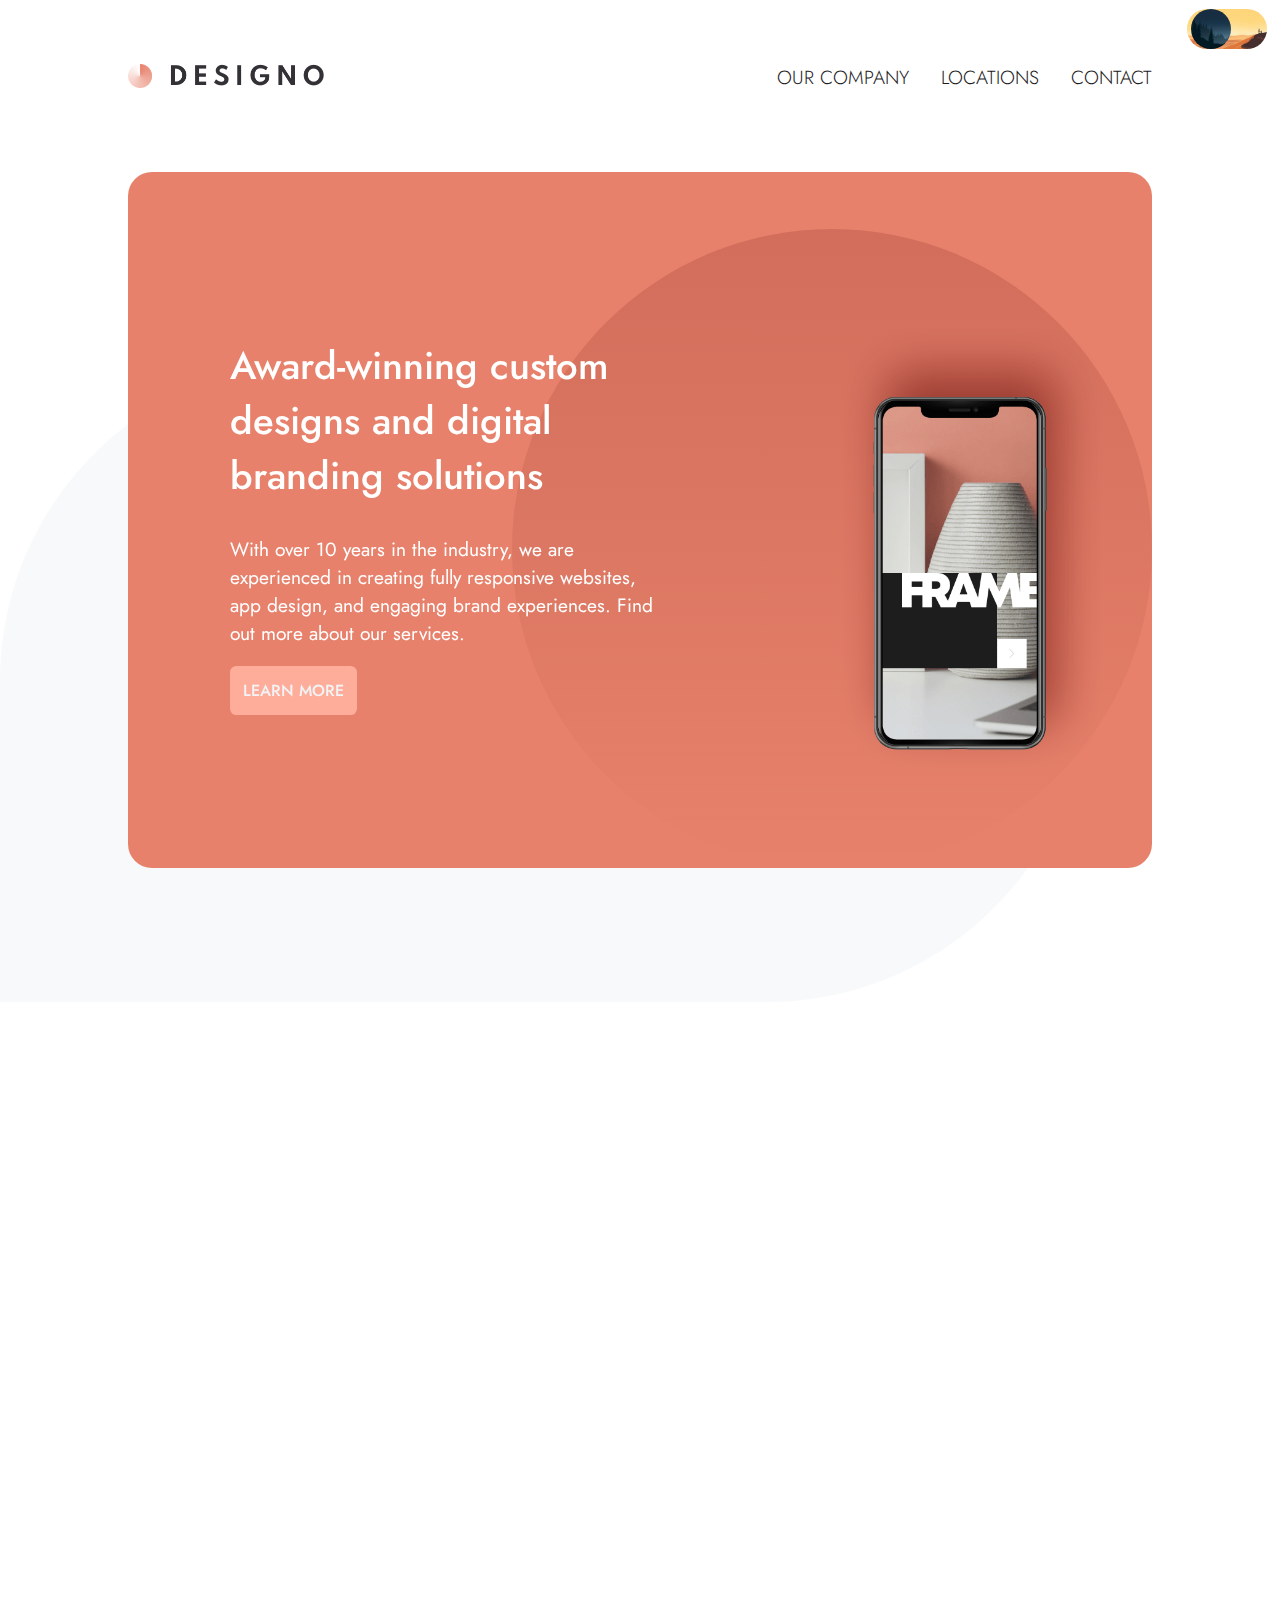
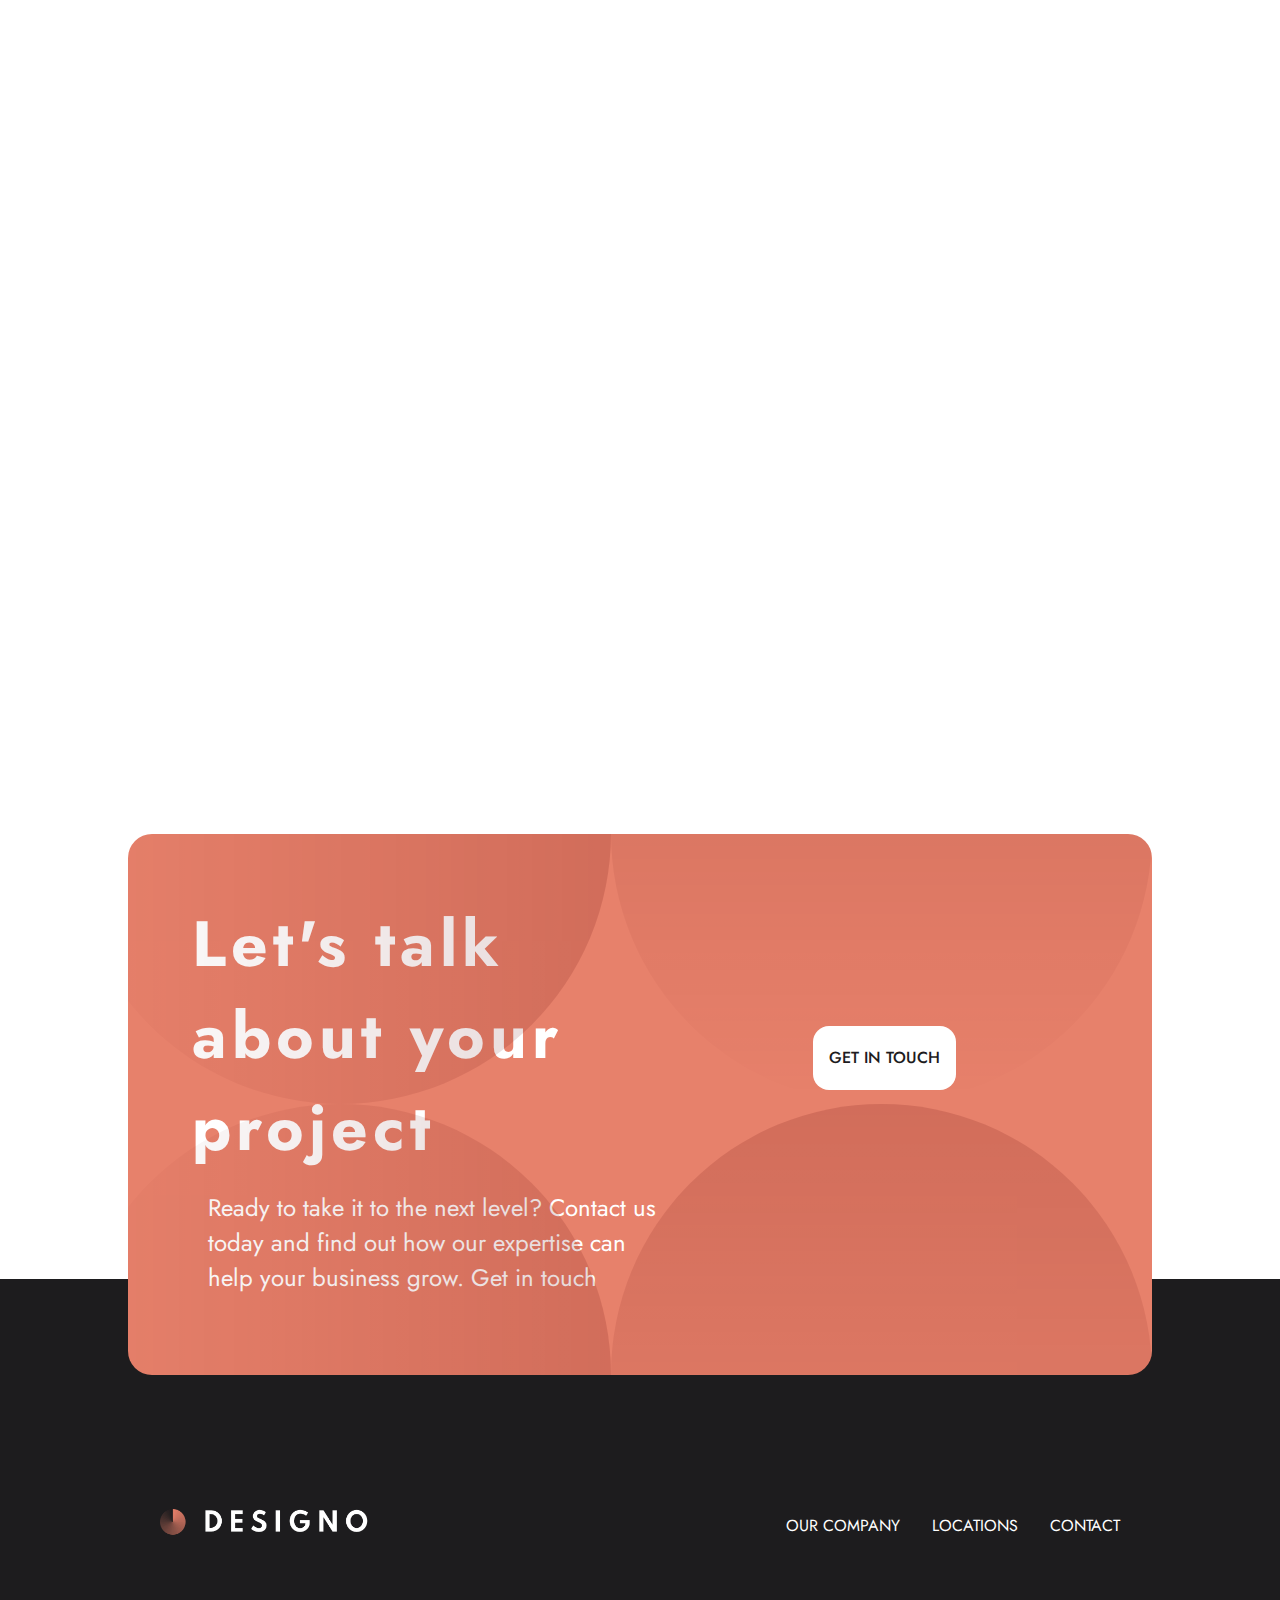
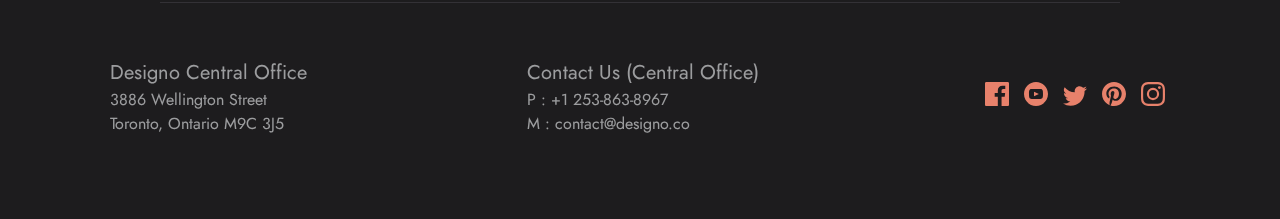
<file: index.html>
<!DOCTYPE html>
<html lang="en">
  <head>
    <meta charset="UTF-8" />
    <meta name="viewport" content="width=device-width, initial-scale=1.0" />
    <link
      rel="stylesheet"
      href="https://cdnjs.cloudflare.com/ajax/libs/font-awesome/6.2.0/css/all.min.css"
      integrity="sha512-xh6O/CkQoPOWDdYTDqeRdPCVd1SpvCA9XXcUnZS2FmJNp1coAFzvtCN9BmamE+4aHK8yyUHUSCcJHgXloTyT2A=="
      crossorigin="anonymous"
      referrerpolicy="no-referrer"
    />

    <link rel="stylesheet" href="./css/style.css" />
    <script defer src="./js/transition.js"></script>
    <title>Designo Agency</title>
  </head>
  <body>
    <!--! Navbar  -->
    <nav>
      <img
        class="navLogo"
        src="./assets/shared/desktop/logo-dark.png"
        alt="nav-logo"
      />
      <ul id="">
        <li><a href="./html/about.html" id="light">OUR COMPANY</a></li>
        <li><a id="light" href="./html/locations.html">LOCATIONS</a></li>
        <li><a id="light" href="./html/contact.html">CONTACT</a></li>
      </ul>

      <div class="mobileContainer">
        <i class="fa-solid fa-bars navMobileMenu"></i>
        <ul class="mobileUL">
          <li><a href="./html/about.html" id="light">OUR COMPANY</a></li>
          <li><a id="light" href="./html/locations.html">LOCATIONS</a></li>
          <li><a id="light" href="./html/contact.html">CONTACT</a></li>
        </ul>
      </div>
    </nav>
    <div class="lightModeContainer">
      <input id="btn" type="checkbox" />
      <label for="btn" for="btn2" class="cont"></label>
    </div>
    <!--! Hero -->
    <div class="hero hidden">
      <div class="heroText">
        <h2>Award-winning custom designs and digital branding solutions</h2>
        <p id="anan">
          With over 10 years in the industry, we are experienced in creating
          fully responsive websites, app design, and engaging brand experiences.
          Find out more about our services.
        </p>
        <a href="./html/about.html">LEARN MORE</a>
      </div>
      <div class="heroImage">
        <img
          src="./assets/home/desktop/image-hero-phone.png"
          alt="heroHome"
          class="heroPhone"
        />
      </div>
    </div>

    <!--? Bg Pattern  -->
    <img
      class="FirstLeafPattern"
      src="./assets/shared/desktop/bg-pattern-leaf.svg"
      alt="leaf"
    />
    <!--? Bg Pattern  -->
    <!--! Design  -->
    <div class="design hidden">
      <div class="webDesign">
        <h2>WEB DESIGN</h2>
        <h3><a href="./html/web-design.html">VIEW PROJECTS</a></h3>
      </div>
      <div class="secondDesignContainer">
        <div class="appDesign">
          <h2>APP DESIGN</h2>
          <h3><a href="./html/app-design.html">VIEW PROJECTS</a></h3>
        </div>
        <div class="graphicDesign">
          <h2>GRAPHIC DESIGN</h2>
          <h3><a href="./html/graphic-design.html">VIEW PROJECTS</a></h3>
        </div>
      </div>
    </div>

    <!--! Team  -->
    <div class="team hidden">
      <div class="teamContainer teamFirst">
        <div class="teamImage">
          <img
            src="./assets//home/desktop/illustration-resourceful.svg"
            alt="resourceful"
          />
        </div>
        <div>
          <h2 id="light">PASSIONATE</h2>
          <p id="light">
            Each project starts with an in-depth brand research to ensure we
            only create products that serve a purpose. We merge art, design, and
            technology into exciting new solutions.
          </p>
        </div>
      </div>
      <div class="teamContainer teamSecond">
        <div class="teamImage">
          <img
            src="./assets//home/desktop/illustration-passionate.svg"
            alt="passionate"
          />
        </div>
        <div>
          <h2 id="light">RESOURCEFUL</h2>
          <p id="light">
            Everything that we do has a strategic purpose. We use an agile
            approach in all of our projects and value customer collaboration. It
            guarantees superior results that fulfill our clients’ needs.
          </p>
        </div>
      </div>

      <div class="teamContainer teamThird">
        <div class="teamImage">
          <img
            src="./assets//home/desktop/illustration-friendly.svg"
            alt="friendly"
          />
        </div>
        <div>
          <h2 id="light">FRIENDLY</h2>
          <p id="light">
            We are a group of enthusiastic folks who know how to put people
            first. Our success depends on our customers, and we strive to give
            them the best experience a company can provide.
          </p>
        </div>
      </div>
      <!--? Bg Pattern  -->
      <img
        class="SecondLeafPattern"
        src="./assets/shared/desktop/bg-pattern-leaf.svg"
        alt="leaf"
      />
      <!--? Bg Pattern  -->
    </div>

    <!--! Contact  -->
    <div class="contact">
      <div class="contactText">
        <h2>Let's talk about your project</h2>
        <p>
          Ready to take it to the next level? Contact us today and find out how
          our expertise can help your business grow. Get in touch
        </p>
      </div>
      <img
        class="pattern"
        src="./assets/shared/desktop/bg-pattern-call-to-action.svg"
        alt="pattern"
      />
      <div class="contactLeft">
        <button class="contactBtn">
          <a href="./html/contact.html">GET IN TOUCH</a>
        </button>
      </div>
    </div>
    <!--! Footer  -->
    <footer>
      <div class="footerTop">
        <img src="./assets/shared/desktop/logo-light.png" alt="logo" />
        <ul>
          <li><a href="./html/about.html" id="light">OUR COMPANY</a></li>
          <li><a id="light" href="./html/locations.html">LOCATIONS</a></li>
          <li><a id="light" href="./html/contact.html">CONTACT</a></li>
        </ul>
      </div>
      <div class="footerBottom">
        <ul>
          <li>Designo Central Office</li>
          <li>3886 Wellington Street</li>
          <li>Toronto, Ontario M9C 3J5</li>
        </ul>
        <ul>
          <li>Contact Us (Central Office)</li>
          <li>P : +1 253-863-8967</li>
          <li>M : contact@designo.co</li>
        </ul>
        <div class="footerIcons">
          <img src="./assets/shared/desktop/icon-facebook.svg" alt="fb" />
          <img src="./assets/shared/desktop/icon-youtube.svg" alt="yt" />
          <img src="./assets/shared/desktop/icon-twitter.svg" alt="tw" />
          <img src="./assets/shared/desktop/icon-pinterest.svg" alt="pin" />
          <img src="./assets/shared/desktop/icon-instagram.svg" alt="ins" />
        </div>
      </div>
    </footer>

    <script src="./js/home.js"></script>
  </body>
</html>
</file>
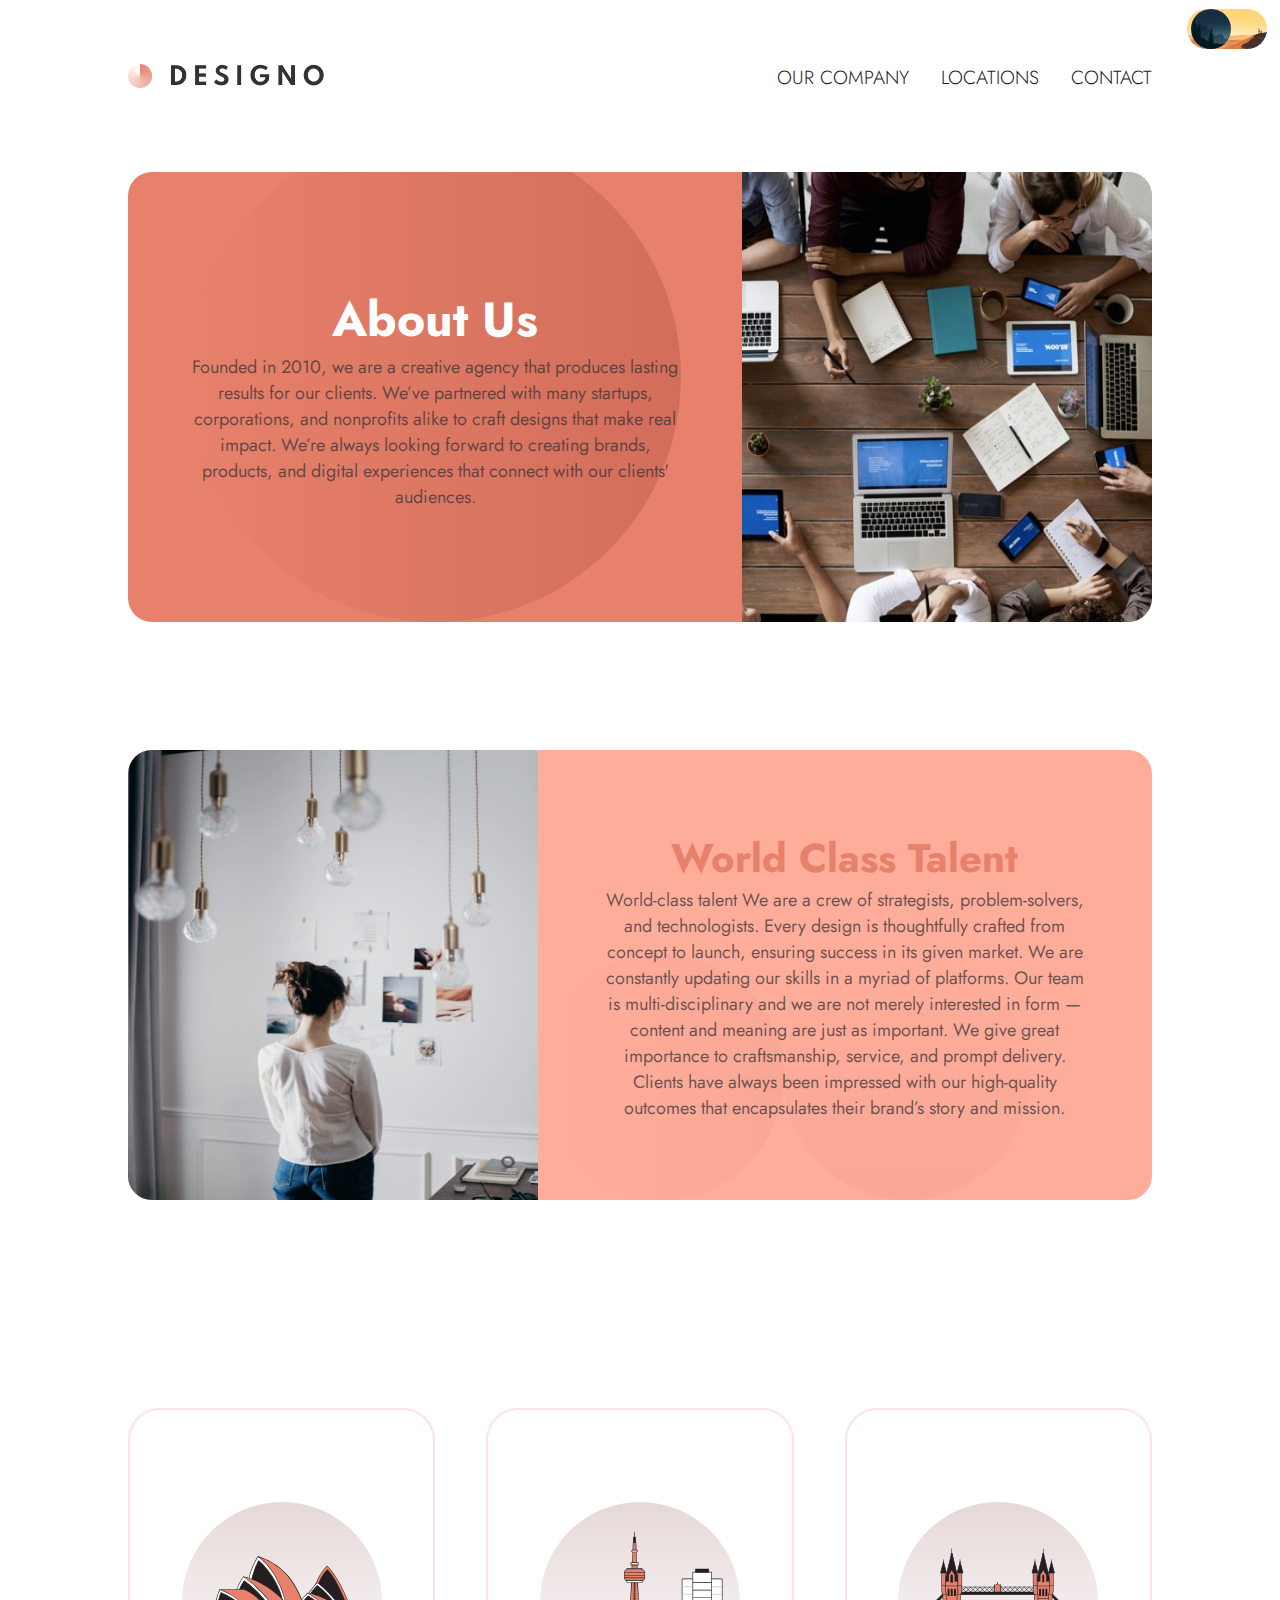
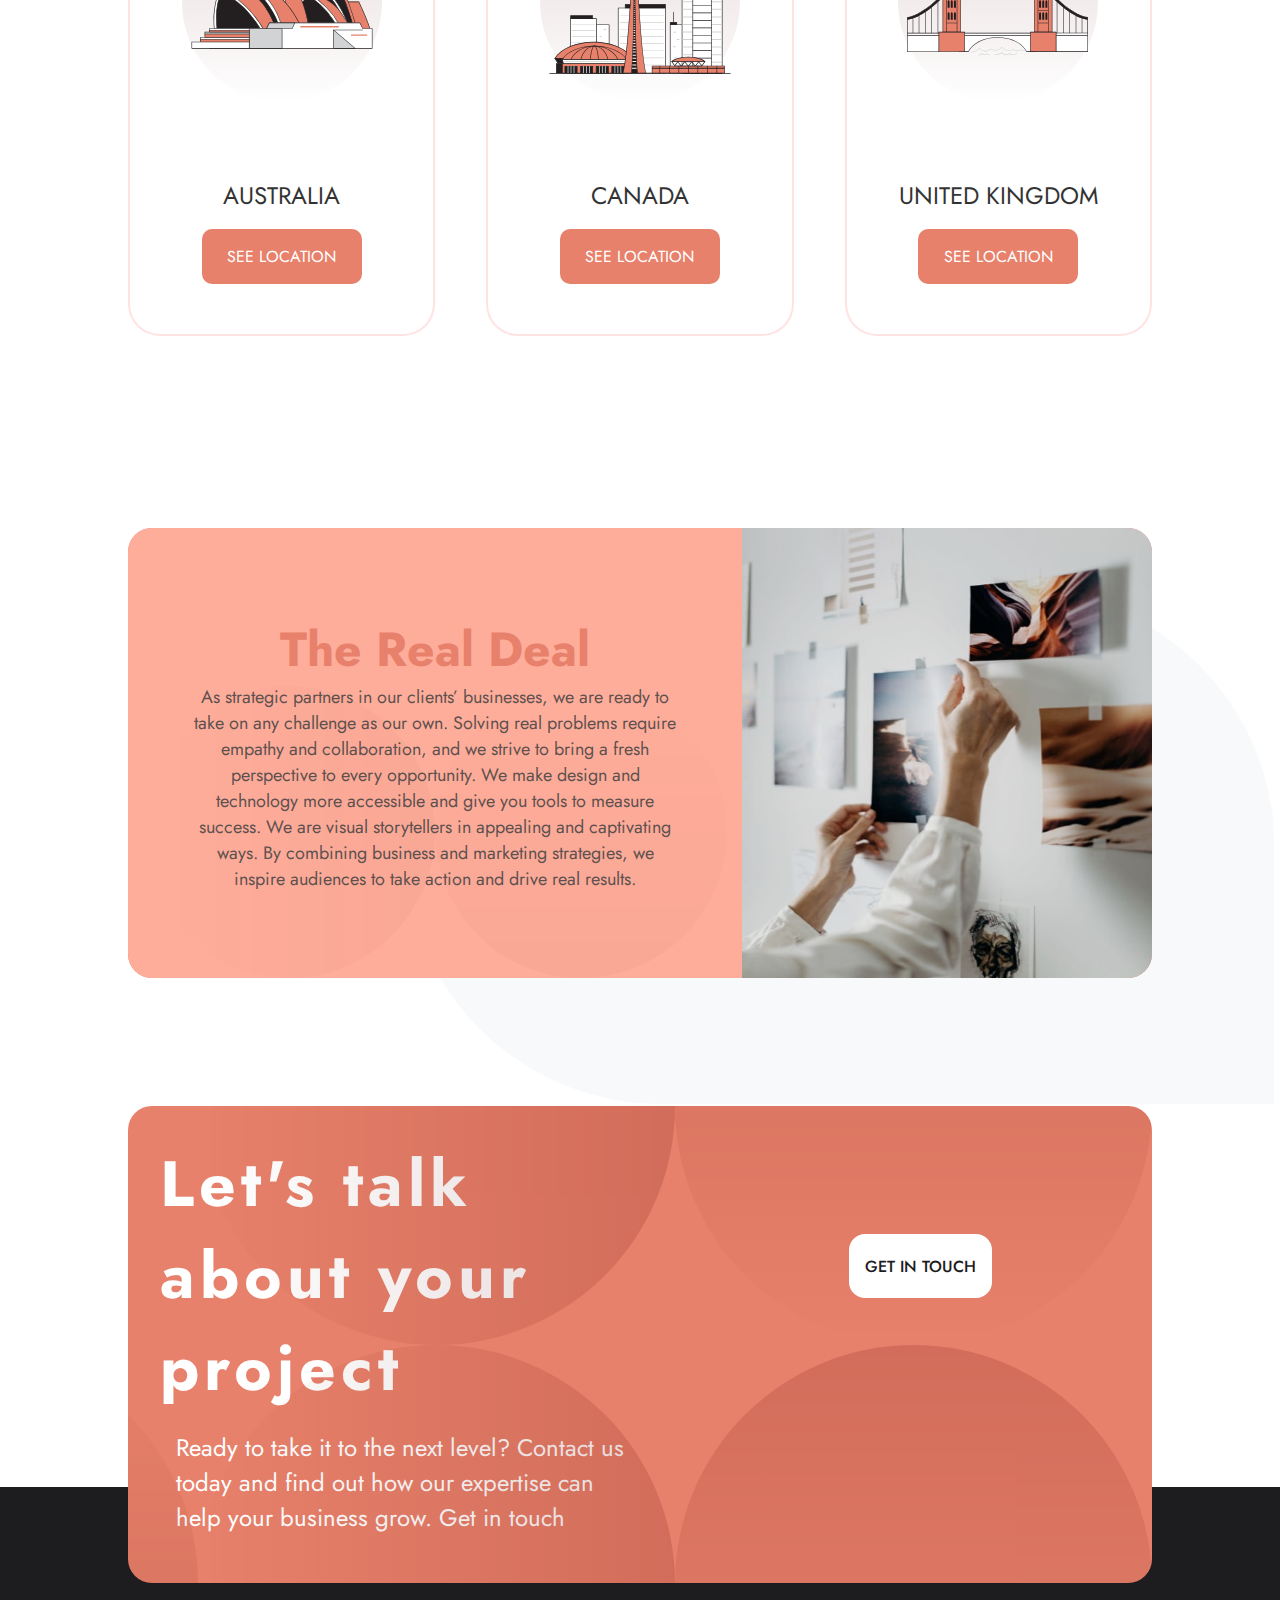
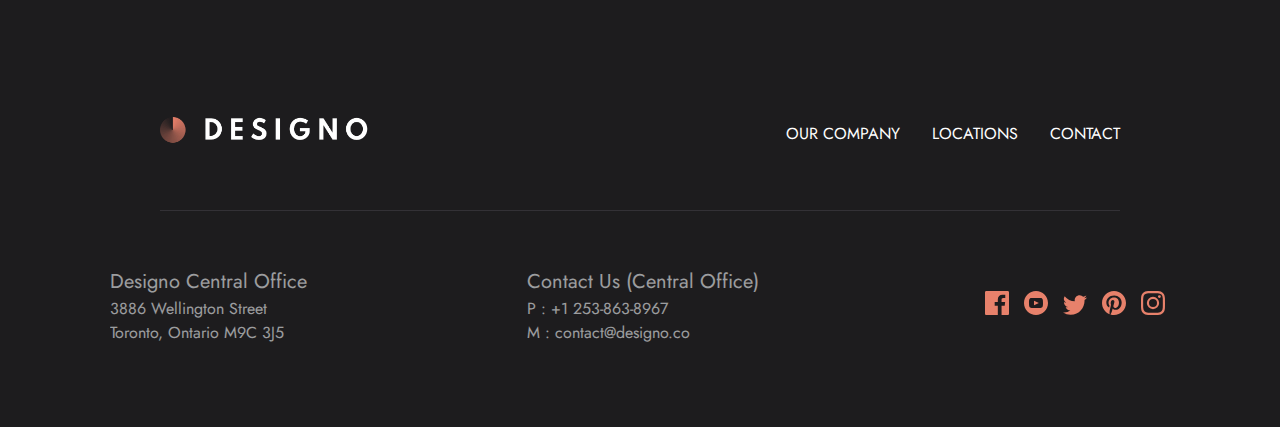
<file: about.html>
<!DOCTYPE html>
<html lang="en">
  <head>
    <meta charset="UTF-8" />
    <meta name="viewport" content="width=device-width, initial-scale=1.0" />
    <link
      rel="stylesheet"
      href="https://cdnjs.cloudflare.com/ajax/libs/font-awesome/6.2.0/css/all.min.css"
      integrity="sha512-xh6O/CkQoPOWDdYTDqeRdPCVd1SpvCA9XXcUnZS2FmJNp1coAFzvtCN9BmamE+4aHK8yyUHUSCcJHgXloTyT2A=="
      crossorigin="anonymous"
      referrerpolicy="no-referrer"
    />

    <link rel="stylesheet" href="./css/about.css" />
    <title>Designo Agency</title>
  </head>
  <body>
    <!--! Navbar  -->
    <nav>
      <img
        class="navLogo"
        src="./assets/shared/desktop/logo-dark.png"
        alt="nav-logo"
      />
      <ul id="c">
        <li><a href="./index.html" id="light">OUR COMPANY</a></li>
        <li><a id="light" href="./locations.html">LOCATIONS</a></li>
        <li><a id="light" href="./contact.html">CONTACT</a></li>
      </ul>

      <div class="mobileContainer">
        <i class="fa-solid fa-bars navMobileMenu"></i>
        <ul class="mobileUL">
          <li><a href="./index.html" id="light">OUR COMPANY</a></li>
          <li><a id="light" href="./locations.html">LOCATIONS</a></li>
          <li><a id="light" href="./contact.html">CONTACT</a></li>
        </ul>
      </div>
    </nav>
    <div class="lightModeContainer">
      <input id="btn" type="checkbox" />
      <label for="btn" for="btn2" class="cont"></label>
    </div>
    <!-- ! Hero -->
    <div class="hero">
      <div class="heroText" id="heroText">
        <h2>About Us</h2>
        <p>
          Founded in 2010, we are a creative agency that produces lasting
          results for our clients. We’ve partnered with many startups,
          corporations, and nonprofits alike to craft designs that make real
          impact. We’re always looking forward to creating brands, products, and
          digital experiences that connect with our clients' audiences.
        </p>
      </div>

      <div class="heroImage" id="heroImage">
        <img
          src="./assets/about/desktop/image-about-hero.jpg"
          alt="about hero"
        />
      </div>
    </div>
    <!-- ! Second Hero -->
    <div class="hero secondHero">
      <div class="heroText" id="heroText">
        <h2>World Class Talent</h2>
        <p>
          World-class talent We are a crew of strategists, problem-solvers, and
          technologists. Every design is thoughtfully crafted from concept to
          launch, ensuring success in its given market. We are constantly
          updating our skills in a myriad of platforms. Our team is
          multi-disciplinary and we are not merely interested in form — content
          and meaning are just as important. We give great importance to
          craftsmanship, service, and prompt delivery. Clients have always been
          impressed with our high-quality outcomes that encapsulates their
          brand’s story and mission.
        </p>
      </div>

      <div class="heroImage" id="heroImage">
        <img
          src="./assets/about/desktop/image-world-class-talent.jpg"
          alt="about hero"
        />
      </div>
    </div>

    <!--! Locations  -->
    <div class="team">
      <div class="teamContainer teamFirst">
        <div class="teamImage">
          <img
            src="./assets/shared/desktop/illustration-australia.svg"
            alt="resourceful"
          />
        </div>
        <div>
          <h2>AUSTRALIA</h2>
        </div>
        <div>
          <button class="locationBtn">
            <a href="./locations.html">SEE LOCATION</a>
          </button>
        </div>
      </div>
      <div class="teamContainer teamSecond">
        <div class="teamImage">
          <img
            src="./assets/shared/desktop/illustration-canada.svg"
            alt="passionate"
          />
        </div>
        <div>
          <h2>CANADA</h2>
        </div>
        <div>
          <button class="locationBtn">
            <a href="./locations.html">SEE LOCATION</a>
          </button>
        </div>
      </div>

      <div class="teamContainer teamThird">
        <div class="teamImage">
          <img
            src="./assets/shared/desktop/illustration-united-kingdom.svg"
            alt="friendly"
          />
        </div>
        <div>
          <h2>UNITED KINGDOM</h2>
        </div>
        <div>
          <button class="locationBtn">
            <a href="./locations.html">SEE LOCATION</a>
          </button>
        </div>
      </div>
      <!--? Bg Pattern  -->
      <img
        class="SecondLeafPattern"
        src="./assets/shared/desktop/bg-pattern-leaf.svg"
        alt="leaf"
      />
      <!--? Bg Pattern  -->
    </div>
    <!-- ! Real Deal -->
    <div class="hero" id="realDeal">
      <div class="heroText realDealText" id="heroText">
        <h2>The Real Deal</h2>
        <p>
          As strategic partners in our clients’ businesses, we are ready to take
          on any challenge as our own. Solving real problems require empathy and
          collaboration, and we strive to bring a fresh perspective to every
          opportunity. We make design and technology more accessible and give
          you tools to measure success. We are visual storytellers in appealing
          and captivating ways. By combining business and marketing strategies,
          we inspire audiences to take action and drive real results.
        </p>
      </div>

      <div class="realDeal heroImage">
        <img
          src="./assets/about/desktop/image-real-deal.jpg"
          alt="about hero"
        />
      </div>
    </div>

    <!--! Contact  -->
    <div class="contact">
      <div class="contactText">
        <h2>Let's talk about your project</h2>
        <p>
          Ready to take it to the next level? Contact us today and find out how
          our expertise can help your business grow. Get in touch
        </p>
      </div>
      <img
        class="pattern"
        src="./assets/shared/desktop/bg-pattern-call-to-action.svg"
        alt="pattern"
      />
      <div class="contactLeft">
        <button class="contactBtn">
          <a href="./contact.html">GET IN TOUCH</a>
        </button>
      </div>
    </div>
    <!--! Footer  -->
    <footer>
      <div class="footerTop">
        <img src="./assets/shared/desktop/logo-light.png" alt="logo" />
        <ul>
          <li><a href="./index.html" id="light">OUR COMPANY</a></li>
          <li><a id="light" href="./locations.html">LOCATIONS</a></li>
          <li><a id="light" href="./contact.html">CONTACT</a></li>
        </ul>
      </div>
      <div class="footerBottom">
        <ul>
          <li>Designo Central Office</li>
          <li>3886 Wellington Street</li>
          <li>Toronto, Ontario M9C 3J5</li>
        </ul>
        <ul>
          <li>Contact Us (Central Office)</li>
          <li>P : +1 253-863-8967</li>
          <li>M : contact@designo.co</li>
        </ul>
        <div class="footerIcons">
          <img src="./assets/shared/desktop/icon-facebook.svg" alt="fb" />
          <img src="./assets/shared/desktop/icon-youtube.svg" alt="yt" />
          <img src="./assets/shared/desktop/icon-twitter.svg" alt="tw" />
          <img src="./assets/shared/desktop/icon-pinterest.svg" alt="pin" />
          <img src="./assets/shared/desktop/icon-instagram.svg" alt="ins" />
        </div>
      </div>
    </footer>

    <script src="./js/home.js"></script>
  </body>
</html>
</file>
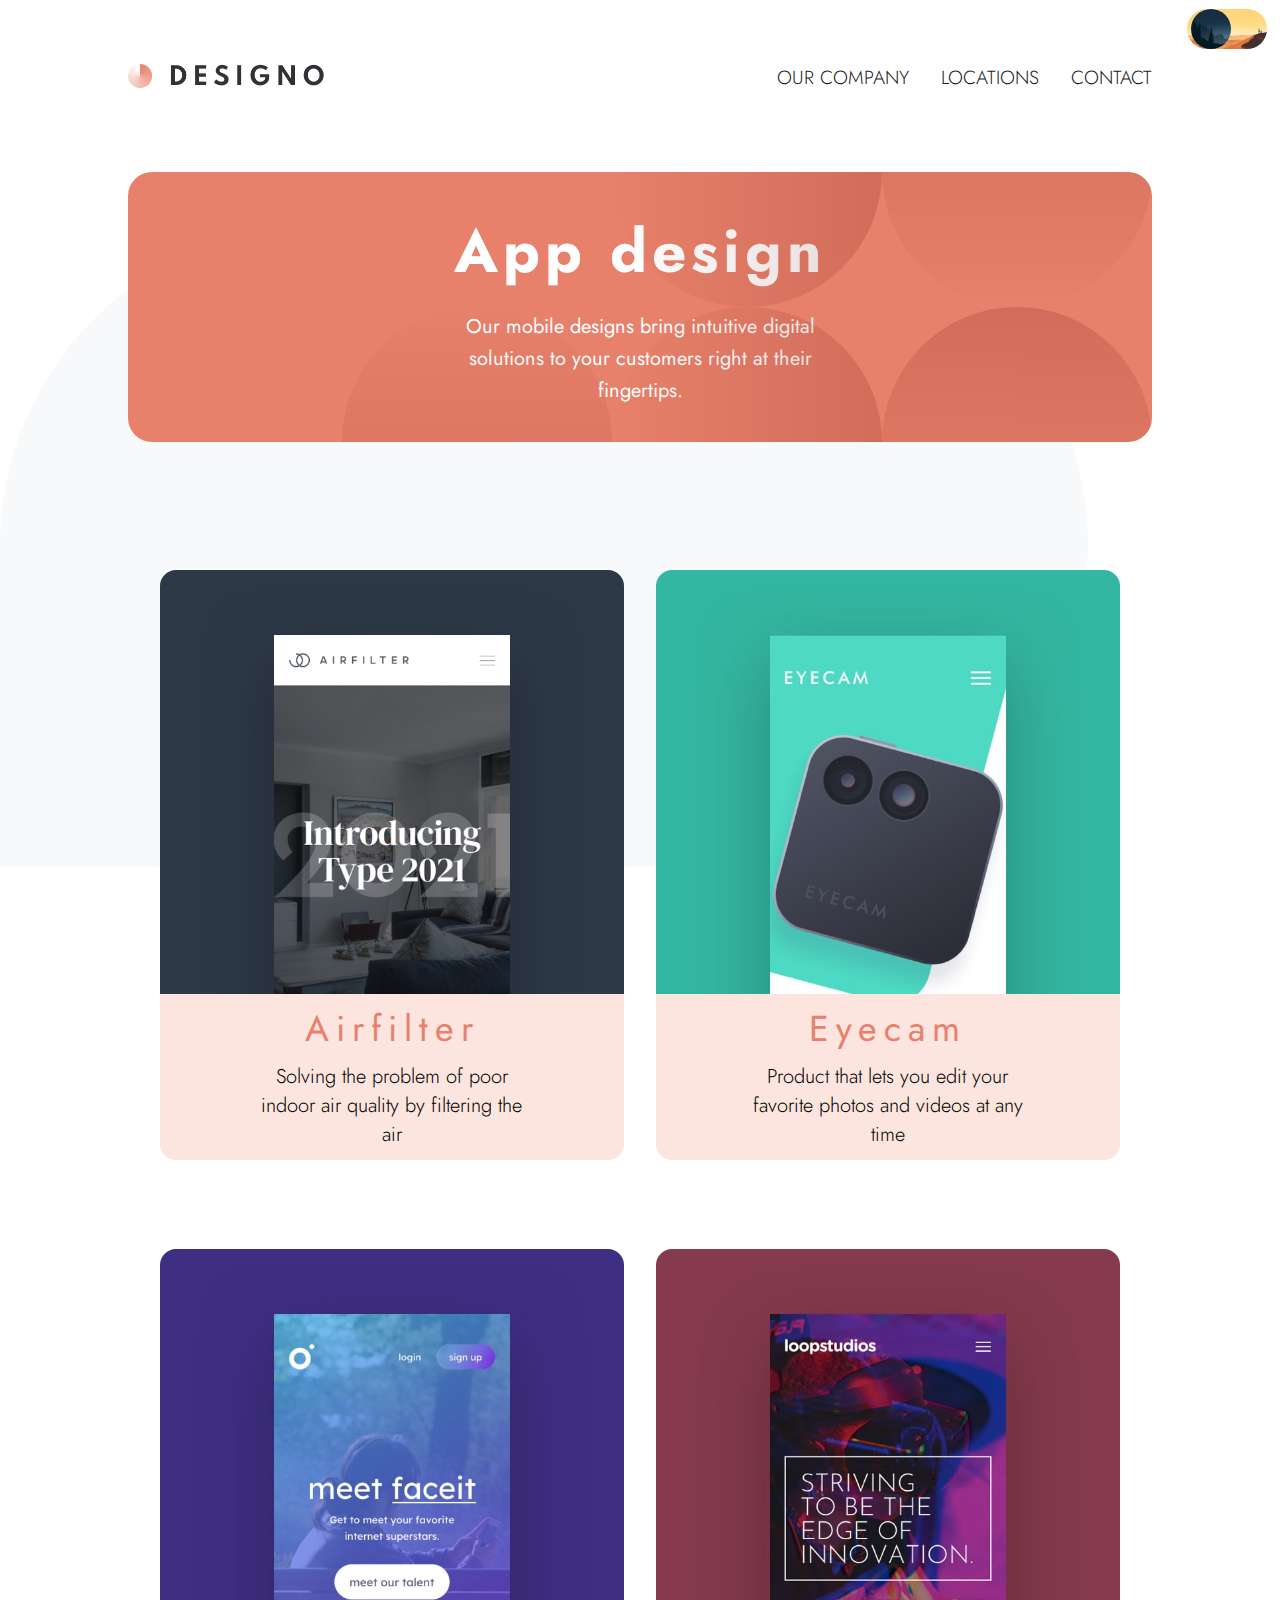
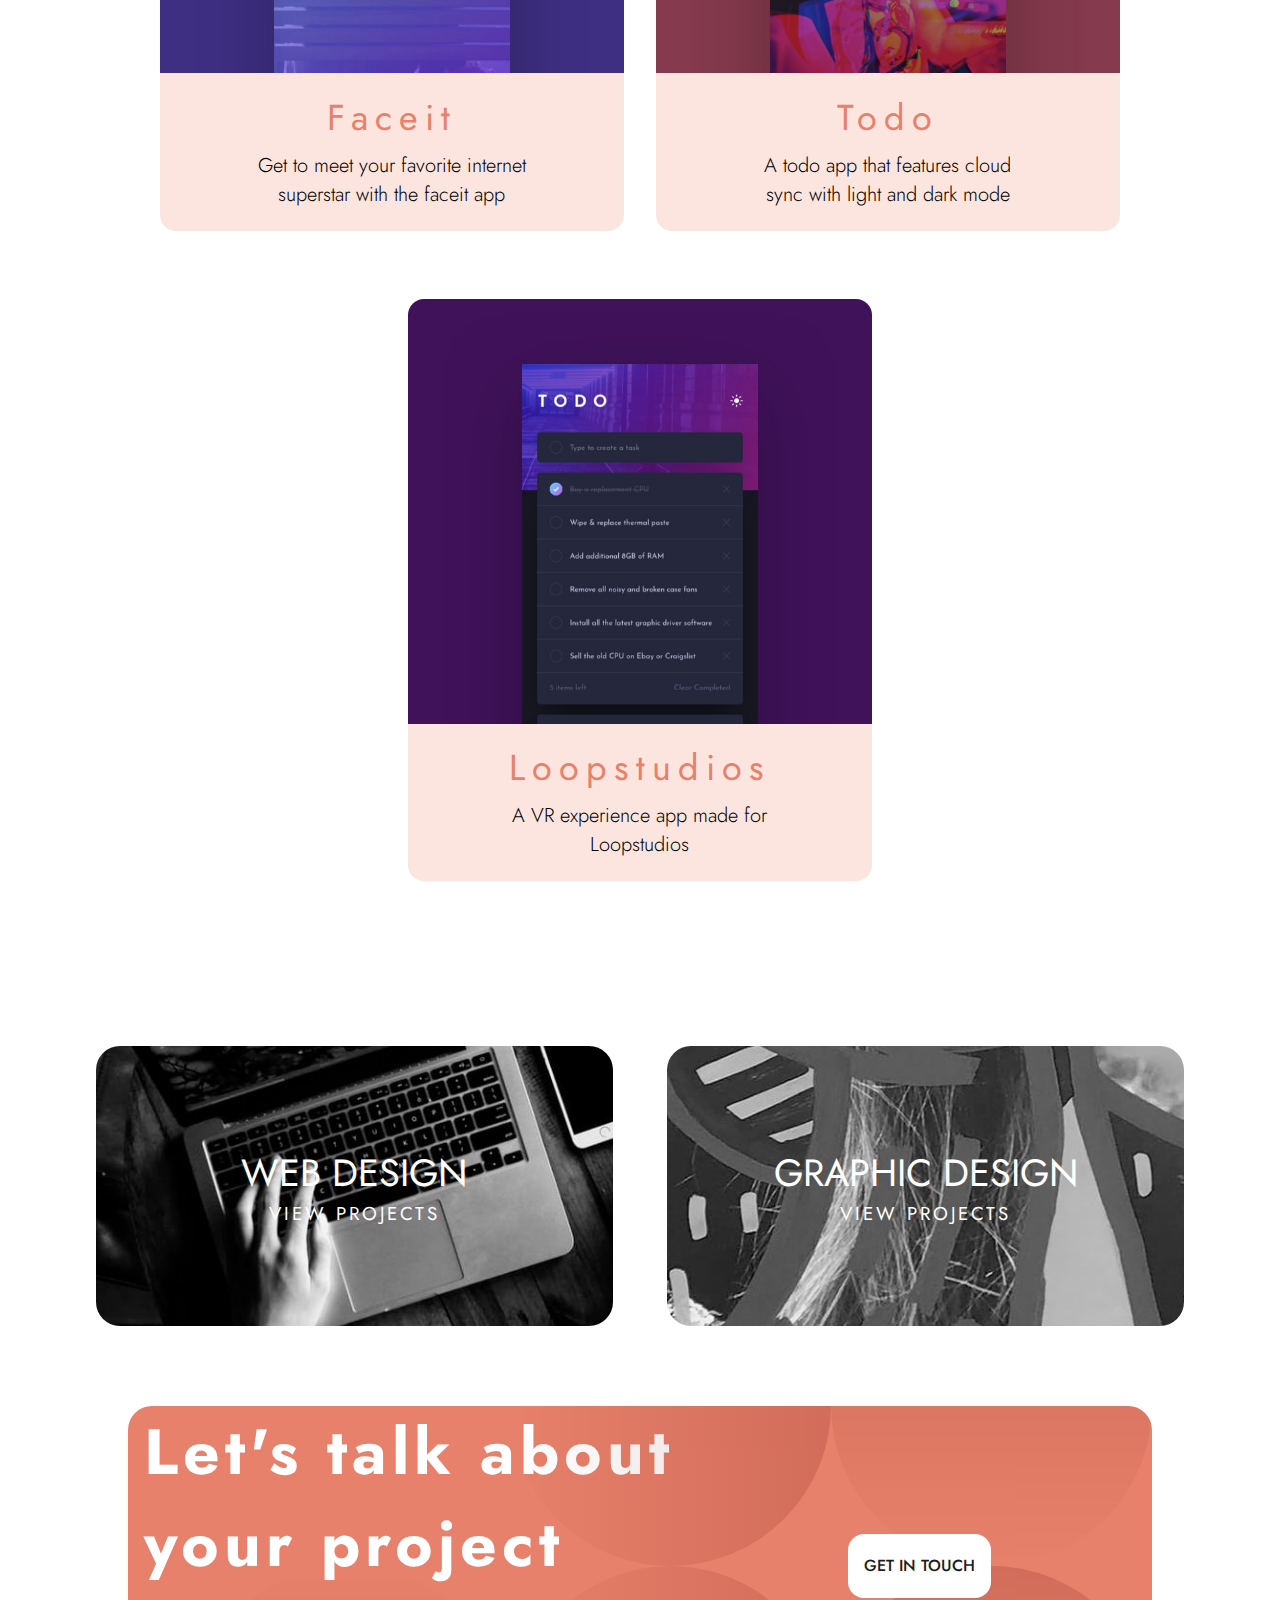
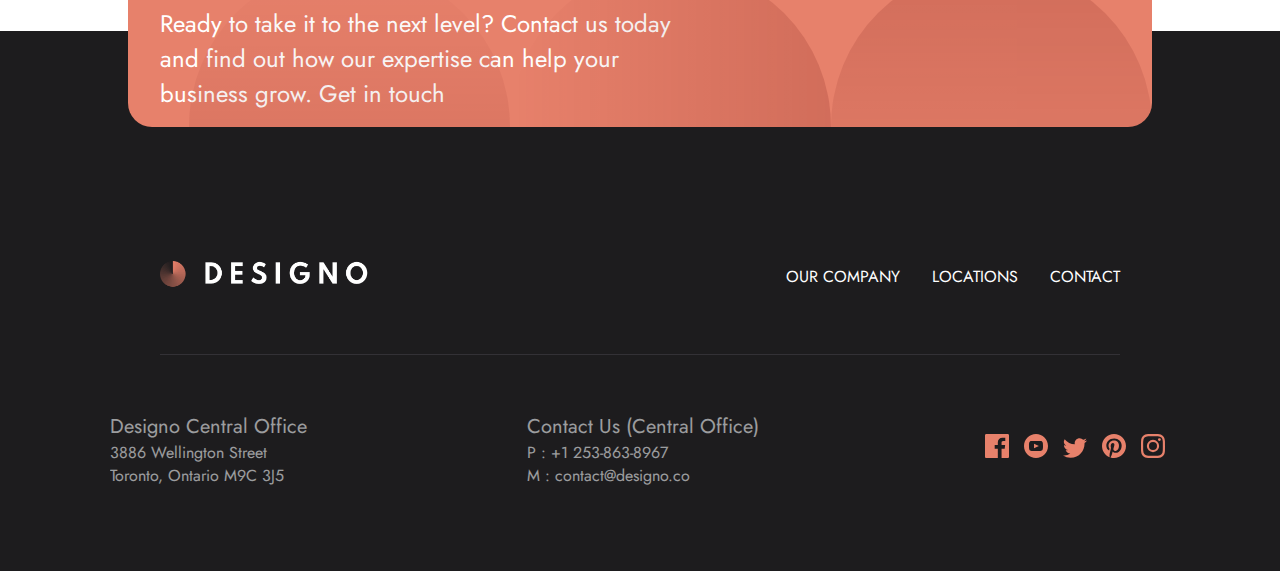
<file: app-design.html>
<!DOCTYPE html>
<html lang="en">
  <head>
    <meta charset="UTF-8" />
    <meta name="viewport" content="width=device-width, initial-scale=1.0" />

    <title>Frontend Mentor</title>
  </head>
  <body>
    <!DOCTYPE html>
    <html lang="en">
      <head>
        <meta charset="UTF-8" />
        <meta name="viewport" content="width=device-width, initial-scale=1.0" />
        <link
          rel="stylesheet"
          href="https://cdnjs.cloudflare.com/ajax/libs/font-awesome/6.2.0/css/all.min.css"
          integrity="sha512-xh6O/CkQoPOWDdYTDqeRdPCVd1SpvCA9XXcUnZS2FmJNp1coAFzvtCN9BmamE+4aHK8yyUHUSCcJHgXloTyT2A=="
          crossorigin="anonymous"
          referrerpolicy="no-referrer"
        />

        <link rel="stylesheet" href="./css/appDesign.css" />
        <title>Designo Agency</title>
      </head>
      <body>
        <!--! Navbar  -->
        <nav>
          <img
            class="navLogo"
            src="./assets/shared/desktop/logo-dark.png"
            alt="nav-logo"
          />
          <ul id="c">
            <li><a href="./index.html" id="light">OUR COMPANY</a></li>
            <li><a id="light" href="./locations.html">LOCATIONS</a></li>
            <li><a id="light" href="./contact.html">CONTACT</a></li>
          </ul>

          <div class="mobileContainer">
            <i class="fa-solid fa-bars navMobileMenu"></i>
            <ul class="mobileUL">
              <li><a href="./index.html" id="light">OUR COMPANY</a></li>
              <li><a id="light" href="./locations.html">LOCATIONS</a></li>
              <li><a id="light" href="./contact.html">CONTACT</a></li>
            </ul>
          </div>
        </nav>
        <div class="lightModeContainer">
          <input id="btn" type="checkbox" />
          <label for="btn" for="btn2" class="cont"></label>
        </div>

        <!--! Hero  -->
        <div class="hero">
          <div class="heroText">
            <div>
              <h2>App design</h2>
              <p>
                Our mobile designs bring intuitive digital solutions to your
                customers right at their fingertips.
              </p>
            </div>
          </div>
          <img
            class="pattern"
            src="./assets/shared/desktop/bg-pattern-call-to-action.svg"
            alt="pattern"
          />
        </div>

        <!--? Bg Pattern  -->
        <img
          class="FirstLeafPattern"
          src="./assets/shared/desktop/bg-pattern-leaf.svg"
          alt="leaf"
        />
        <!--? Bg Pattern  -->

        <!--! Projects  -->
        <div class="projects">
          <div class="projectBox">
            <img src="./assets/app-design/desktop/image-airfilter.jpg" />
            <div class="projectText">
              <h2>Airfilter</h2>
              <p>
                Solving the problem of poor indoor air quality by filtering the
                air
              </p>
            </div>
          </div>
          <div class="projectBox">
            <img src="./assets/app-design/desktop/image-eyecam.jpg" />
            <div class="projectText">
              <h2>Eyecam</h2>
              <p>
                Product that lets you edit your favorite photos and videos at
                any time
              </p>
            </div>
          </div>
          <div class="projectBox">
            <img src="./assets/app-design/desktop/image-faceit.jpg" />
            <div class="projectText">
              <h2>Faceit</h2>
              <p>
                Get to meet your favorite internet superstar with the faceit app
              </p>
            </div>
          </div>
          <div class="projectBox">
            <img src="./assets/app-design/desktop/image-loopstudios.jpg" />
            <div class="projectText">
              <h2>Todo</h2>
              <p>
                A todo app that features cloud sync with light and dark mode
              </p>
            </div>
          </div>
          <div class="projectBox">
            <img src="./assets/app-design/desktop/image-todo.jpg" />
            <div class="projectText">
              <h2>Loopstudios</h2>
              <p>A VR experience app made for Loopstudios</p>
            </div>
          </div>
        </div>
        <!--! Design  -->
        <div class="design">
          <div class="appDesign">
            <h2>WEB DESIGN</h2>
            <h3>VIEW PROJECTS</h3>
          </div>
          <div class="graphicDesign">
            <h2>GRAPHIC DESIGN</h2>
            <h3>VIEW PROJECTS</h3>
          </div>
        </div>

        <!--! Contact  -->
        <div class="contact">
          <div class="contactText">
            <h2>Let's talk about your project</h2>
            <p>
              Ready to take it to the next level? Contact us today and find out
              how our expertise can help your business grow. Get in touch
            </p>
          </div>
          <img
            class="pattern"
            src="./assets/shared/desktop/bg-pattern-call-to-action.svg"
            alt="pattern"
          />
          <div class="contactLeft">
            <button class="contactBtn">
              <a href="./contact.html">GET IN TOUCH</a>
            </button>
          </div>
        </div>
        <!--! Footer  -->
        <footer>
          <div class="footerTop">
            <img src="./assets/shared/desktop/logo-light.png" alt="logo" />
            <ul>
              <li><a href="./index.html" id="light">OUR COMPANY</a></li>
              <li><a id="light" href="./locations.html">LOCATIONS</a></li>
              <li><a id="light" href="./contact.html">CONTACT</a></li>
            </ul>
          </div>
          <div class="footerBottom">
            <ul>
              <li>Designo Central Office</li>
              <li>3886 Wellington Street</li>
              <li>Toronto, Ontario M9C 3J5</li>
            </ul>
            <ul>
              <li>Contact Us (Central Office)</li>
              <li>P : +1 253-863-8967</li>
              <li>M : contact@designo.co</li>
            </ul>
            <div class="footerIcons">
              <img src="./assets/shared/desktop/icon-facebook.svg" alt="fb" />
              <img src="./assets/shared/desktop/icon-youtube.svg" alt="yt" />
              <img src="./assets/shared/desktop/icon-twitter.svg" alt="tw" />
              <img src="./assets/shared/desktop/icon-pinterest.svg" alt="pin" />
              <img src="./assets/shared/desktop/icon-instagram.svg" alt="ins" />
            </div>
          </div>
        </footer>

        <script src="./js/home.js"></script>
      </body>
    </html>
  </body>
</html>
</file>
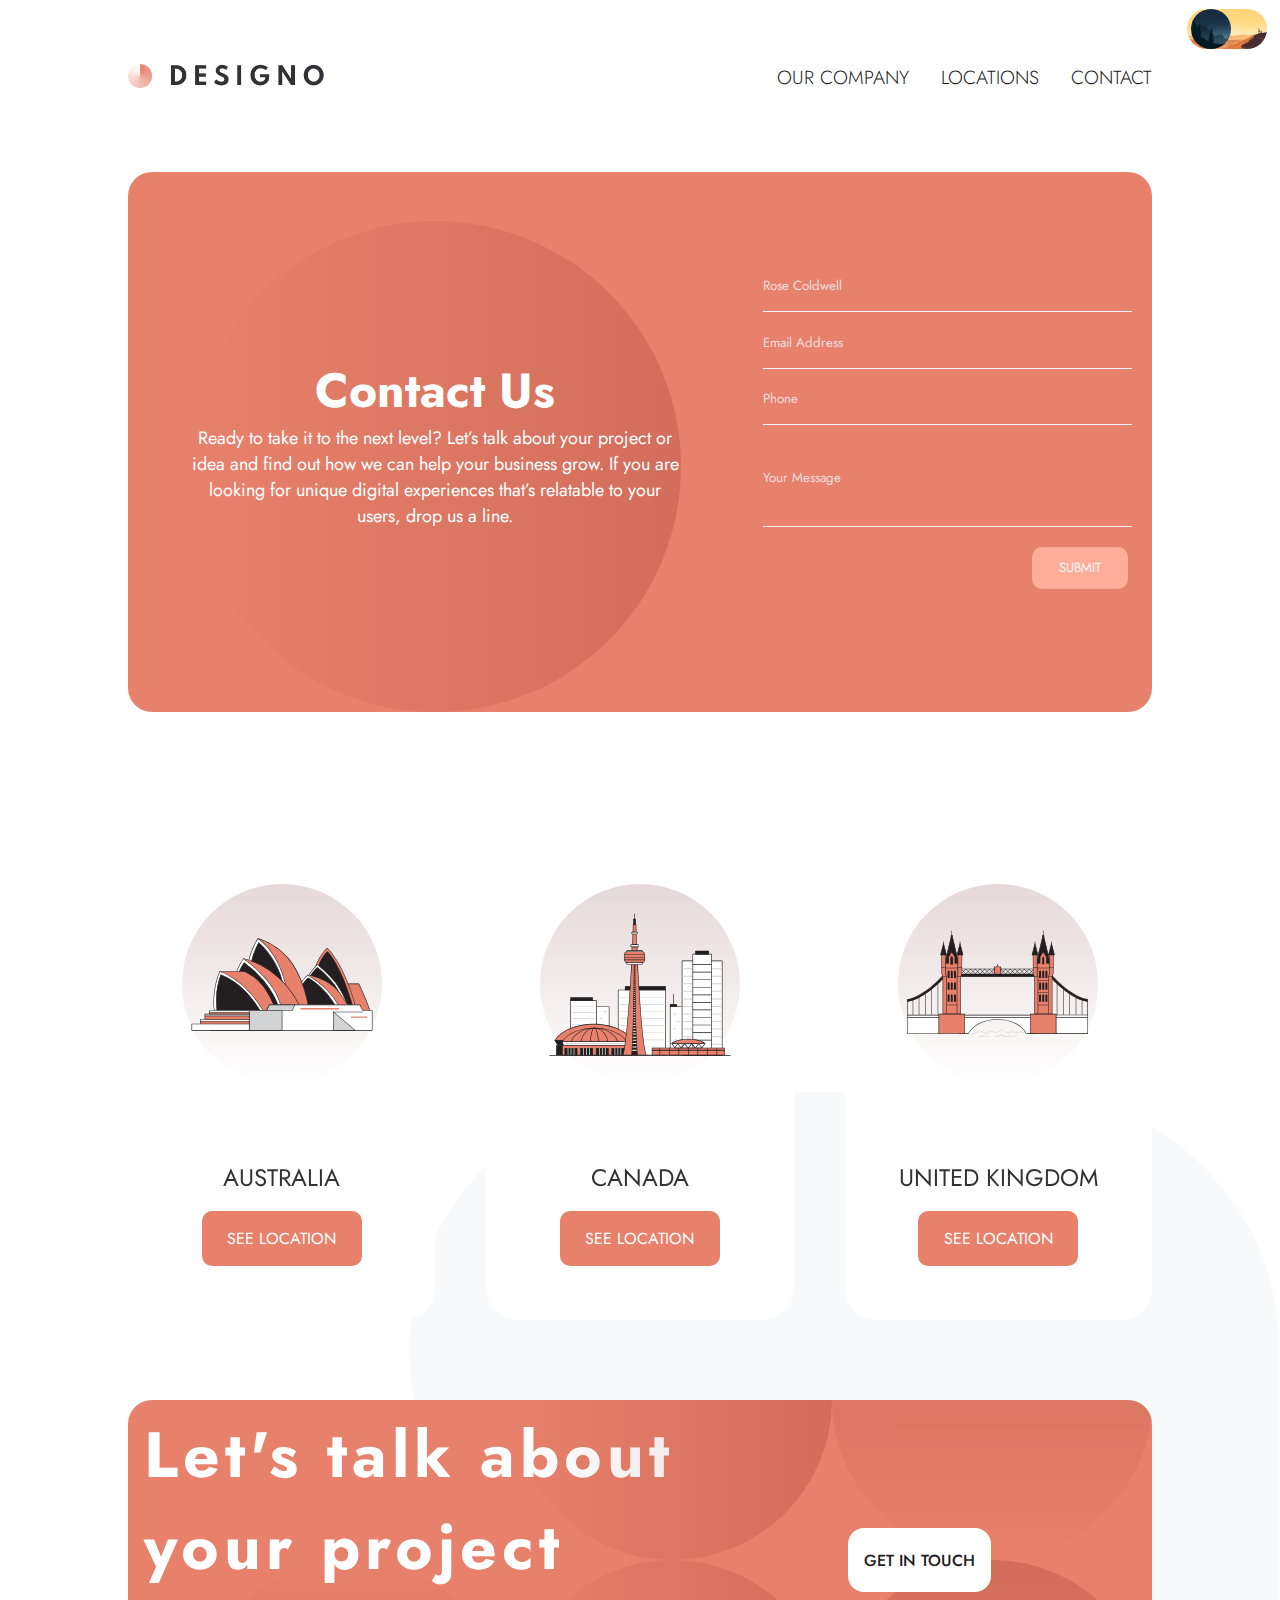
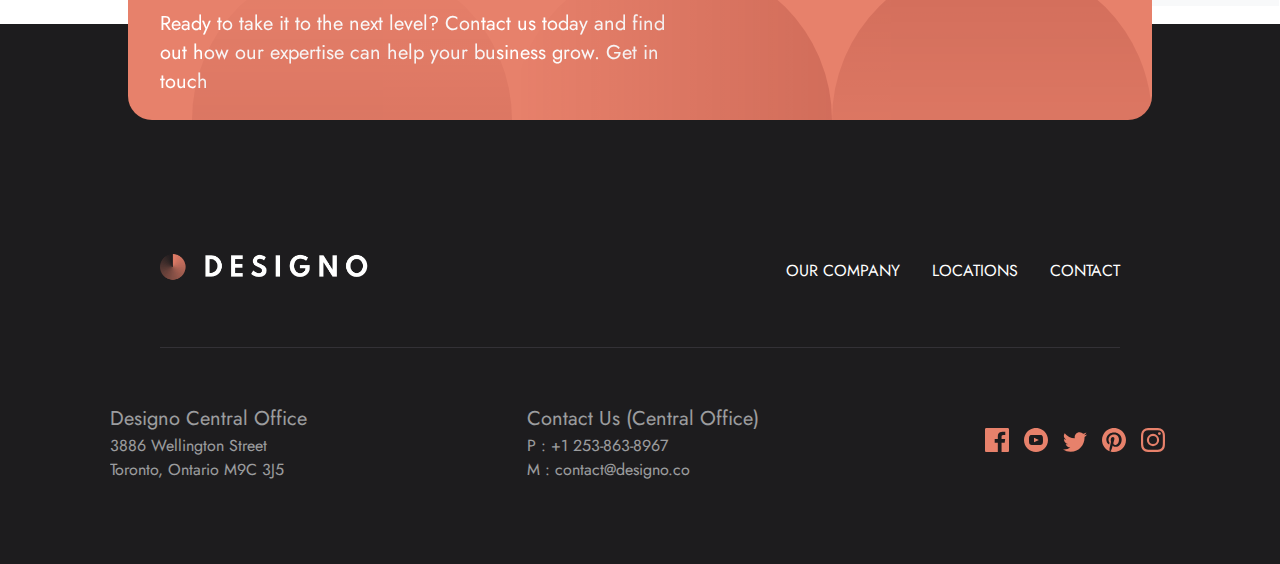
<file: contact.html>
<!DOCTYPE html>
<html lang="en">
  <head>
    <meta charset="UTF-8" />
    <meta name="viewport" content="width=device-width, initial-scale=1.0" />
    <link
      rel="stylesheet"
      href="https://cdnjs.cloudflare.com/ajax/libs/font-awesome/6.2.0/css/all.min.css"
      integrity="sha512-xh6O/CkQoPOWDdYTDqeRdPCVd1SpvCA9XXcUnZS2FmJNp1coAFzvtCN9BmamE+4aHK8yyUHUSCcJHgXloTyT2A=="
      crossorigin="anonymous"
      referrerpolicy="no-referrer"
    />

    <link rel="stylesheet" href="./css/contact.css" />
    <title>Designo Agency Website Challenge</title>
  </head>
  <body>
    <!--! Navbar  -->
    <nav>
      <img
        class="navLogo"
        src="./assets/shared/desktop/logo-dark.png"
        alt="nav-log"
      />
      <ul id="c">
        <li><a href="./index.html" id="light">OUR COMPANY</a></li>
        <li><a id="light" href="./locations.html">LOCATIONS</a></li>
        <li><a id="light" href="./contact.html">CONTACT</a></li>
      </ul>

      <div class="mobileContainer">
        <i class="fa-solid fa-bars navMobileMenu"></i>
        <ul class="mobileUL">
          <li><a href="./index.html" id="light">OUR COMPANY</a></li>
          <li><a id="light" href="./locations.html">LOCATIONS</a></li>
          <li><a id="light" href="./contact.html">CONTACT</a></li>
        </ul>
      </div>
    </nav>
    <div class="lightModeContainer">
      <input id="btn" type="checkbox" />
      <label for="btn" for="btn2" class="cont"></label>
    </div>
    <!-- ! Hero -->
    <div class="hero">
      <div class="heroText">
        <h2>Contact Us</h2>
        <p>
          Ready to take it to the next level? Let’s talk about your project or
          idea and find out how we can help your business grow. If you are
          looking for unique digital experiences that’s relatable to your users,
          drop us a line.
        </p>
      </div>

      <div class="heroContact">
        <form>
          <input type="text" id="name" required placeholder="Rose Coldwell" />
          <input type="email" id="mail" required placeholder="Email Address" />
          <input type="text" id="phone" required placeholder="Phone" />
          <input type="text" id="message" required placeholder="Your Message" />
          <button type="submit">SUBMIT</button>
        </form>
      </div>
    </div>

    <!--! Locations  -->
    <div class="team">
      <div class="teamContainer teamFirst">
        <div class="teamImage">
          <img
            src="./assets/shared/desktop/illustration-australia.svg"
            alt="resourceful"
          />
        </div>
        <div>
          <h2>AUSTRALIA</h2>
        </div>
        <div>
          <button class="locationBtn">
            <a href="./locations.html">SEE LOCATION</a>
          </button>
        </div>
      </div>
      <div class="teamContainer teamSecond">
        <div class="teamImage">
          <img
            src="./assets/shared/desktop/illustration-canada.svg"
            alt="passionate"
          />
        </div>
        <div>
          <h2>CANADA</h2>
        </div>
        <div>
          <button class="locationBtn">
            <a href="./locations.html">SEE LOCATION</a>
          </button>
        </div>
      </div>

      <div class="teamContainer teamThird">
        <div class="teamImage">
          <img
            src="./assets/shared/desktop/illustration-united-kingdom.svg"
            alt="friendly"
          />
        </div>
        <div>
          <h2>UNITED KINGDOM</h2>
        </div>
        <div>
          <button class="locationBtn">
            <a href="./locations.html">SEE LOCATION</a>
          </button>
        </div>
      </div>
      <!--? Bg Pattern  -->
      <img
        class="SecondLeafPattern"
        src="./assets/shared/desktop/bg-pattern-leaf.svg"
        alt="leaf"
      />
      <!--? Bg Pattern  -->
    </div>

    <!--! Contact  -->
    <div class="contact">
      <div class="contactText">
        <h2>Let's talk about your project</h2>
        <p>
          Ready to take it to the next level? Contact us today and find out how
          our expertise can help your business grow. Get in touch
        </p>
      </div>
      <img
        class="pattern"
        src="./assets/shared/desktop/bg-pattern-call-to-action.svg"
        alt="pattern"
      />
      <div class="contactLeft">
        <button class="contactBtn">
          <a href="./contact.html">GET IN TOUCH</a>
        </button>
      </div>
    </div>
    <!--! Footer  -->
    <footer>
      <div class="footerTop">
        <img src="./assets/shared/desktop/logo-light.png" alt="logo" />
        <ul>
          <li><a href="./index.html" id="light">OUR COMPANY</a></li>
          <li><a id="light" href="./locations.html">LOCATIONS</a></li>
          <li><a id="light" href="./contact.html">CONTACT</a></li>
        </ul>
      </div>
      <div class="footerBottom">
        <ul>
          <li>Designo Central Office</li>
          <li>3886 Wellington Street</li>
          <li>Toronto, Ontario M9C 3J5</li>
        </ul>
        <ul>
          <li>Contact Us (Central Office)</li>
          <li>P : +1 253-863-8967</li>
          <li>M : contact@designo.co</li>
        </ul>
        <div class="footerIcons">
          <img src="./assets/shared/desktop/icon-facebook.svg" alt="fb" />
          <img src="./assets/shared/desktop/icon-youtube.svg" alt="yt" />
          <img src="./assets/shared/desktop/icon-twitter.svg" alt="tw" />
          <img src="./assets/shared/desktop/icon-pinterest.svg" alt="pin" />
          <img src="./assets/shared/desktop/icon-instagram.svg" alt="ins" />
        </div>
      </div>
    </footer>

    <script src="./js/home.js"></script>
  </body>
</html>
</file>
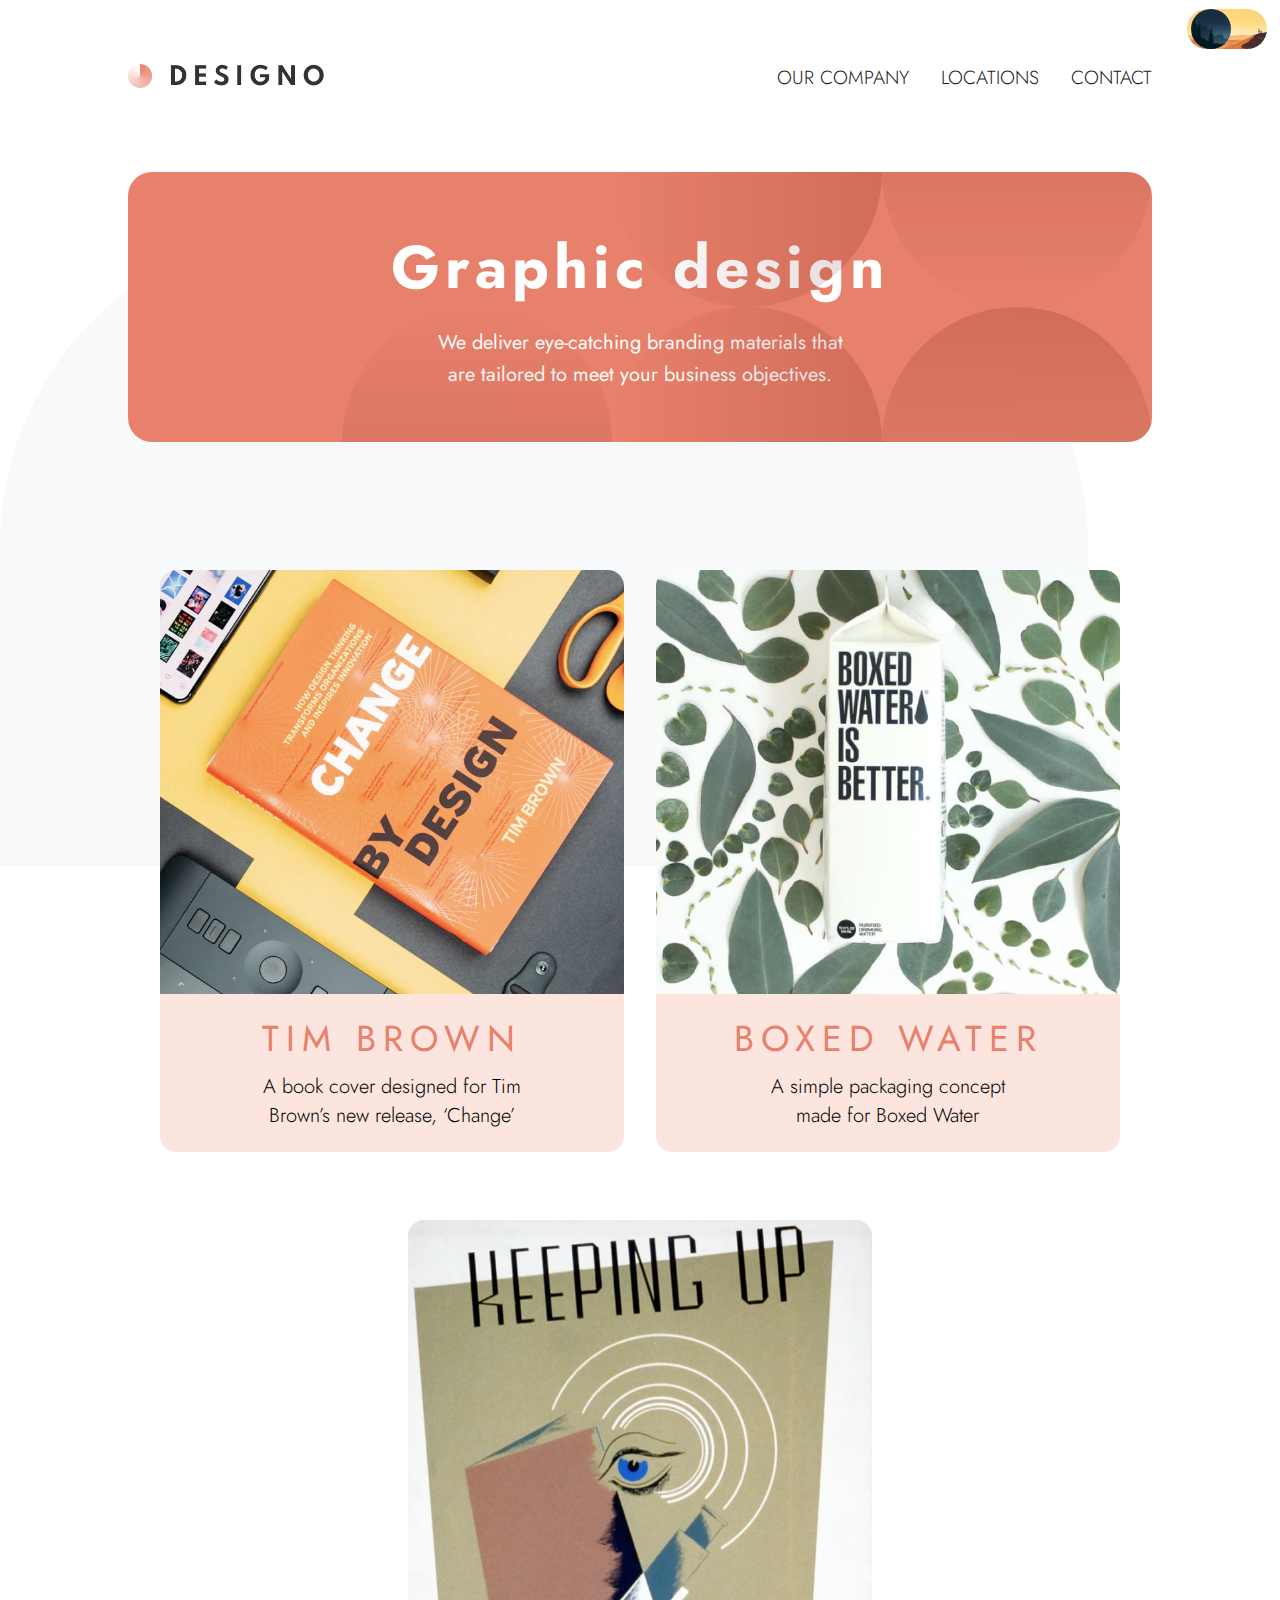
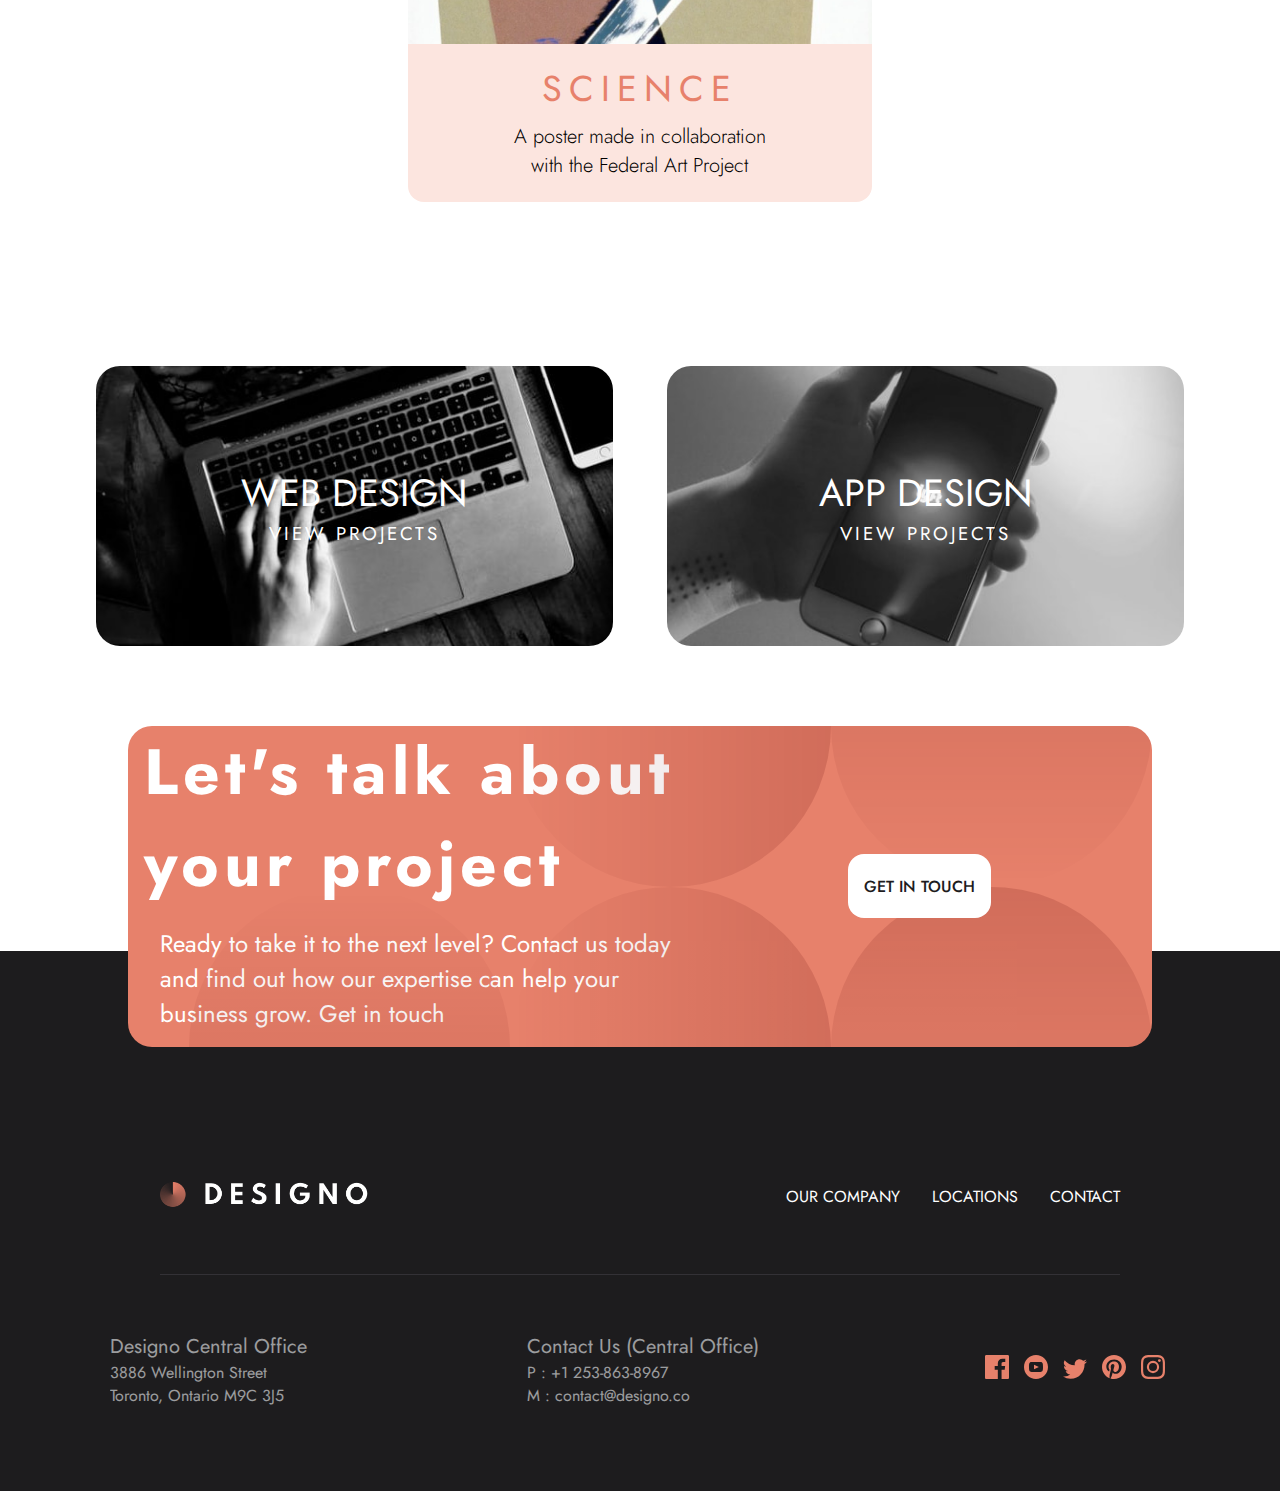
<file: graphic-design.html>
<!DOCTYPE html>
<html lang="en">
  <head>
    <meta charset="UTF-8" />
    <meta name="viewport" content="width=device-width, initial-scale=1.0" />

    <title>Designo Agency</title>
  </head>
  <body>
    <!DOCTYPE html>
    <html lang="en">
      <head>
        <meta charset="UTF-8" />
        <meta name="viewport" content="width=device-width, initial-scale=1.0" />
        <link
          rel="stylesheet"
          href="https://cdnjs.cloudflare.com/ajax/libs/font-awesome/6.2.0/css/all.min.css"
          integrity="sha512-xh6O/CkQoPOWDdYTDqeRdPCVd1SpvCA9XXcUnZS2FmJNp1coAFzvtCN9BmamE+4aHK8yyUHUSCcJHgXloTyT2A=="
          crossorigin="anonymous"
          referrerpolicy="no-referrer"
        />

        <link rel="stylesheet" href="./css/graphicDesign.css" />
        <title>Designo Agency</title>
      </head>
      <body>
        <!--! Navbar  -->
        <nav>
          <img
            class="navLogo"
            src="./assets/shared/desktop/logo-dark.png"
            alt="nav-logo"
          />
          <ul id="c">
            <li><a href="./index.html" id="light">OUR COMPANY</a></li>
            <li><a id="light" href="./locations.html">LOCATIONS</a></li>
            <li><a id="light" href="./contact.html">CONTACT</a></li>
          </ul>

          <div class="mobileContainer">
            <i class="fa-solid fa-bars navMobileMenu"></i>
            <ul class="mobileUL">
              <li><a href="./index.html" id="light">OUR COMPANY</a></li>
              <li><a id="light" href="./locations.html">LOCATIONS</a></li>
              <li><a id="light" href="./contact.html">CONTACT</a></li>
            </ul>
          </div>
        </nav>
        <div class="lightModeContainer">
          <input id="btn" type="checkbox" />
          <label for="btn" for="btn2" class="cont"></label>
        </div>

        <!--! Hero  -->
        <div class="hero">
          <div class="heroText">
            <div>
              <h2>Graphic design</h2>
              <p>
                We deliver eye-catching branding materials that are tailored to
                meet your business objectives.
              </p>
            </div>
          </div>
          <img
            class="pattern"
            src="./assets/shared/desktop/bg-pattern-call-to-action.svg"
            alt="pattern"
          />
        </div>

        <!--? Bg Pattern  -->
        <img
          class="FirstLeafPattern"
          src="./assets/shared/desktop/bg-pattern-leaf.svg"
          alt="leaf"
        />
        <!--? Bg Pattern  -->

        <!--! Projects  -->
        <div class="projects">
          <div class="projectBox">
            <img src="./assets/graphic-design/desktop/image-change.jpg" />
            <div class="projectText">
              <h2>TIM BROWN</h2>
              <p>A book cover designed for Tim Brown’s new release, ‘Change’</p>
            </div>
          </div>
          <div class="projectBox">
            <img src="./assets/graphic-design/desktop/image-boxed-water.jpg" />
            <div class="projectText">
              <h2>BOXED WATER</h2>
              <p>A simple packaging concept made for Boxed Water</p>
            </div>
          </div>

          <div class="projectBox">
            <img src="./assets/graphic-design/desktop/image-science.jpg" />
            <div class="projectText">
              <h2>SCIENCE</h2>
              <p>A poster made in collaboration with the Federal Art Project</p>
            </div>
          </div>
        </div>
        <!--! Design  -->
        <div class="design">
          <div class="appDesign">
            <h2>WEB DESIGN</h2>
            <h3><a href="./web-design.html">VIEW PROJECTS</a></h3>
          </div>
          <div class="graphicDesign">
            <h2>APP DESIGN</h2>
            <h3><a href="./app-design.html">VIEW PROJECTS</a></h3>
          </div>
        </div>

        <!--! Contact  -->
        <div class="contact">
          <div class="contactText">
            <h2>Let's talk about your project</h2>
            <p>
              Ready to take it to the next level? Contact us today and find out
              how our expertise can help your business grow. Get in touch
            </p>
          </div>
          <img
            class="pattern"
            src="./assets/shared/desktop/bg-pattern-call-to-action.svg"
            alt="pattern"
          />
          <div class="contactLeft">
            <button class="contactBtn">
              <a href="./contact.html">GET IN TOUCH</a>
            </button>
          </div>
        </div>
        <!--! Footer  -->
        <footer>
          <div class="footerTop">
            <img src="./assets/shared/desktop/logo-light.png" alt="logo" />
            <ul>
              <li><a href="./index.html" id="light">OUR COMPANY</a></li>
              <li><a id="light" href="./locations.html">LOCATIONS</a></li>
              <li><a id="light" href="./contact.html">CONTACT</a></li>
            </ul>
          </div>
          <div class="footerBottom">
            <ul>
              <li>Designo Central Office</li>
              <li>3886 Wellington Street</li>
              <li>Toronto, Ontario M9C 3J5</li>
            </ul>
            <ul>
              <li>Contact Us (Central Office)</li>
              <li>P : +1 253-863-8967</li>
              <li>M : contact@designo.co</li>
            </ul>
            <div class="footerIcons">
              <img src="./assets/shared/desktop/icon-facebook.svg" alt="fb" />
              <img src="./assets/shared/desktop/icon-youtube.svg" alt="yt" />
              <img src="./assets/shared/desktop/icon-twitter.svg" alt="tw" />
              <img src="./assets/shared/desktop/icon-pinterest.svg" alt="pin" />
              <img src="./assets/shared/desktop/icon-instagram.svg" alt="ins" />
            </div>
          </div>
        </footer>

        <script src="./js/home.js"></script>
      </body>
    </html>
  </body>
</html>
</file>
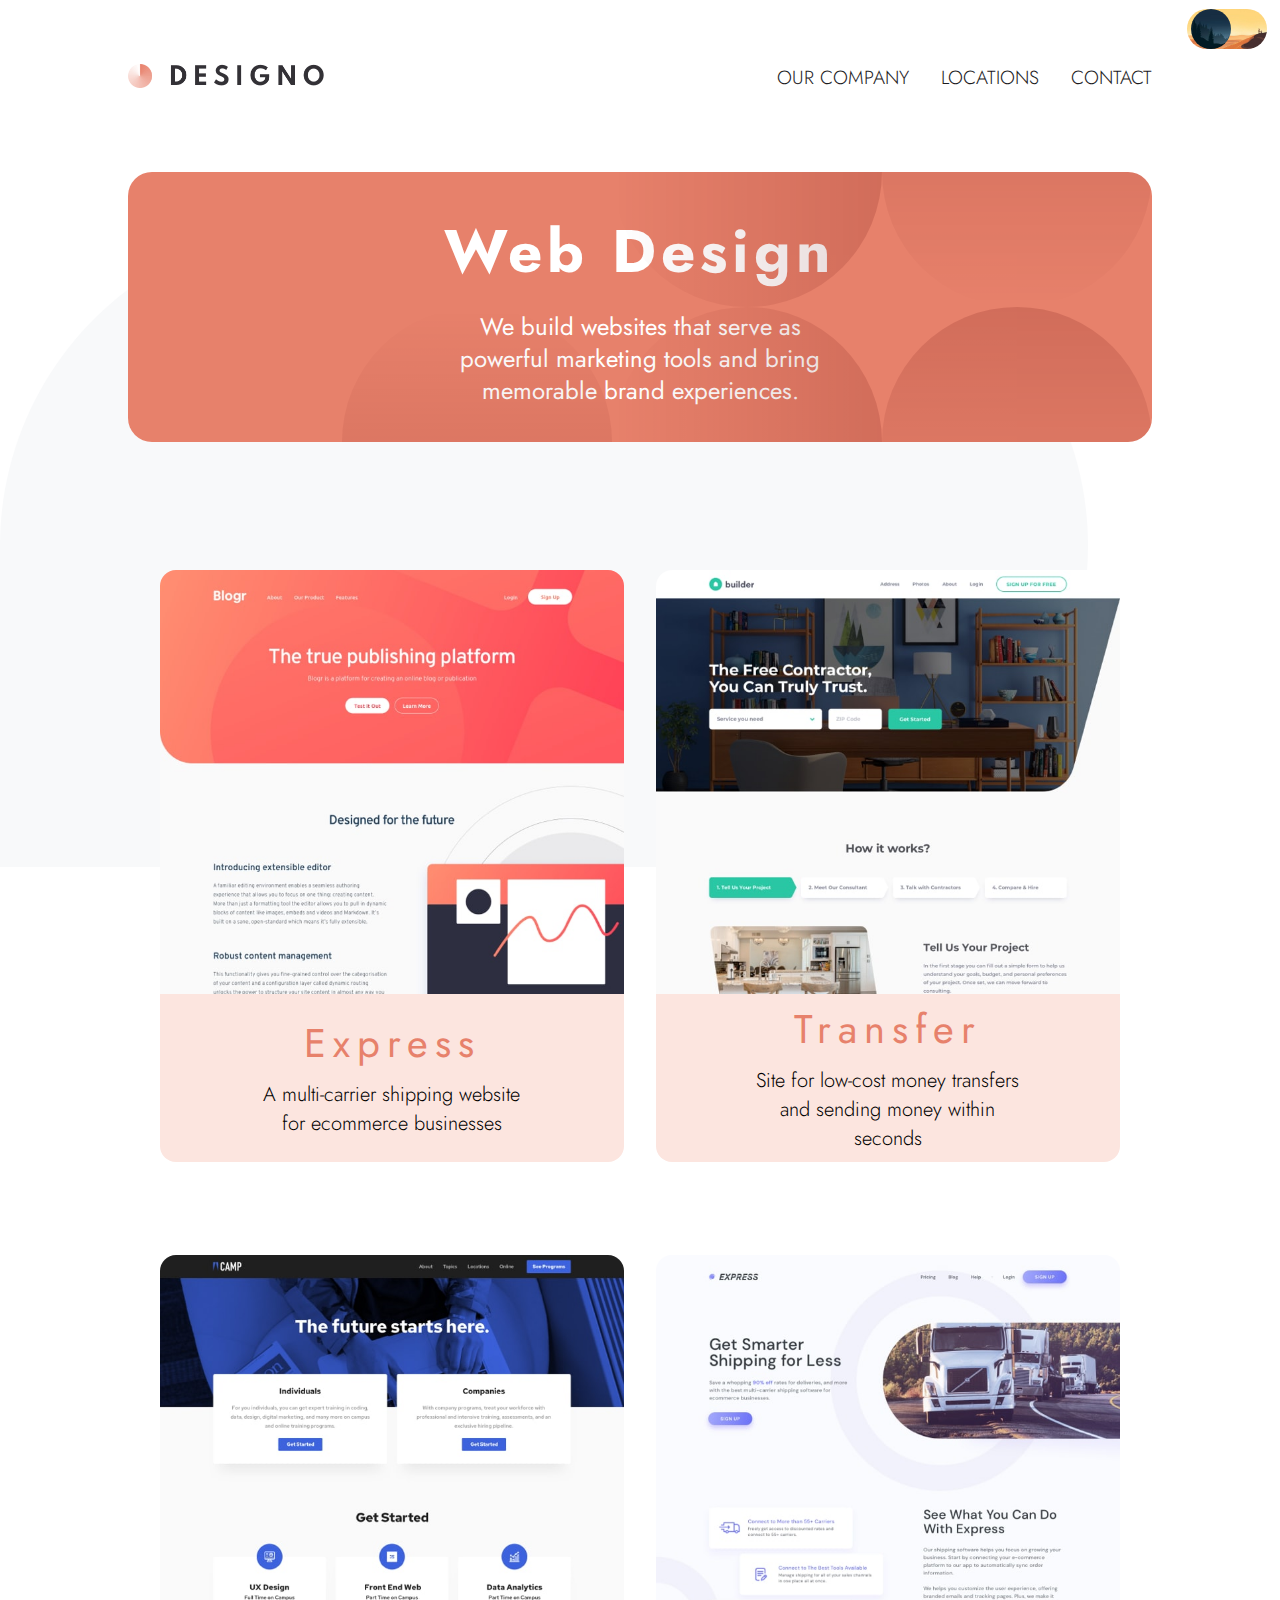
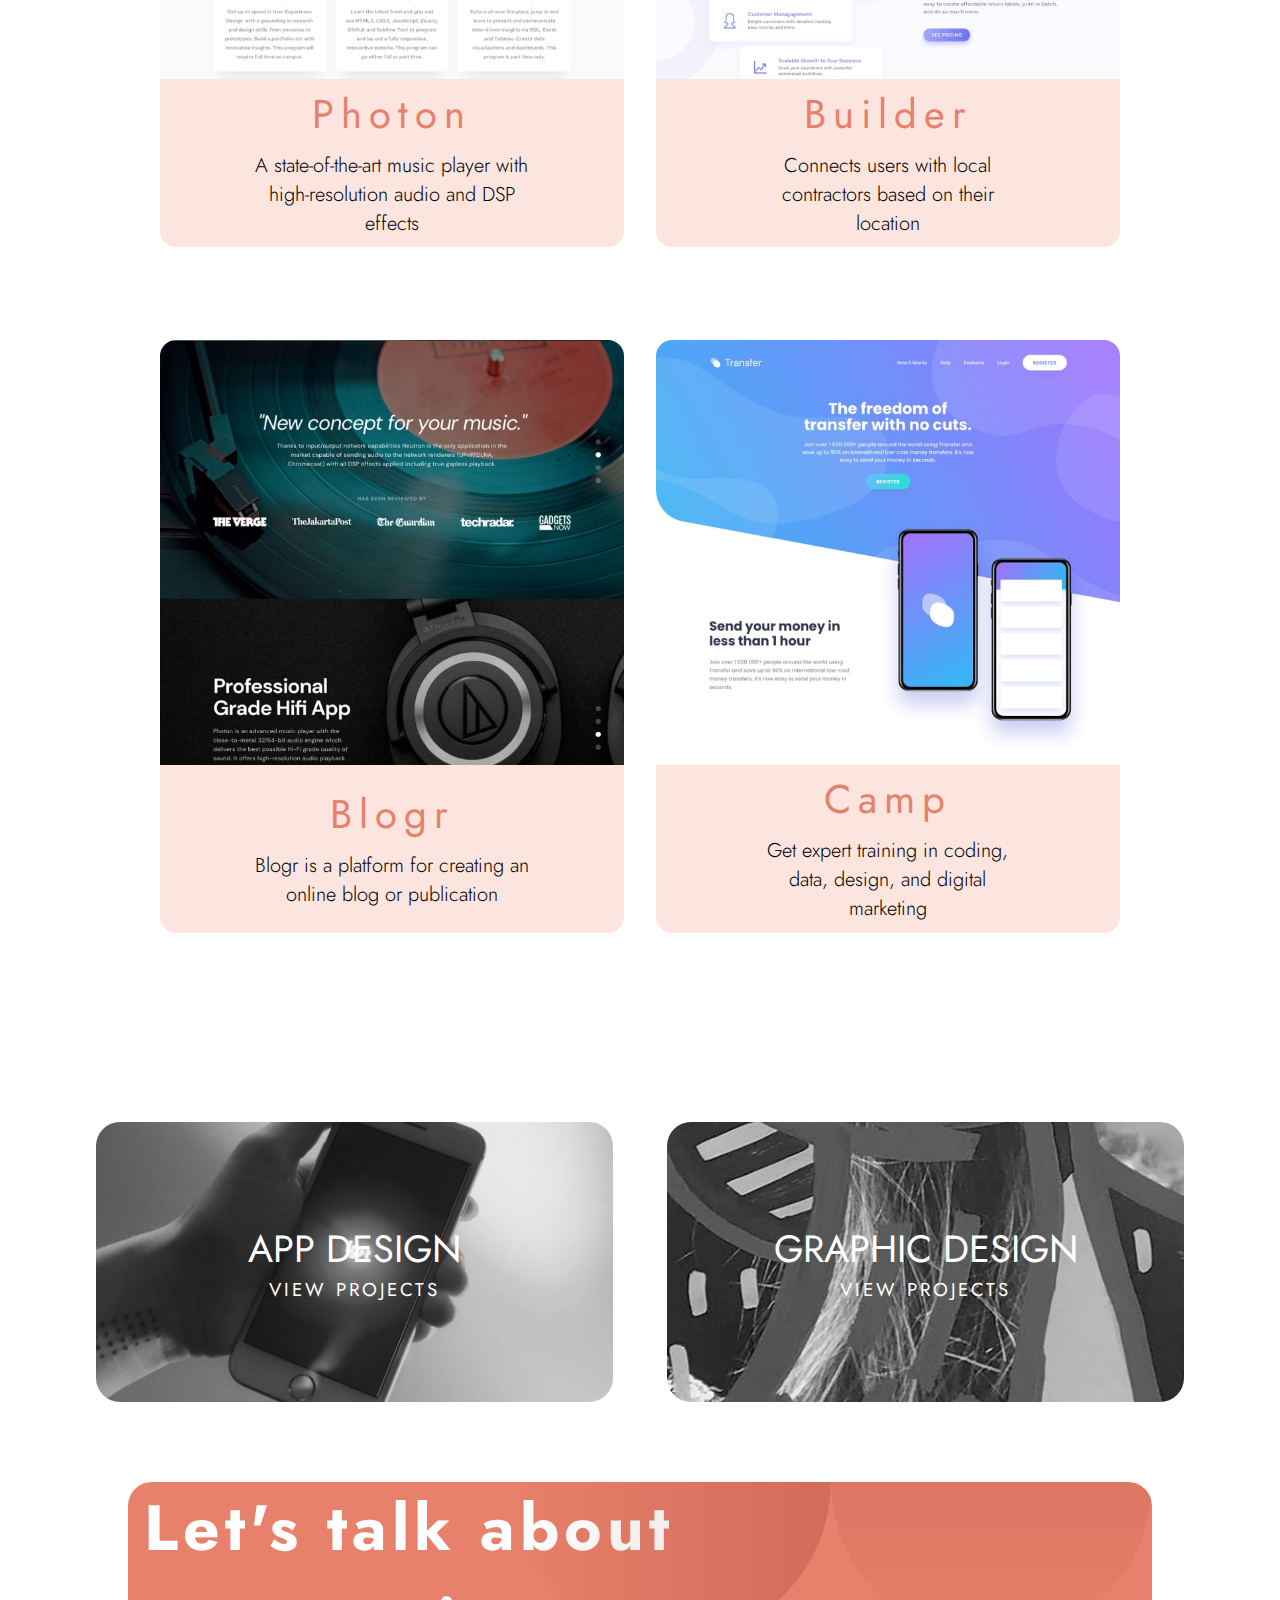
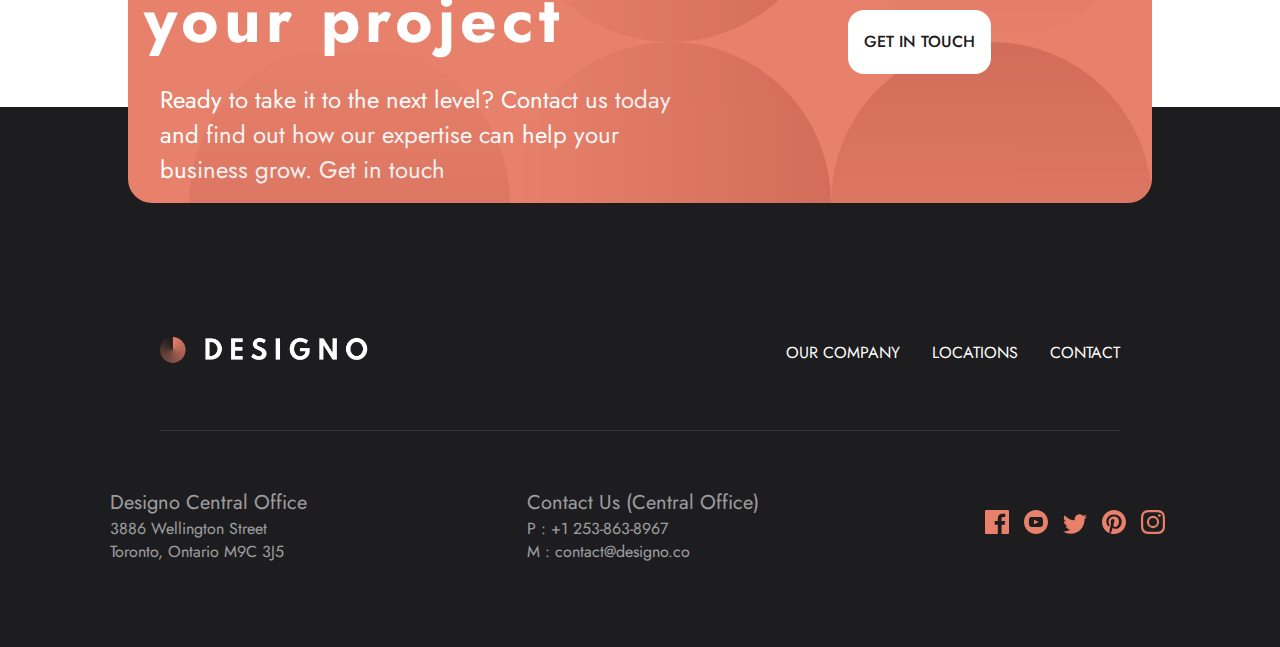
<file: web-design.html>
<!DOCTYPE html>
<html lang="en">
  <head>
    <meta charset="UTF-8" />
    <meta name="viewport" content="width=device-width, initial-scale=1.0" />
    <link
      rel="stylesheet"
      href="https://cdnjs.cloudflare.com/ajax/libs/font-awesome/6.2.0/css/all.min.css"
      integrity="sha512-xh6O/CkQoPOWDdYTDqeRdPCVd1SpvCA9XXcUnZS2FmJNp1coAFzvtCN9BmamE+4aHK8yyUHUSCcJHgXloTyT2A=="
      crossorigin="anonymous"
      referrerpolicy="no-referrer"
    />

    <link rel="stylesheet" href="./css/webDesign.css" />
    <title>Designo Agency</title>
  </head>
  <body>
    <!--! Navbar  -->
    <nav>
      <img
        class="navLogo"
        src="./assets/shared/desktop/logo-dark.png"
        alt="nav-logo"
      />
      <ul id="">
        <li><a href="./about.html" id="light">OUR COMPANY</a></li>
        <li><a id="light" href="./locations.html">LOCATIONS</a></li>
        <li><a id="light" href="./contact.html">CONTACT</a></li>
      </ul>

      <div class="mobileContainer">
        <i class="fa-solid fa-bars navMobileMenu"></i>
        <ul class="mobileUL">
          <li><a href="./about.html" id="light">OUR COMPANY</a></li>
          <li><a id="light" href="./locations.html">LOCATIONS</a></li>
          <li><a id="light" href="./contact.html">CONTACT</a></li>
        </ul>
      </div>
    </nav>
    <div class="lightModeContainer">
      <input id="btn" type="checkbox" />
      <label for="btn" for="btn2" class="cont"></label>
    </div>

    <!--! Hero  -->
    <div class="hero">
      <div class="heroText">
        <div>
          <h2>Web Design</h2>
          <p>
            We build websites that serve as powerful marketing tools and bring
            memorable brand experiences.
          </p>
        </div>
      </div>
      <img
        class="pattern"
        src="./assets/shared/desktop/bg-pattern-call-to-action.svg"
        alt="pattern"
      />
    </div>

    <!--? Bg Pattern  -->
    <img
      class="FirstLeafPattern"
      src="./assets/shared/desktop/bg-pattern-leaf.svg"
      alt="leaf"
    />
    <!--? Bg Pattern  -->

    <!--! Projects  -->
    <div class="projects">
      <div class="projectBox">
        <img src="./assets/web-design/desktop/image-blogr.jpg" />
        <div class="projectText">
          <h2>Express</h2>
          <p>A multi-carrier shipping website for ecommerce businesses</p>
        </div>
      </div>
      <div class="projectBox">
        <img src="./assets/web-design/desktop/image-builder.jpg" />
        <div class="projectText">
          <h2>Transfer</h2>
          <p>
            Site for low-cost money transfers and sending money within seconds
          </p>
        </div>
      </div>
      <div class="projectBox">
        <img src="./assets/web-design/desktop/image-camp.jpg" />
        <div class="projectText">
          <h2>Photon</h2>
          <p>
            A state-of-the-art music player with high-resolution audio and DSP
            effects
          </p>
        </div>
      </div>
      <div class="projectBox">
        <img src="./assets/web-design/desktop/image-express.jpg" />
        <div class="projectText">
          <h2>Builder</h2>
          <p>Connects users with local contractors based on their location</p>
        </div>
      </div>
      <div class="projectBox">
        <img src="./assets/web-design/desktop/image-photon.jpg" />
        <div class="projectText">
          <h2>Blogr</h2>
          <p>Blogr is a platform for creating an online blog or publication</p>
        </div>
      </div>
      <div class="projectBox">
        <img src="./assets/web-design/desktop/image-transfer.jpg" />
        <div class="projectText">
          <h2>Camp</h2>
          <p>
            Get expert training in coding, data, design, and digital marketing
          </p>
        </div>
      </div>
    </div>
    <!--! Design  -->
    <div class="design">
      <div class="appDesign">
        <h2>APP DESIGN</h2>
        <h3><a href="./app-design.html">VIEW PROJECTS</a></h3>
      </div>
      <div class="graphicDesign">
        <h2>GRAPHIC DESIGN</h2>
        <h3><a href="./graphic-design.html">VIEW PROJECTS</a></h3>
      </div>
    </div>

    <!--! Contact  -->
    <div class="contact">
      <div class="contactText">
        <h2>Let's talk about your project</h2>
        <p>
          Ready to take it to the next level? Contact us today and find out how
          our expertise can help your business grow. Get in touch
        </p>
      </div>
      <img
        class="pattern"
        src="./assets/shared/desktop/bg-pattern-call-to-action.svg"
        alt="pattern"
      />
      <div class="contactLeft">
        <button class="contactBtn">
          <a href="./contact.html">GET IN TOUCH</a>
        </button>
      </div>
    </div>
    <!--! Footer  -->
    <footer>
      <div class="footerTop">
        <img src="./assets/shared/desktop/logo-light.png" alt="logo" />
        <ul>
          <li><a href="./about.html" id="light">OUR COMPANY</a></li>
          <li><a id="light" href="./locations.html">LOCATIONS</a></li>
          <li><a id="light" href="./contact.html">CONTACT</a></li>
        </ul>
      </div>
      <div class="footerBottom">
        <ul>
          <li>Designo Central Office</li>
          <li>3886 Wellington Street</li>
          <li>Toronto, Ontario M9C 3J5</li>
        </ul>
        <ul>
          <li>Contact Us (Central Office)</li>
          <li>P : +1 253-863-8967</li>
          <li>M : contact@designo.co</li>
        </ul>
        <div class="footerIcons">
          <img src="./assets/shared/desktop/icon-facebook.svg" alt="fb" />
          <img src="./assets/shared/desktop/icon-youtube.svg" alt="yt" />
          <img src="./assets/shared/desktop/icon-twitter.svg" alt="tw" />
          <img src="./assets/shared/desktop/icon-pinterest.svg" alt="pin" />
          <img src="./assets/shared/desktop/icon-instagram.svg" alt="ins" />
        </div>
      </div>
    </footer>

    <script src="./js/home.js"></script>
  </body>
</html>
</file>
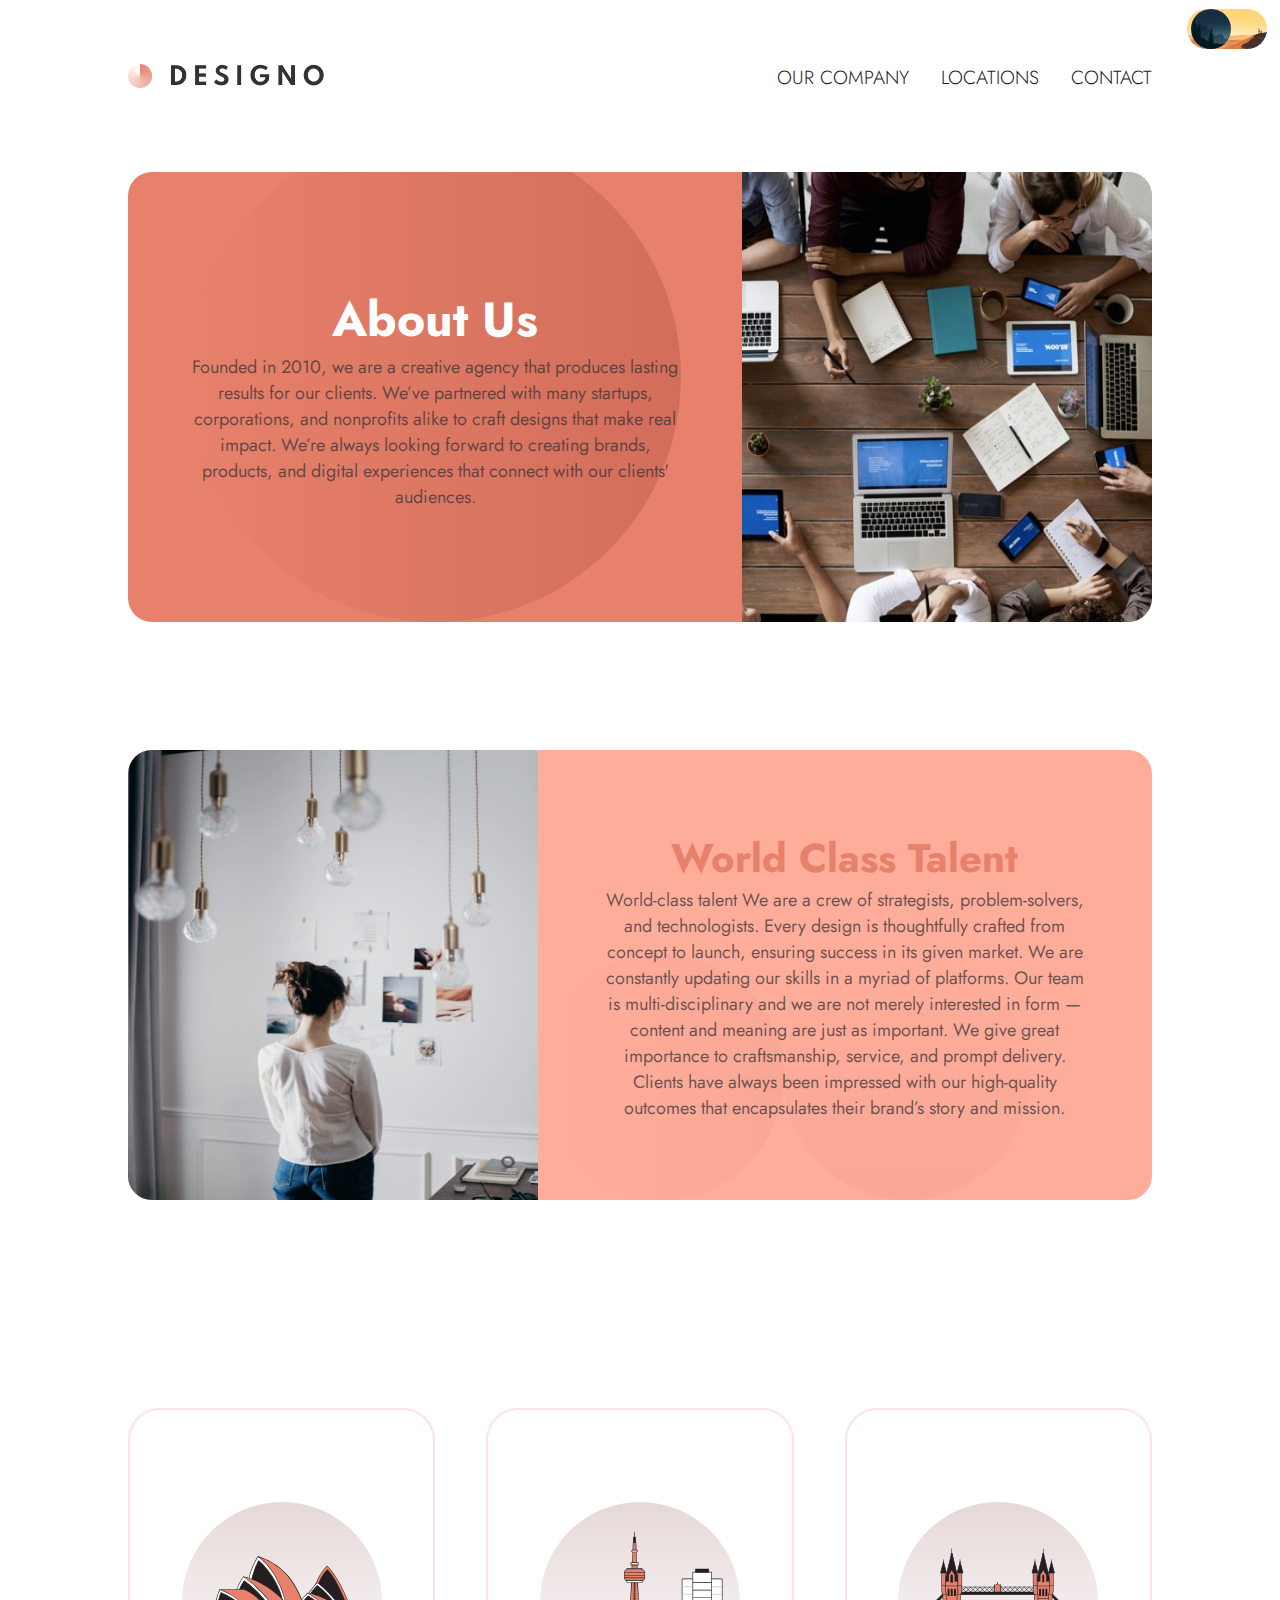
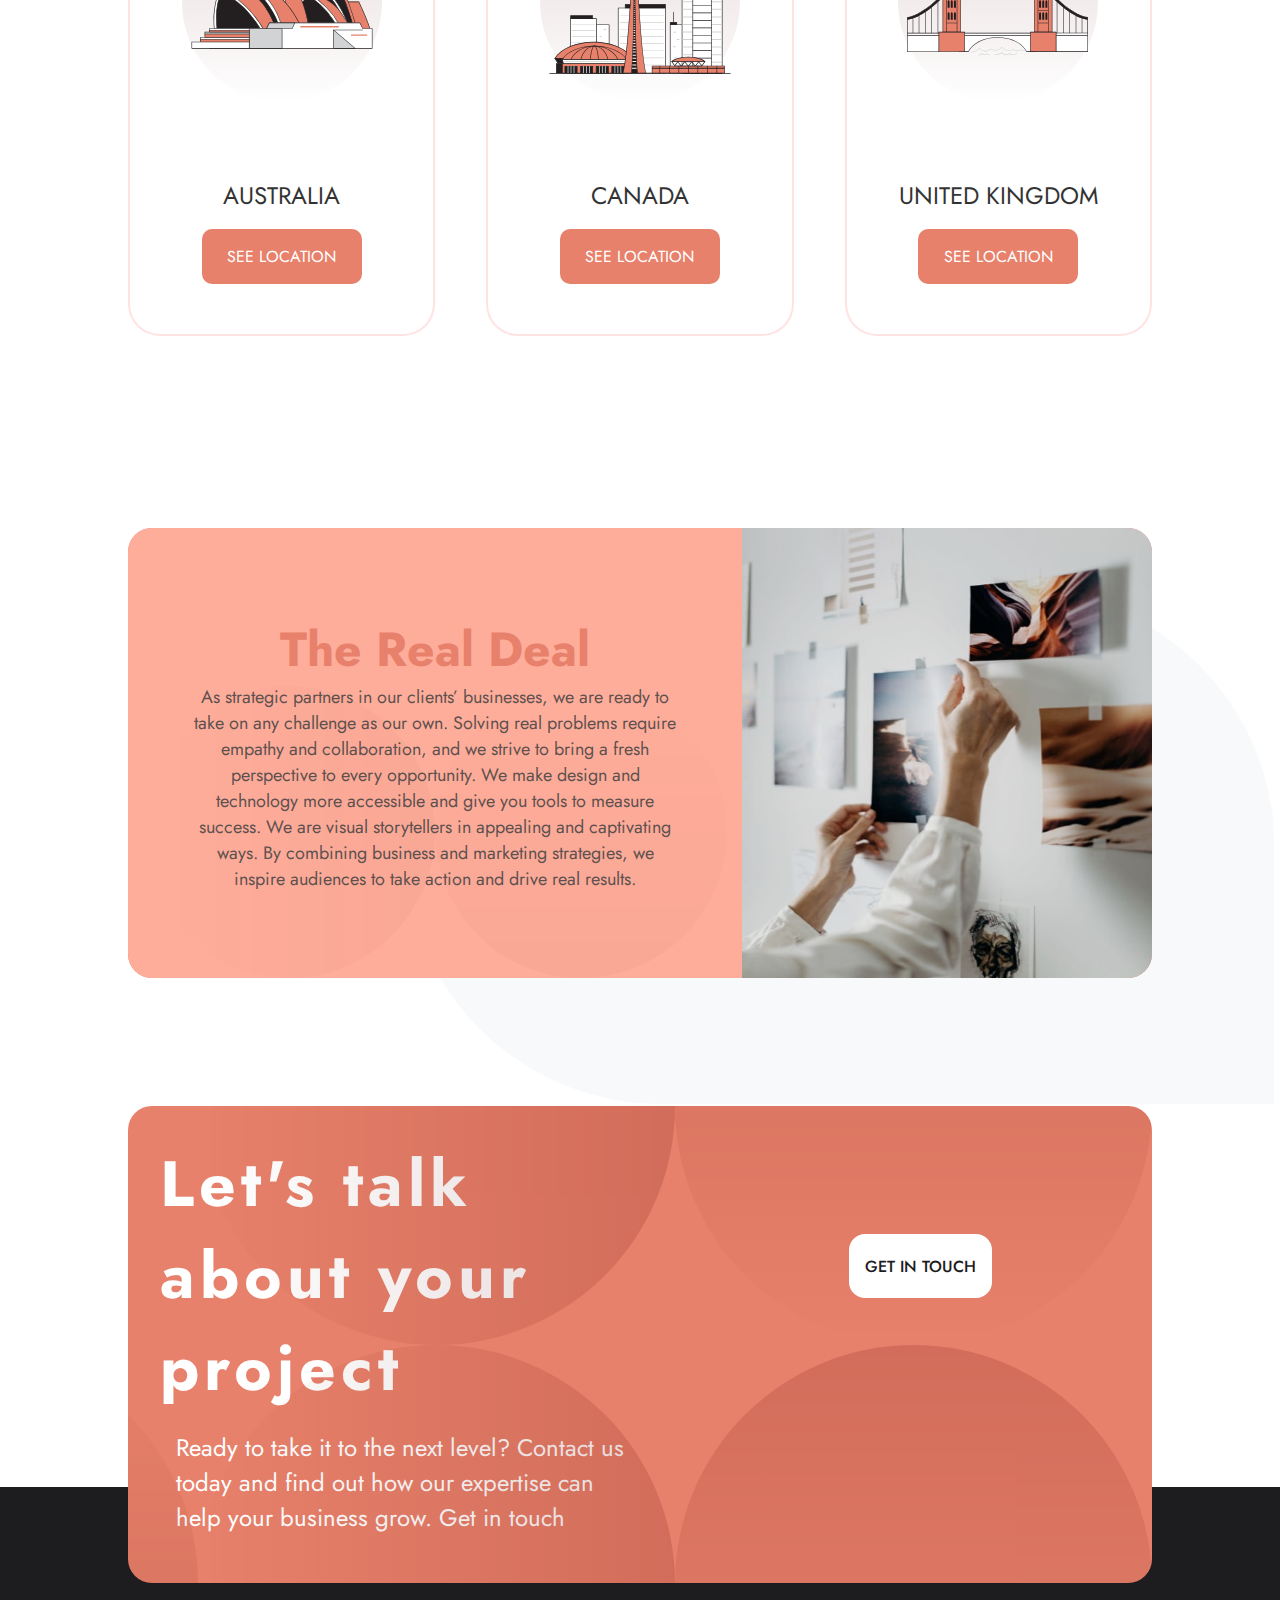
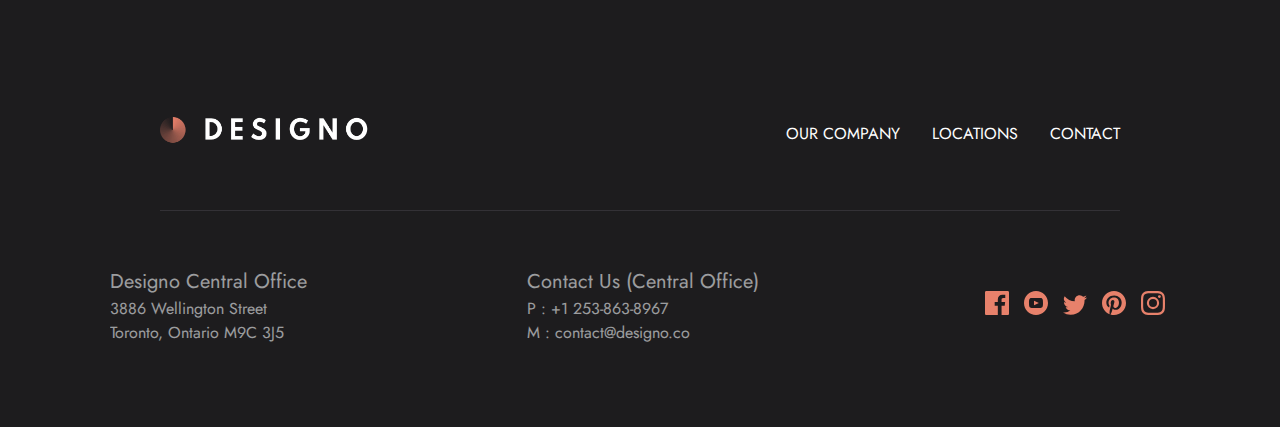
<file: html/about.html>
<!DOCTYPE html>
<html lang="en">
  <head>
    <meta charset="UTF-8" />
    <meta name="viewport" content="width=device-width, initial-scale=1.0" />
    <link
      rel="stylesheet"
      href="https://cdnjs.cloudflare.com/ajax/libs/font-awesome/6.2.0/css/all.min.css"
      integrity="sha512-xh6O/CkQoPOWDdYTDqeRdPCVd1SpvCA9XXcUnZS2FmJNp1coAFzvtCN9BmamE+4aHK8yyUHUSCcJHgXloTyT2A=="
      crossorigin="anonymous"
      referrerpolicy="no-referrer"
    />

    <link rel="stylesheet" href="../css/about.css" />
    <title>Designo Agency</title>
  </head>
  <body>
    <!--! Navbar  -->
    <nav>
      <img
        class="navLogo"
        src="../assets/shared/desktop/logo-dark.png"
        alt="nav-logo"
      />
      <ul id="c">
        <li><a href="../index.html" id="light">OUR COMPANY</a></li>
        <li><a id="light" href="./locations.html">LOCATIONS</a></li>
        <li><a id="light" href="./contact.html">CONTACT</a></li>
      </ul>

      <div class="mobileContainer">
        <i class="fa-solid fa-bars navMobileMenu"></i>
        <ul class="mobileUL">
          <li><a href="../index.html" id="light">OUR COMPANY</a></li>
          <li><a id="light" href="./locations.html">LOCATIONS</a></li>
          <li><a id="light" href="./contact.html">CONTACT</a></li>
        </ul>
      </div>
    </nav>
    <div class="lightModeContainer">
      <input id="btn" type="checkbox" />
      <label for="btn" for="btn2" class="cont"></label>
    </div>
    <!-- ! Hero -->
    <div class="hero">
      <div class="heroText" id="heroText">
        <h2>About Us</h2>
        <p>
          Founded in 2010, we are a creative agency that produces lasting
          results for our clients. We’ve partnered with many startups,
          corporations, and nonprofits alike to craft designs that make real
          impact. We’re always looking forward to creating brands, products, and
          digital experiences that connect with our clients' audiences.
        </p>
      </div>

      <div class="heroImage" id="heroImage">
        <img
          src="../assets/about/desktop/image-about-hero.jpg"
          alt="about hero"
        />
      </div>
    </div>
    <!-- ! Second Hero -->
    <div class="hero secondHero">
      <div class="heroText" id="heroText">
        <h2>World Class Talent</h2>
        <p>
          World-class talent We are a crew of strategists, problem-solvers, and
          technologists. Every design is thoughtfully crafted from concept to
          launch, ensuring success in its given market. We are constantly
          updating our skills in a myriad of platforms. Our team is
          multi-disciplinary and we are not merely interested in form — content
          and meaning are just as important. We give great importance to
          craftsmanship, service, and prompt delivery. Clients have always been
          impressed with our high-quality outcomes that encapsulates their
          brand’s story and mission.
        </p>
      </div>

      <div class="heroImage" id="heroImage">
        <img
          src="../assets/about/desktop/image-world-class-talent.jpg"
          alt="about hero"
        />
      </div>
    </div>

    <!--! Locations  -->
    <div class="team">
      <div class="teamContainer teamFirst">
        <div class="teamImage">
          <img
            src="../assets/shared/desktop/illustration-australia.svg"
            alt="resourceful"
          />
        </div>
        <div>
          <h2>AUSTRALIA</h2>
        </div>
        <div>
          <button class="locationBtn">
            <a href="./locations.html">SEE LOCATION</a>
          </button>
        </div>
      </div>
      <div class="teamContainer teamSecond">
        <div class="teamImage">
          <img
            src="../assets/shared/desktop/illustration-canada.svg"
            alt="passionate"
          />
        </div>
        <div>
          <h2>CANADA</h2>
        </div>
        <div>
          <button class="locationBtn">
            <a href="./locations.html">SEE LOCATION</a>
          </button>
        </div>
      </div>

      <div class="teamContainer teamThird">
        <div class="teamImage">
          <img
            src="../assets/shared/desktop/illustration-united-kingdom.svg"
            alt="friendly"
          />
        </div>
        <div>
          <h2>UNITED KINGDOM</h2>
        </div>
        <div>
          <button class="locationBtn">
            <a href="./locations.html">SEE LOCATION</a>
          </button>
        </div>
      </div>
      <!--? Bg Pattern  -->
      <img
        class="SecondLeafPattern"
        src="../assets/shared/desktop/bg-pattern-leaf.svg"
        alt="leaf"
      />
      <!--? Bg Pattern  -->
    </div>
    <!-- ! Real Deal -->
    <div class="hero" id="realDeal">
      <div class="heroText realDealText" id="heroText">
        <h2>The Real Deal</h2>
        <p>
          As strategic partners in our clients’ businesses, we are ready to take
          on any challenge as our own. Solving real problems require empathy and
          collaboration, and we strive to bring a fresh perspective to every
          opportunity. We make design and technology more accessible and give
          you tools to measure success. We are visual storytellers in appealing
          and captivating ways. By combining business and marketing strategies,
          we inspire audiences to take action and drive real results.
        </p>
      </div>

      <div class="realDeal heroImage">
        <img
          src="../assets/about/desktop/image-real-deal.jpg"
          alt="about hero"
        />
      </div>
    </div>

    <!--! Contact  -->
    <div class="contact">
      <div class="contactText">
        <h2>Let's talk about your project</h2>
        <p>
          Ready to take it to the next level? Contact us today and find out how
          our expertise can help your business grow. Get in touch
        </p>
      </div>
      <img
        class="pattern"
        src="../assets/shared/desktop/bg-pattern-call-to-action.svg"
        alt="pattern"
      />
      <div class="contactLeft">
        <button class="contactBtn">
          <a href="./contact.html">GET IN TOUCH</a>
        </button>
      </div>
    </div>
    <!--! Footer  -->
    <footer>
      <div class="footerTop">
        <img src="../assets/shared/desktop/logo-light.png" alt="logo" />
        <ul>
          <li><a href="../index.html" id="light">OUR COMPANY</a></li>
          <li><a id="light" href="./locations.html">LOCATIONS</a></li>
          <li><a id="light" href="./contact.html">CONTACT</a></li>
        </ul>
      </div>
      <div class="footerBottom">
        <ul>
          <li>Designo Central Office</li>
          <li>3886 Wellington Street</li>
          <li>Toronto, Ontario M9C 3J5</li>
        </ul>
        <ul>
          <li>Contact Us (Central Office)</li>
          <li>P : +1 253-863-8967</li>
          <li>M : contact@designo.co</li>
        </ul>
        <div class="footerIcons">
          <img src="../assets/shared/desktop/icon-facebook.svg" alt="fb" />
          <img src="../assets/shared/desktop/icon-youtube.svg" alt="yt" />
          <img src="../assets/shared/desktop/icon-twitter.svg" alt="tw" />
          <img src="../assets/shared/desktop/icon-pinterest.svg" alt="pin" />
          <img src="../assets/shared/desktop/icon-instagram.svg" alt="ins" />
        </div>
      </div>
    </footer>

    <script src="../js/app.js"></script>
  </body>
</html>
</file>
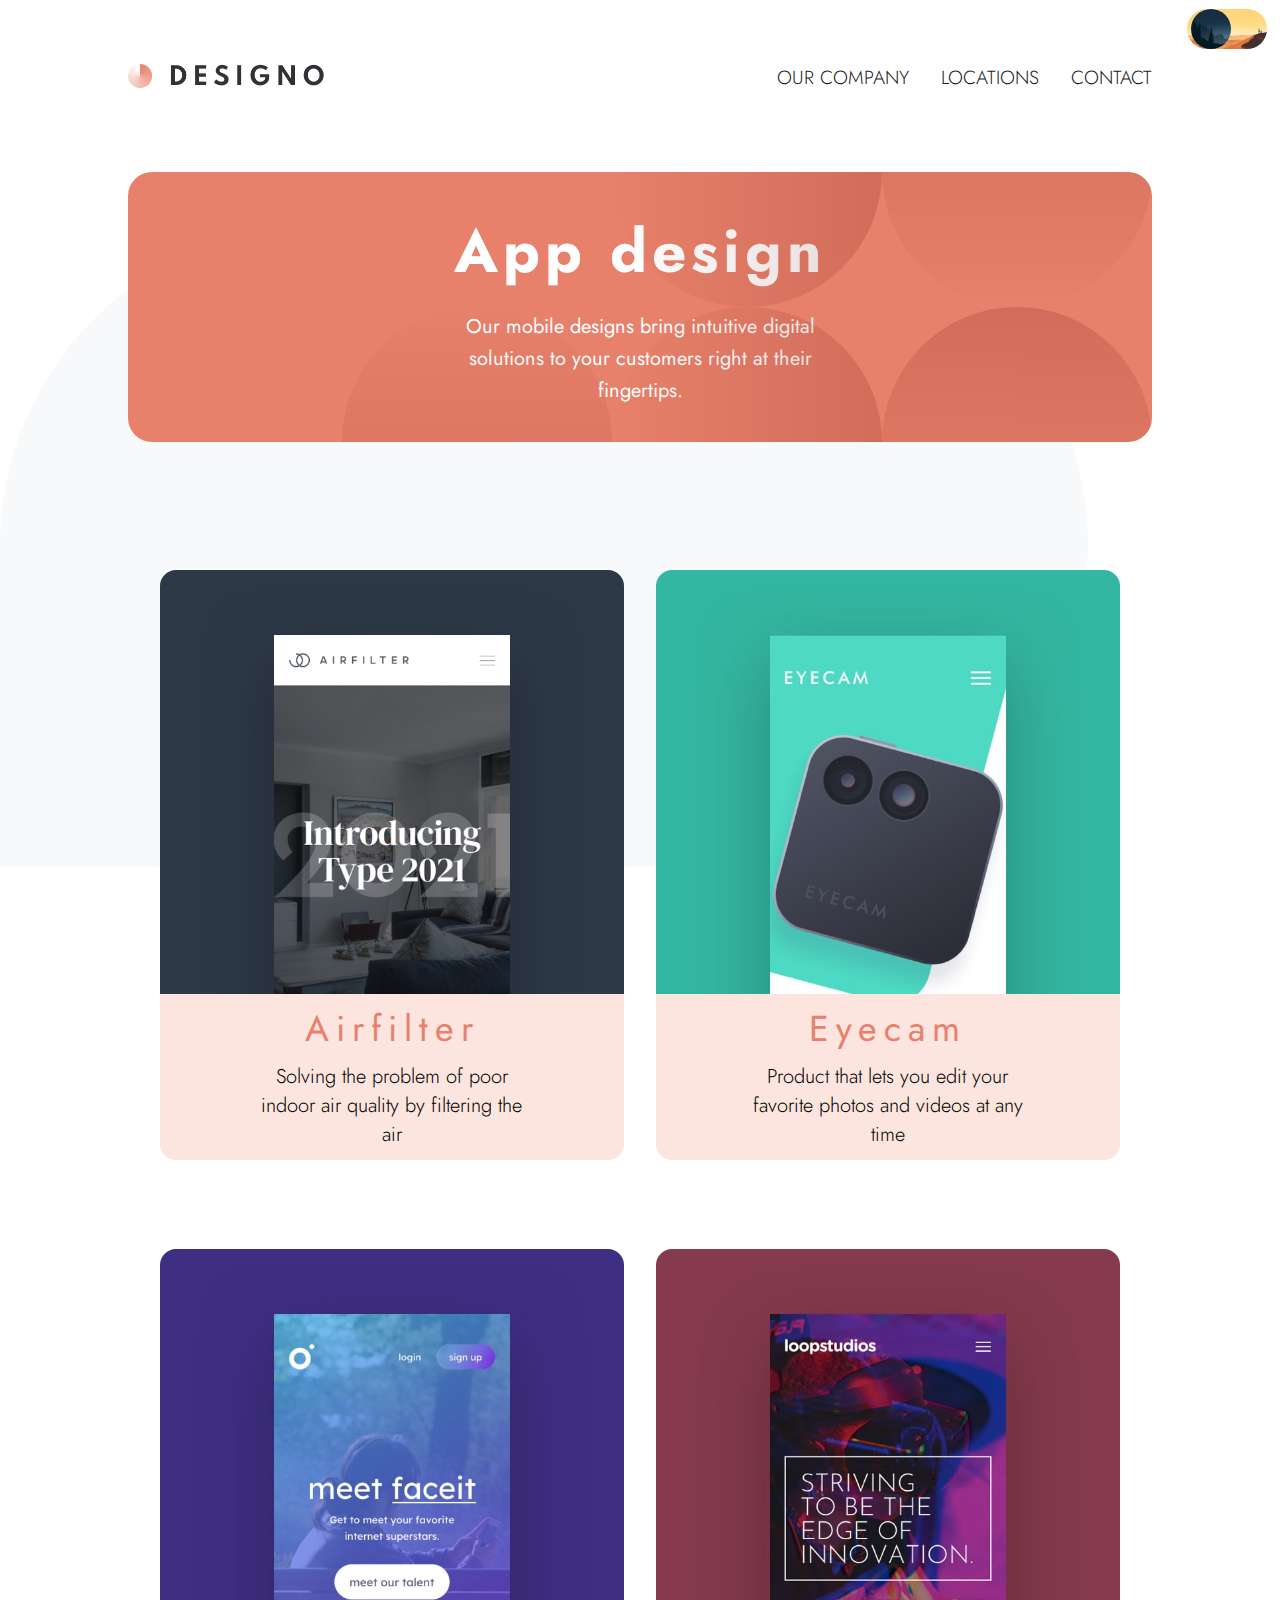
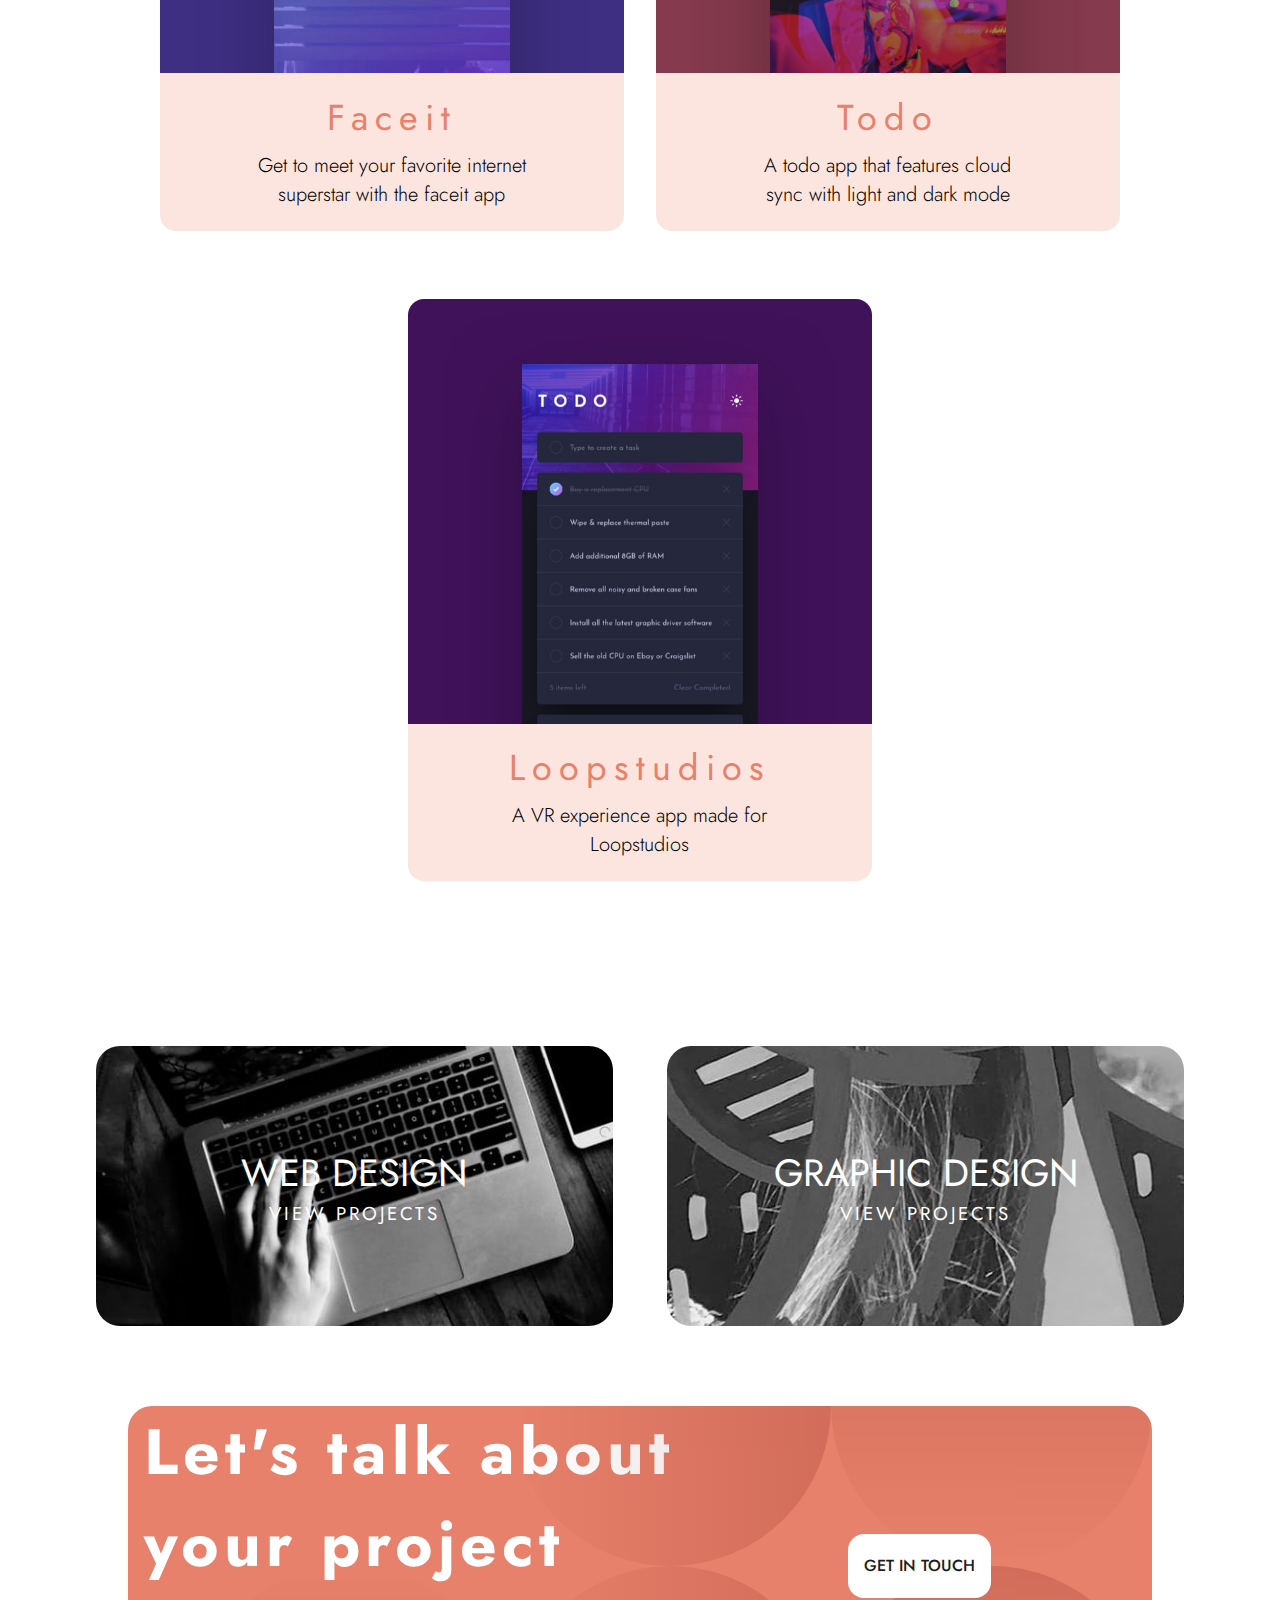
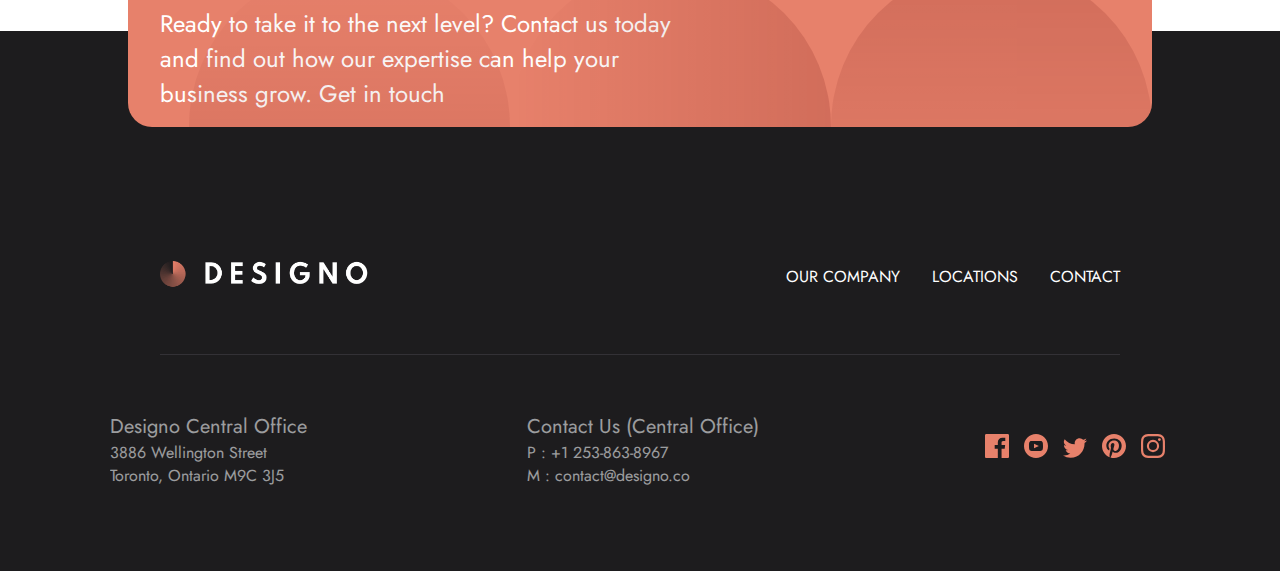
<file: html/app-design.html>
<!DOCTYPE html>
<html lang="en">
  <head>
    <meta charset="UTF-8" />
    <meta name="viewport" content="width=device-width, initial-scale=1.0" />

    <title>Frontend Mentor</title>
  </head>
  <body>
    <!DOCTYPE html>
    <html lang="en">
      <head>
        <meta charset="UTF-8" />
        <meta name="viewport" content="width=device-width, initial-scale=1.0" />
        <link
          rel="stylesheet"
          href="https://cdnjs.cloudflare.com/ajax/libs/font-awesome/6.2.0/css/all.min.css"
          integrity="sha512-xh6O/CkQoPOWDdYTDqeRdPCVd1SpvCA9XXcUnZS2FmJNp1coAFzvtCN9BmamE+4aHK8yyUHUSCcJHgXloTyT2A=="
          crossorigin="anonymous"
          referrerpolicy="no-referrer"
        />

        <link rel="stylesheet" href="../css/appDesign.css" />
        <title>Designo Agency</title>
      </head>
      <body>
        <!--! Navbar  -->
        <nav>
          <img
            class="navLogo"
            src="../assets/shared/desktop/logo-dark.png"
            alt="nav-logo"
          />
          <ul id="c">
            <li><a href="../index.html" id="light">OUR COMPANY</a></li>
            <li><a id="light" href="./locations.html">LOCATIONS</a></li>
            <li><a id="light" href="./contact.html">CONTACT</a></li>
          </ul>

          <div class="mobileContainer">
            <i class="fa-solid fa-bars navMobileMenu"></i>
            <ul class="mobileUL">
              <li><a href="../index.html" id="light">OUR COMPANY</a></li>
              <li><a id="light" href="./locations.html">LOCATIONS</a></li>
              <li><a id="light" href="./contact.html">CONTACT</a></li>
            </ul>
          </div>
        </nav>
        <div class="lightModeContainer">
          <input id="btn" type="checkbox" />
          <label for="btn" for="btn2" class="cont"></label>
        </div>

        <!--! Hero  -->
        <div class="hero">
          <div class="heroText">
            <div>
              <h2>App design</h2>
              <p>
                Our mobile designs bring intuitive digital solutions to your
                customers right at their fingertips.
              </p>
            </div>
          </div>
          <img
            class="pattern"
            src="../assets/shared/desktop/bg-pattern-call-to-action.svg"
            alt="pattern"
          />
        </div>

        <!--? Bg Pattern  -->
        <img
          class="FirstLeafPattern"
          src="../assets/shared/desktop/bg-pattern-leaf.svg"
          alt="leaf"
        />
        <!--? Bg Pattern  -->

        <!--! Projects  -->
        <div class="projects">
          <div class="projectBox">
            <img src="../assets/app-design/desktop/image-airfilter.jpg" />
            <div class="projectText">
              <h2>Airfilter</h2>
              <p>
                Solving the problem of poor indoor air quality by filtering the
                air
              </p>
            </div>
          </div>
          <div class="projectBox">
            <img src="../assets/app-design/desktop/image-eyecam.jpg" />
            <div class="projectText">
              <h2>Eyecam</h2>
              <p>
                Product that lets you edit your favorite photos and videos at
                any time
              </p>
            </div>
          </div>
          <div class="projectBox">
            <img src="../assets/app-design/desktop/image-faceit.jpg" />
            <div class="projectText">
              <h2>Faceit</h2>
              <p>
                Get to meet your favorite internet superstar with the faceit app
              </p>
            </div>
          </div>
          <div class="projectBox">
            <img src="../assets/app-design/desktop/image-loopstudios.jpg" />
            <div class="projectText">
              <h2>Todo</h2>
              <p>
                A todo app that features cloud sync with light and dark mode
              </p>
            </div>
          </div>
          <div class="projectBox">
            <img src="../assets/app-design/desktop/image-todo.jpg" />
            <div class="projectText">
              <h2>Loopstudios</h2>
              <p>A VR experience app made for Loopstudios</p>
            </div>
          </div>
        </div>
        <!--! Design  -->
        <div class="design">
          <div class="appDesign">
            <h2>WEB DESIGN</h2>
            <h3><a href="./web-design.html">VIEW PROJECTS</a></h3>
          </div>
          <div class="graphicDesign">
            <h2>GRAPHIC DESIGN</h2>
            <h3><a href="./graphic-design.html">VIEW PROJECTS</a></h3>
          </div>
        </div>

        <!--! Contact  -->
        <div class="contact">
          <div class="contactText">
            <h2>Let's talk about your project</h2>
            <p>
              Ready to take it to the next level? Contact us today and find out
              how our expertise can help your business grow. Get in touch
            </p>
          </div>
          <img
            class="pattern"
            src="../assets/shared/desktop/bg-pattern-call-to-action.svg"
            alt="pattern"
          />
          <div class="contactLeft">
            <button class="contactBtn">
              <a href="./contact.html">GET IN TOUCH</a>
            </button>
          </div>
        </div>
        <!--! Footer  -->
        <footer>
          <div class="footerTop">
            <img src="../assets/shared/desktop/logo-light.png" alt="logo" />
            <ul>
              <li><a href="../index.html" id="light">OUR COMPANY</a></li>
              <li><a id="light" href="./locations.html">LOCATIONS</a></li>
              <li><a id="light" href="./contact.html">CONTACT</a></li>
            </ul>
          </div>
          <div class="footerBottom">
            <ul>
              <li>Designo Central Office</li>
              <li>3886 Wellington Street</li>
              <li>Toronto, Ontario M9C 3J5</li>
            </ul>
            <ul>
              <li>Contact Us (Central Office)</li>
              <li>P : +1 253-863-8967</li>
              <li>M : contact@designo.co</li>
            </ul>
            <div class="footerIcons">
              <img src="../assets/shared/desktop/icon-facebook.svg" alt="fb" />
              <img src="../assets/shared/desktop/icon-youtube.svg" alt="yt" />
              <img src="../assets/shared/desktop/icon-twitter.svg" alt="tw" />
              <img
                src="../assets/shared/desktop/icon-pinterest.svg"
                alt="pin"
              />
              <img
                src="../assets/shared/desktop/icon-instagram.svg"
                alt="ins"
              />
            </div>
          </div>
        </footer>

        <script src="../js/app.js"></script>
      </body>
    </html>
  </body>
</html>
</file>
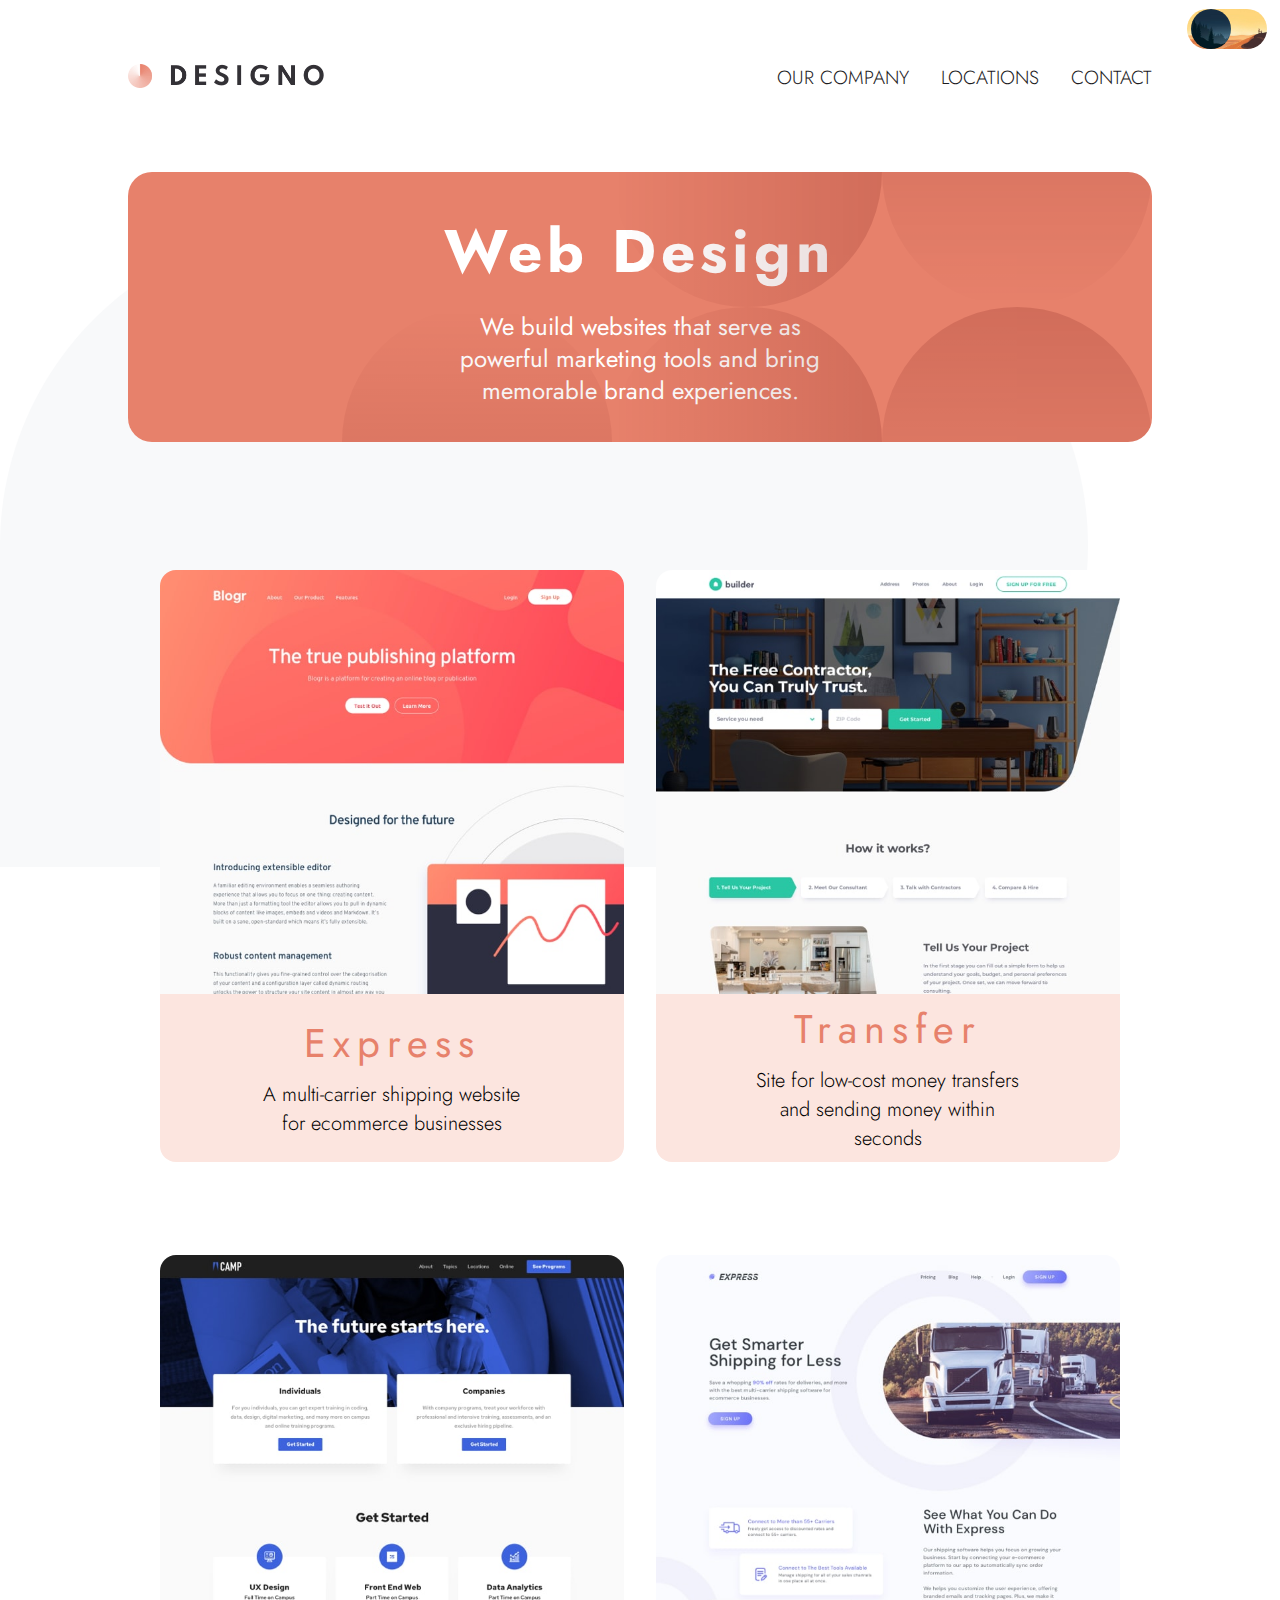
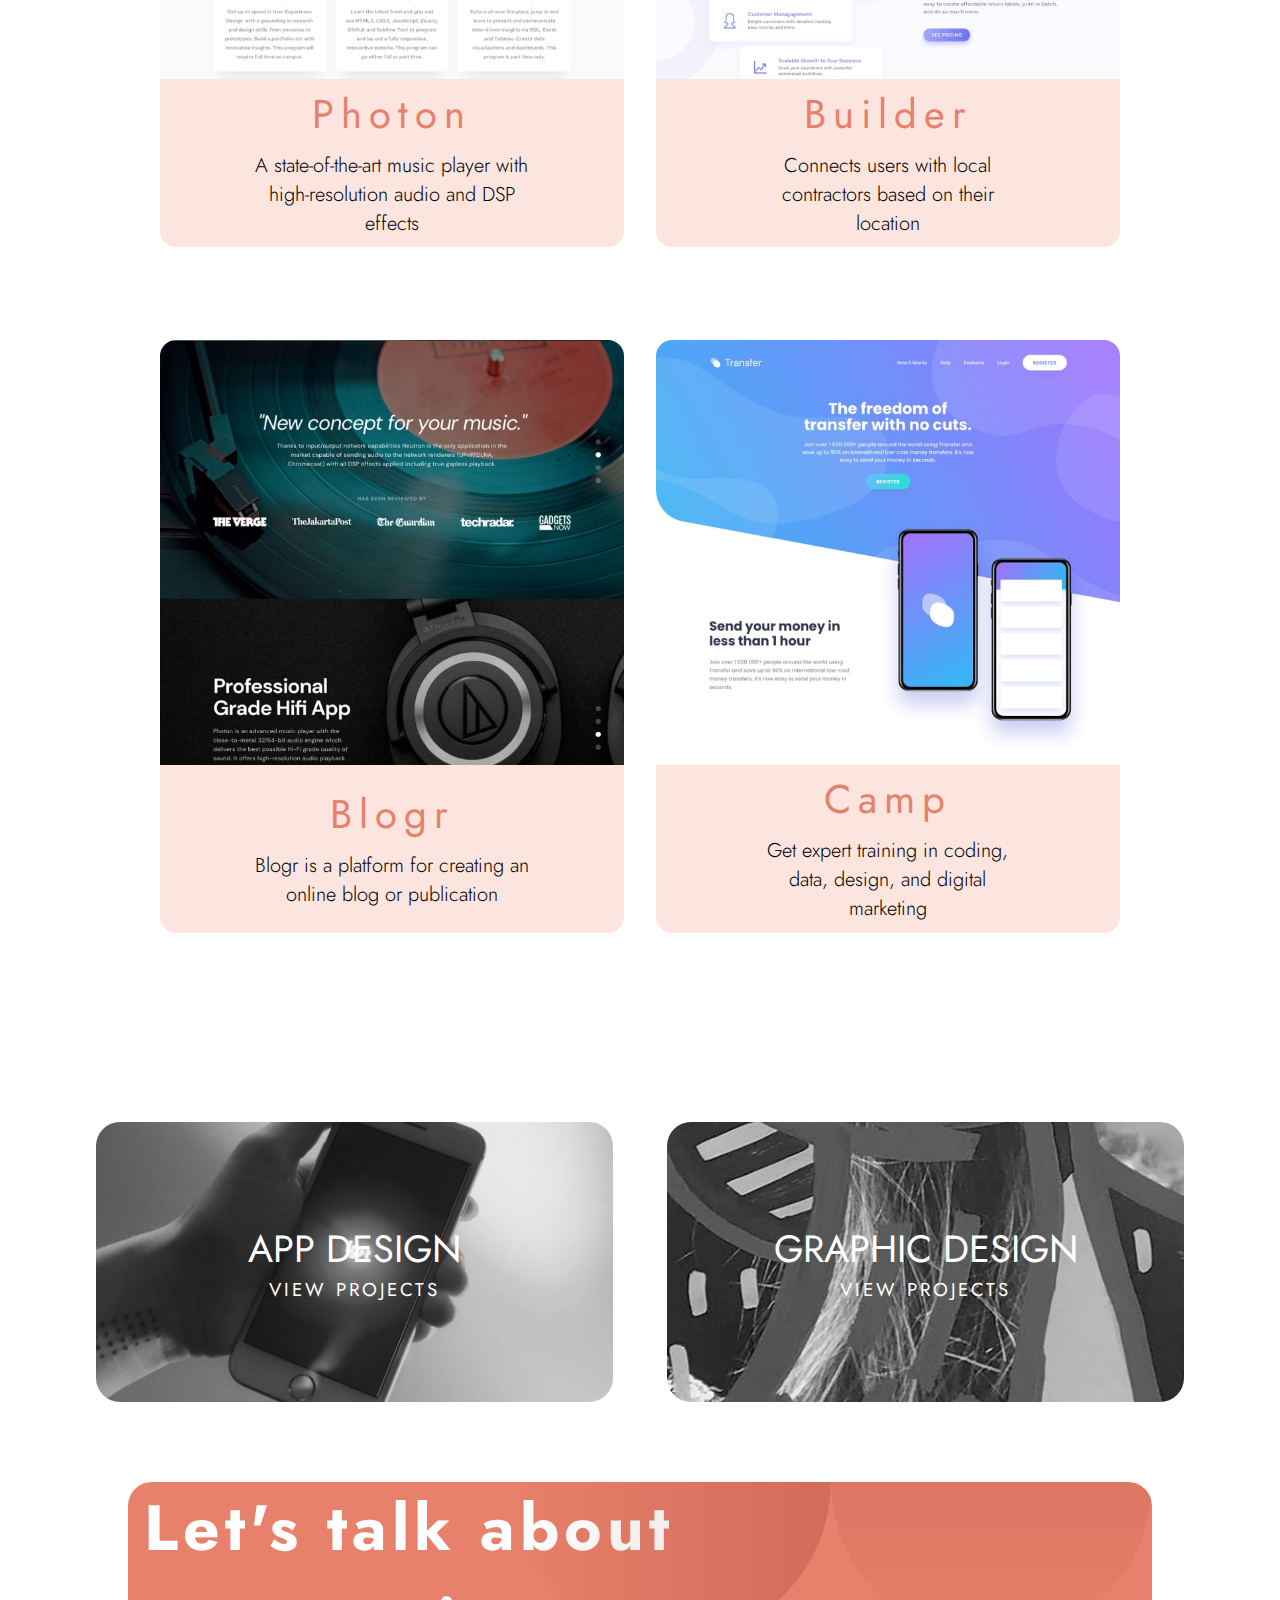
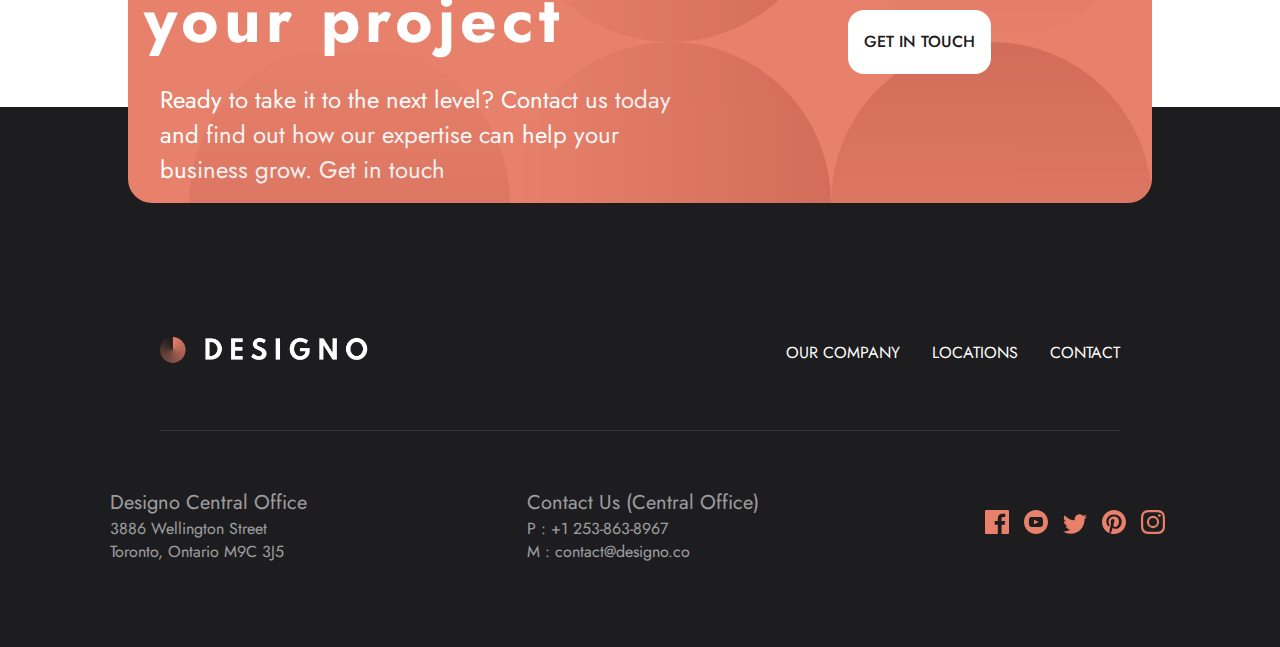
<file: html/web-design.html>
<!DOCTYPE html>
<html lang="en">
  <head>
    <meta charset="UTF-8" />
    <meta name="viewport" content="width=device-width, initial-scale=1.0" />
    <link
      rel="stylesheet"
      href="https://cdnjs.cloudflare.com/ajax/libs/font-awesome/6.2.0/css/all.min.css"
      integrity="sha512-xh6O/CkQoPOWDdYTDqeRdPCVd1SpvCA9XXcUnZS2FmJNp1coAFzvtCN9BmamE+4aHK8yyUHUSCcJHgXloTyT2A=="
      crossorigin="anonymous"
      referrerpolicy="no-referrer"
    />

    <link rel="stylesheet" href="../css/webDesign.css" />
    <title>Designo Agency</title>
  </head>
  <body>
    <!--! Navbar  -->
    <nav>
      <img
        class="navLogo"
        src="../assets/shared/desktop/logo-dark.png"
        alt="nav-logo"
      />
      <ul id="">
        <li><a href="./about.html" id="light">OUR COMPANY</a></li>
        <li><a id="light" href="./locations.html">LOCATIONS</a></li>
        <li><a id="light" href="./contact.html">CONTACT</a></li>
      </ul>

      <div class="mobileContainer">
        <i class="fa-solid fa-bars navMobileMenu"></i>
        <ul class="mobileUL">
          <li><a href="./about.html" id="light">OUR COMPANY</a></li>
          <li><a id="light" href="./locations.html">LOCATIONS</a></li>
          <li><a id="light" href="./contact.html">CONTACT</a></li>
        </ul>
      </div>
    </nav>
    <div class="lightModeContainer">
      <input id="btn" type="checkbox" />
      <label for="btn" for="btn2" class="cont"></label>
    </div>

    <!--! Hero  -->
    <div class="hero">
      <div class="heroText">
        <div>
          <h2>Web Design</h2>
          <p>
            We build websites that serve as powerful marketing tools and bring
            memorable brand experiences.
          </p>
        </div>
      </div>
      <img
        class="pattern"
        src="../assets/shared/desktop/bg-pattern-call-to-action.svg"
        alt="pattern"
      />
    </div>

    <!--? Bg Pattern  -->
    <img
      class="FirstLeafPattern"
      src="../assets/shared/desktop/bg-pattern-leaf.svg"
      alt="leaf"
    />
    <!--? Bg Pattern  -->

    <!--! Projects  -->
    <div class="projects">
      <div class="projectBox">
        <img src="../assets/web-design/desktop/image-blogr.jpg" />
        <div class="projectText">
          <h2>Express</h2>
          <p>A multi-carrier shipping website for ecommerce businesses</p>
        </div>
      </div>
      <div class="projectBox">
        <img src="../assets/web-design/desktop/image-builder.jpg" />
        <div class="projectText">
          <h2>Transfer</h2>
          <p>
            Site for low-cost money transfers and sending money within seconds
          </p>
        </div>
      </div>
      <div class="projectBox">
        <img src="../assets/web-design/desktop/image-camp.jpg" />
        <div class="projectText">
          <h2>Photon</h2>
          <p>
            A state-of-the-art music player with high-resolution audio and DSP
            effects
          </p>
        </div>
      </div>
      <div class="projectBox">
        <img src="../assets/web-design/desktop/image-express.jpg" />
        <div class="projectText">
          <h2>Builder</h2>
          <p>Connects users with local contractors based on their location</p>
        </div>
      </div>
      <div class="projectBox">
        <img src="../assets/web-design/desktop/image-photon.jpg" />
        <div class="projectText">
          <h2>Blogr</h2>
          <p>Blogr is a platform for creating an online blog or publication</p>
        </div>
      </div>
      <div class="projectBox">
        <img src="../assets/web-design/desktop/image-transfer.jpg" />
        <div class="projectText">
          <h2>Camp</h2>
          <p>
            Get expert training in coding, data, design, and digital marketing
          </p>
        </div>
      </div>
    </div>
    <!--! Design  -->
    <div class="design">
      <div class="appDesign">
        <h2>APP DESIGN</h2>
        <h3><a href="./app-design.html">VIEW PROJECTS</a></h3>
      </div>
      <div class="graphicDesign">
        <h2>GRAPHIC DESIGN</h2>
        <h3><a href="./graphic-design.html">VIEW PROJECTS</a></h3>
      </div>
    </div>

    <!--! Contact  -->
    <div class="contact">
      <div class="contactText">
        <h2>Let's talk about your project</h2>
        <p>
          Ready to take it to the next level? Contact us today and find out how
          our expertise can help your business grow. Get in touch
        </p>
      </div>
      <img
        class="pattern"
        src="../assets/shared/desktop/bg-pattern-call-to-action.svg"
        alt="pattern"
      />
      <div class="contactLeft">
        <button class="contactBtn">
          <a href="./contact.html">GET IN TOUCH</a>
        </button>
      </div>
    </div>
    <!--! Footer  -->
    <footer>
      <div class="footerTop">
        <img src="../assets/shared/desktop/logo-light.png" alt="logo" />
        <ul>
          <li><a href="./about.html" id="light">OUR COMPANY</a></li>
          <li><a id="light" href="./locations.html">LOCATIONS</a></li>
          <li><a id="light" href="./contact.html">CONTACT</a></li>
        </ul>
      </div>
      <div class="footerBottom">
        <ul>
          <li>Designo Central Office</li>
          <li>3886 Wellington Street</li>
          <li>Toronto, Ontario M9C 3J5</li>
        </ul>
        <ul>
          <li>Contact Us (Central Office)</li>
          <li>P : +1 253-863-8967</li>
          <li>M : contact@designo.co</li>
        </ul>
        <div class="footerIcons">
          <img src="../assets/shared/desktop/icon-facebook.svg" alt="fb" />
          <img src="../assets/shared/desktop/icon-youtube.svg" alt="yt" />
          <img src="../assets/shared/desktop/icon-twitter.svg" alt="tw" />
          <img src="../assets/shared/desktop/icon-pinterest.svg" alt="pin" />
          <img src="../assets/shared/desktop/icon-instagram.svg" alt="ins" />
        </div>
      </div>
    </footer>

    <script src="../js/app.js"></script>
  </body>
</html>
</file>
<file: css/style.css>
/*! GENERAL STYLES */

@import url("https://fonts.googleapis.com/css2?family=Jost:wght@300;400;500&display=swap");
/* font-family: 'Jost', sans-serif; */

/* H1 48PX */
/* H2 40PX-48PX-2PX LETTER-SPACING */
/* H3 20PX-26PX-5PX LETTER-SPACING */

* {
  font-family: "Jost", sans-serif;
  margin: 0;
  padding: 0;
  box-sizing: border-box;
  z-index: 2;
}

body {
  height: 100vh;
}

:root {
  --peach: #e7816b;
  --black: #1d1c1e;
  --white: #ffffff;
  --light-peach: #ffad9b;
  --dark-grey: #333136;
  --light-grey: #f1f3f5;
}
/* ! Link Styling */

a {
  text-decoration: none;
  color: var(--black);
}

footer a {
  color: var(--white);
}

.mobileContainer a {
  color: white;
}

.mobileContainer i {
  cursor: pointer;
}

.design a {
  color: white;
  text-decoration: none;
}
.design h3 {
  transition: transform 1.5s;
}

.design h3:hover {
  transform: scale(1.1);
}

/* ! NAVBAR */

.navLogo {
  cursor: pointer;
}

nav {
  display: flex;
  justify-content: space-between;
  padding: 4rem 0 0;
  margin: auto;
  width: 80%;
  margin-bottom: 5rem;
}

nav img {
  height: 1.7rem;
}

nav ul {
  list-style: none;
  display: flex;
  gap: 2rem;
  font-weight: 300;
  font-size: 19px;
  justify-content: center;
  align-items: center;
  cursor: pointer;
}
li::after {
  content: "";
  width: 0px;
  height: 1px;
  display: block;
  background-color: var(--black);
  transition: 300ms;
}
li:hover::after {
  width: 100%;
}

.navMobileMenu {
  display: none;
}

@media screen and (max-width: 768px) {
  nav ul {
    font-size: 11px;
    gap: 1rem;
  }

  nav img {
    height: 1rem;
  }
}

.mobileUL {
  position: absolute;
  width: 5rem;
  height: 10rem;
  right: 2%;
}

.mobileUL li {
  background-color: var(--peach);
  margin-bottom: 4px;
  text-align: center;
  color: var(--white);
}
.mobileContainer {
  display: none;
  border-radius: 1rem;
}

@media screen and (max-width: 575px) {
  nav {
    margin-bottom: 7rem;
  }

  nav ul {
    display: none;
  }

  .navMobileMenu {
    display: block;
    margin: 0;
    text-align: center;
  }

  .mobileContainer {
    display: block;
  }

  .mobileUL {
    right: 14%;
  }

  .mobileUL li {
    font-size: 15px;
    width: 8rem;
    height: 1.4rem;
  }
}

/*? LIGHT MODE */
.lightModeContainer {
  position: absolute;
  right: 1%;
  top: 1%;
  z-index: 1;
}

.cont {
  height: 40px;
  width: 80px;
  background: url("../assets/shared/lightMode.jpg");
  background-size: cover;
  background-position: center;
  border-radius: 80px;
  overflow: hidden;
  cursor: pointer;
  transition: 0.3s;
  display: flex;
  align-items: center;
}

input {
  display: none;
}

#btn:checked ~ .cont {
  background: url("../assets/shared/darkMode.jpg");

  background-size: cover;
  box-shadow: 0 3000px 0 6000px #202430;
  z-index: 1;
}

#btn:checked nav {
  color: white;
}

.cont:before {
  content: "";
  margin: 0 5%;
  height: 100%;
  width: 50%;
  background: url("../assets/shared/darkMode.jpg");
  background-size: cover;
  border-radius: 5rem;
  transition: 0.5s;
}

#btn:checked ~ .cont:before {
  transform: translateX(80%);
  background: url("../assets/shared/lightMode.jpg");
  background-size: cover;
  background-position: center;
}

@media screen and (max-width: 768px) {
  .cont {
    height: 30px;
    width: 60px;
  }
}
@media screen and (max-width: 576px) {
  .cont {
    height: 20px;
    width: 40px;
  }
}

/*? LIGHT MODE */
/*! HERO */

.hero {
  display: flex;
  border-radius: 1.5rem;
  width: 80%;
  margin: auto;
  overflow: hidden;
  background-color: var(--peach);
  background-image: url("../assets/home/desktop/bg-pattern-hero-home.svg");
  background-repeat: no-repeat;
  background-position: bottom right;
  padding: 4rem 0;
  position: relative;
}

.heroText {
  margin: auto 10%;
  text-align: left;
  width: 60rem;
}

.hero h2 {
  color: var(--white);
  font-weight: 500;
  margin-bottom: 2rem;
  font-size: 3vw;
}

.hero p {
  color: var(--white);
  margin-bottom: 2rem;
  font-weight: 400;
  font-size: 1.5vw;
}

.hero a {
  text-decoration: none;
  color: var(--light-grey);
  padding: 1vw 1vw;
  border-radius: 0.4rem;
  background-color: var(--light-peach);
  font-weight: 500;
}

.hero a:active {
  color: var(--black);
  background-color: var(--white);
}

.heroImage {
  background-size: cover;
  background-repeat: no-repeat;
}

.heroPhone {
  width: 30vw;
  object-fit: cover;
  transform: translateY(10%);
  /* width: 100%; */
}

@media screen and (max-width: 768px) {
  .hero {
    flex-direction: column;
  }

  .heroText {
    width: 80%;
    text-align: center;
    margin: auto;
  }

  .heroText h2 {
    font-size: 36px;
  }

  .heroText p {
    font-size: 16px;
  }

  .heroImage {
    width: 100%;
    display: flex;
    justify-content: center;
  }

  .heroPhone {
    width: 20rem;
    transform: translateY(5%);
  }
}

/* ! Leaf pattern */
.FirstLeafPattern {
  position: absolute;
  top: 40%;
  left: 0;
  z-index: -1;
  width: 85%;
}

.SecondLeafPattern {
  z-index: 0;
  position: absolute;
  bottom: -15%;
  right: -12.4%;
  transform: rotateY(180deg);
  width: 85%;
}
/*! DESIGN SECTION */

.design {
  width: 85%;
  margin: auto;
  display: flex;
  height: 75%;
  color: var(--white);
  margin-top: 10%;
  margin-bottom: 5rem;
  position: relative;
  z-index: 6;
}

.design h2 {
  font-size: 38px;
  font-weight: 400;
  z-index: 2;
}

.design h3 {
  font-weight: 400;
  letter-spacing: 3px;
  z-index: 2;
}

.webDesign {
  background-image: url("../assets/home/desktop/image-web-design-large.jpg");
  width: 50%;
  background-size: cover;
  background-repeat: no-repeat;
  background-position: center;
  display: flex;
  justify-content: center;
  align-items: center;
  flex-direction: column;
  border-radius: 1.5rem;
  position: relative;
  cursor: pointer;
}

.appDesign,
.graphicDesign {
  background-image: url("../assets/home/desktop/image-app-design.jpg");
  height: 50%;
  background-size: cover;
  background-repeat: no-repeat;
  background-position: center;
  display: flex;
  justify-content: center;
  align-items: center;
  position: relative;
  flex-direction: column;
  width: 95%;
  cursor: pointer;
  /* border: 2px solid orange; */
  border-radius: 1.5rem;
}

.graphicDesign {
  background-image: url("../assets/home/desktop/image-graphic-design.jpg");
  height: 45%;
  background-size: cover;
  background-repeat: no-repeat;
  background-position: center;
}

.secondDesignContainer {
  display: flex;
  flex-direction: column;
  width: 50%;
  justify-content: center;
  align-items: flex-end;
  gap: 5%;
}

.webDesign::after,
.appDesign::after,
.graphicDesign::after {
  content: "";
  background-color: var(--light-peach);
  position: absolute;
  opacity: 0.5;
  z-index: 1;
}

.webDesign:hover::after,
.appDesign:hover::after,
.graphicDesign:hover::after {
  width: 100%;
  height: 100%;
}

@media screen and (max-width: 768px) {
  .design {
    flex-direction: column;
  }

  .secondDesignContainer {
    height: 70%;
    width: 100%;
  }

  .appDesign,
  .graphicDesign {
    height: 50%;
    width: 100%;
    background-position: top;
  }

  .webDesign {
    height: 30%;
    width: 100%;
    background-position: bottom;
    margin-bottom: 3%;
  }

  .graphicDesign h2 {
    font-size: 36px;
  }
}

/*! TEAM SECTION */
.team {
  width: 80%;
  display: flex;
  justify-content: center;
  margin: auto;
  gap: 5%;
  text-align: center;
  align-items: center;
  padding: 5rem 0;
  margin-bottom: 7rem;
  position: relative;
}

.teamImage {
  background: url("../assets/home/desktop/bg-pattern-hero-home.svg");
  background-repeat: no-repeat;
  background-position: center;
  background-size: 11rem;
  display: flex;
  justify-content: center;
  align-items: center;
}

.team h2,
.team p {
  font-weight: 400;
  opacity: 0.8;
}

.team p {
  font-size: 20px;
}

.teamImage img {
  object-fit: cover;
}

.teamContainer {
  width: 30%;
}

@media screen and (max-width: 768px) {
  .team {
    flex-direction: column;
    padding: 0;
    gap: 7rem;
  }
  .teamContainer {
    text-align: left;
    display: flex;
    height: 12rem;
    width: 105%;
    gap: 1rem;
    margin-right: 1rem;
  }
  .teamContainer p {
    width: 100%;
    font-size: 16px;
  }
}

@media screen and (max-width: 500px) {
  .teamContainer p {
    font-size: 12px;
    background-size: 3rem;
  }

  .teamImage {
    background-size: 8rem;
  }

  .teamImage img {
    width: 8rem;
    height: 8rem;
  }
}

/*! CONTACT */

.contact {
  display: flex;
  justify-content: space-between;
  color: white;
  position: relative;
  width: 80%;
  margin: auto;
  border-radius: 1.5rem;
  background-size: 5px;
  padding: 4rem;
  background-color: var(--peach);
  overflow: hidden;

  margin-bottom: -6rem;
  position: relative;
  z-index: 3;
}

.contactText {
  width: 60%;
  align-self: center;
  margin: auto;
}
.contactText h2 {
  font-size: 64px;
  letter-spacing: 5px;
}

.contactText p {
  font-size: 24px;
  padding: 1rem;
}

.contactBtn {
  text-decoration: none;
  color: black;
  font-size: 1rem;
  height: 4rem;
  padding: 1rem;
  background-color: var(--white);
  border: none;
  border-radius: 1rem;
  font-weight: 500;
  margin: auto;
  position: relative;
  z-index: 5;
  cursor: pointer;
  display: flex;
  align-items: center;
}

.contactBtn:active {
  color: var(--white);
  background-color: var(--light-peach);
}

.contactLeft {
  width: 50%;
  height: 20rem;
  display: flex;
  align-items: center;
}
.pattern {
  position: absolute;
  height: 200%;
  right: 0;
  bottom: -50%;
}

@media screen and (max-width: 1024px) {
  .contactText h2 {
    font-size: 40px;
    text-align: center;
  }

  .contactText p {
    font-size: 20px;
    padding: 1rem;
  }
}

@media screen and (max-width: 768px) {
  .contact {
    flex-direction: column;
    padding: 3rem 2rem;
  }
  .contactText {
    width: 80%;
  }

  .contactText h2 {
    font-size: 36px;
    text-align: center;
  }

  .contactLeft {
    height: 5rem;
    margin: auto;
  }

  .contactText p {
    font-size: 16px;
    padding: 1rem;
  }
}

/* ! FOOTER */

footer {
  background-color: var(--black);
  height: 60%;
  width: 100%;
  position: relative;
  z-index: 2;
}

.footerTop {
  display: flex;
  color: var(--light-grey);
  height: 60%;
  justify-content: space-between;
  padding-bottom: 4rem;
  align-items: flex-end;
  width: 75%;
  margin: auto;
  border-bottom: 1px solid var(--dark-grey);
}

.footerTop img {
  height: 1.8rem;
}

.footerTop ul {
  display: flex;
  list-style: none;
  gap: 2rem;
  font-size: 16px;
  cursor: pointer;
}

.footerTop ul li::after {
  content: "";
  width: 0px;
  height: 1px;
  display: block;
  background: var(--white);
  transition: 300ms;
}
.footerTop ul li:hover::after {
  width: 100%;
}

.footerBottom {
  display: flex;
  color: var(--light-grey);
  height: 35%;
  align-items: center;
  justify-content: space-around;
}

.footerBottom ul {
  list-style: none;
  color: var(--light-grey);
  opacity: 0.6;
  font-size: 16px;
}

.footerBottom ul li:first-child {
  font-size: 20px;
  opacity: 1;
}

.footerIcons img {
  margin: 0 5px;
  cursor: pointer;
}
.footerIcons img:hover {
  opacity: 0.7;
}
@media screen and (max-width: 768px) {
  .footerTop {
    width: 95%;
  }
}

@media screen and (max-width: 600px) {
  footer {
    height: 100%;
  }

  .footerTop,
  .footerBottom {
    flex-direction: column;
  }

  .footerTop {
    flex-direction: column;
    color: var(--light-grey);
    border-bottom: 0px;
    justify-content: end;
    padding-bottom: 0;
    align-items: center;
    gap: 2rem;
    margin-bottom: 2rem;
  }

  .footerTop ul {
    flex-direction: column;
    border-top: 1px solid var(--dark-grey);
    width: 90vw;
    align-items: center;
    padding-top: 2rem;
  }

  .footerBottom ul li {
    text-align: center;
  }
}

/* ! Intro transition */

.hidden {
  opacity: 0;
  filter: blur(5px);
  transform: translateX(-60%);
  transition: all 1s;
}

.show {
  opacity: 1;
  filter: blur(0);
  transform: translateX(0);
}
</file>
<file: css/about.css>
/*! GENERAL STYLES */

@import url("https://fonts.googleapis.com/css2?family=Jost:wght@300;400;500&display=swap");
/* font-family: 'Jost', sans-serif; */

/* H1 48PX */
/* H2 40PX-48PX-2PX LETTER-SPACING */
/* H3 20PX-26PX-5PX LETTER-SPACING */

* {
  font-family: "Jost", sans-serif;
  margin: 0;
  padding: 0;
  box-sizing: border-box;
  z-index: 2;
}

body {
  height: 100vh;
}

:root {
  --peach: #e7816b;
  --black: #1d1c1e;
  --white: #ffffff;
  --light-peach: #ffad9b;
  --dark-grey: #333136;
  --light-grey: #f1f3f5;
}

a {
  text-decoration: none;
  color: var(--black);
}

.locationBtn a {
  color: var(--white);
}

footer a {
  color: var(--white);
}

.mobileContainer a {
  color: white;
}

.mobileContainer i {
  cursor: pointer;
}

.design a {
  color: white;
  text-decoration: none;
}
.design h3 {
  transition: transform 1.5s;
}

.design h3:hover {
  transform: scale(1.1);
}

/* ! NAVBAR */

.navLogo {
  cursor: pointer;
}

nav {
  display: flex;
  justify-content: space-between;
  padding: 4rem 0 0;
  margin: auto;
  width: 80%;
  margin-bottom: 5rem;
}

nav img {
  height: 1.7rem;
}

nav ul {
  list-style: none;
  display: flex;
  gap: 2rem;
  font-weight: 300;
  font-size: 19px;
  justify-content: center;
  align-items: center;
  cursor: pointer;
}

li::after {
  content: "";
  width: 0px;
  height: 1px;
  display: block;
  background-color: var(--black);
  transition: 300ms;
}
li:hover::after {
  width: 100%;
}

.navMobileMenu {
  display: none;
}

@media screen and (max-width: 768px) {
  nav ul {
    font-size: 11px;
    gap: 1rem;
  }

  nav img {
    height: 1rem;
  }
}

.mobileUL {
  position: absolute;
  width: 5rem;
  height: 10rem;
  right: 2%;
}

.mobileUL li {
  background-color: var(--peach);
  margin-bottom: 4px;
  text-align: center;
  color: var(--white);
}
.mobileContainer {
  display: none;
  border-radius: 1rem;
}

@media screen and (max-width: 575px) {
  nav {
    margin-bottom: 7rem;
  }

  nav ul {
    display: none;
  }

  .navMobileMenu {
    display: block;
    margin: 0;
    text-align: center;
  }

  .mobileContainer {
    display: block;
  }

  .mobileUL {
    right: 14%;
  }

  .mobileUL li {
    font-size: 15px;
    width: 8rem;
    height: 1.4rem;
  }
}

/*? LIGHT MODE */
.lightModeContainer {
  position: absolute;
  right: 1%;
  top: 1%;
  z-index: 1;
}

.cont {
  height: 40px;
  width: 80px;
  background: url("../assets/shared/lightMode.jpg");
  background-size: cover;
  background-position: center;
  border-radius: 80px;
  overflow: hidden;
  cursor: pointer;
  transition: 0.3s;
  display: flex;
  align-items: center;
}

input {
  display: none;
}

#btn:checked ~ .cont {
  background: url("../assets/shared/darkMode.jpg");

  background-size: cover;
  box-shadow: 0 2000px 0 4000px #202430;
  z-index: 1;
}

#btn:checked nav {
  color: white;
}

.cont:before {
  content: "";
  margin: 0 5%;
  height: 100%;
  width: 50%;
  background: url("../assets/shared/darkMode.jpg");
  background-size: cover;
  border-radius: 5rem;
  transition: 0.5s;
}

#btn:checked ~ .cont:before {
  transform: translateX(80%);
  background: url("../assets/shared/lightMode.jpg");
  background-size: cover;
  background-position: center;
}

@media screen and (max-width: 768px) {
  .cont {
    height: 30px;
    width: 60px;
  }
}
@media screen and (max-width: 576px) {
  .cont {
    height: 20px;
    width: 40px;
  }
}

/*? LIGHT MODE */

/*! Hero */

.hero {
  color: white;
  width: 80%;
  height: 50%;
  margin: auto;
  border-radius: 1.5rem;
  background-color: var(--peach);
  overflow: hidden;
  text-align: center;
  position: relative;
  z-index: 3;
  margin-bottom: 10%;
  display: flex;
}

.heroText {
  width: 60%;
  display: flex;
  justify-content: center;
  align-items: center;
  flex-direction: column;
  background-image: url("../assets/about/desktop/bg-pattern-hero-about-desktop.svg");
  background-repeat: no-repeat;
  background-position: center bottom;
  background-size: 80%;
  gap: 0;
}
.heroText h2 {
  font-size: 48px;
}

.heroText p {
  width: 80%;
  font-size: 24px;
  color: #3331369c;
}

.heroImage {
  width: 40%;
}

.hero img {
  width: 100%;
  height: 100%;
}

.pattern {
  position: absolute;
  height: 200%;
  right: 0;
  bottom: -50%;
}

@media screen and (max-width: 1024px) {
  .hero {
    flex-direction: column-reverse;
  }

  #heroImage {
    width: 100%;
  }

  #heroText {
    width: 100%;
    justify-content: center;
    align-items: center;
    height: 50%;
    padding: 6rem 1rem;
  }

  #heroText p {
    font-size: 16px;
  }
}

@media screen and (max-width: 768px) {
  .heroText h2 {
    font-size: 48px;
  }

  .heroText p {
    width: 50%;
    font-size: 16px;
  }
}

@media screen and (max-width: 600px) {
  .heroText h2 {
    font-size: 32px;
    margin-bottom: 0.5rem;
  }

  .heroText p {
    width: 60%;
    font-size: 14px;
    line-height: 1rem;
  }
}

/*! Second Hero */

.secondHero {
  flex-direction: row-reverse;
  display: flex;
  background-color: var(--light-peach);
  color: var(--black);
}

.secondHero .heroText {
  width: 60%;
  display: flex;
  justify-content: center;
  align-items: center;
  flex-direction: column;
  background-image: url("../assets/shared/desktop/bg-pattern-two-circles.svg");
  background-repeat: no-repeat;
  background-position: bottom left;
  background-size: 80%;
  gap: 0;
}
.secondHero h2 {
  font-size: 40px;
  color: var(--peach);
}

.heroText p {
  width: 80%;
  font-size: 18px;
  color: #333136b9;
}

.heroImage {
  width: 40%;
}

.hero img {
  width: 100%;
  height: 100%;
  background-size: cover;
  background-position: center;
}

.pattern {
  position: absolute;
  height: 200%;
  right: 0;
  bottom: -50%;
}

@media screen and (max-width: 1024px) {
  .secondHero {
    flex-direction: column;
  }

  .secondHero #heroImage {
    width: 100%;
    height: 50%;
    object-fit: cover;
  }

  #heroText p {
    font-size: 14px;
  }
}

@media screen and (max-width: 768px) {
  #heroText h2 {
    font-size: 24px;
  }

  #heroText p {
    width: 100%;
    font-size: 10px;
  }
}

@media screen and (max-width: 600px) {
  .heroText h2 {
    font-size: 32px;
    margin-bottom: 0.5rem;
  }

  .heroText p {
    width: 60%;
    font-size: 14px;
    line-height: 1rem;
  }
}

/* ! Leaf pattern */
.FirstLeafPattern {
  position: absolute;
  top: 40%;
  left: 0;
  z-index: -1;
  width: 85%;
}

.SecondLeafPattern {
  z-index: -1;
  position: absolute;
  bottom: -100%;
  right: -12%;
  transform: rotateY(180deg);
  width: 85%;
}
/*! Location SECTION */
.team {
  width: 80%;
  display: flex;
  justify-content: center;
  margin: auto;
  gap: 5%;
  text-align: center;
  align-items: center;
  padding: 5rem 0;
  margin-bottom: 7rem;
  position: relative;
}

.teamImage {
  background: url("../assets/home/desktop/bg-pattern-hero-home.svg");
  background-repeat: no-repeat;
  background-position: center;
  background-size: 12.5rem;
  display: flex;
  justify-content: center;
  align-items: center;
  height: 20rem;
  width: 100%;
}

.team h2,
.team p {
  font-weight: 400;
  opacity: 0.8;
}

.team p {
  font-size: 16px;
}

.teamImage img {
  object-fit: cover;
}

.teamContainer {
  width: 38%;
  display: flex;
  flex-direction: column;
  gap: 1rem;
  height: 50rem;
  background-color: var(--white);
  height: 33rem;
  border-radius: 2rem;
  padding: 2rem 0;
  border: 2px solid rgba(255, 0, 0, 0.11);
}

@media screen and (max-width: 768px) {
  .team {
    flex-direction: column;
    padding: 0;
    gap: 7rem;
    justify-content: center;
    align-items: center;
  }
  .teamContainer {
    text-align: left;
    display: flex;
    height: 24rem;
    width: 105%;
    gap: 1rem;
    margin-right: 1rem;
    justify-content: center;
    align-items: center;
  }
  .teamContainer p {
    width: 100%;
    font-size: 16px;
  }
}

@media screen and (max-width: 500px) {
  .teamContainer p {
    font-size: 12px;
    background-size: 3rem;
  }

  .teamImage {
    background-size: 8rem;
  }

  .teamImage img {
    width: 8rem;
    height: 8rem;
  }
}
.locationBtn {
  padding: 1rem;
  background-color: var(--peach);
  width: 10rem;
  border-radius: 10px;
  align-self: center;
  font-size: 16px;
  color: var(--white);
  cursor: pointer;
  border: none;
}
.locationBtn:active {
  background-color: var(--light-peach);
}

/*! REAL DEAL  */

#realDeal {
  flex-direction: row;
}
.realDealText {
  background: url("../assets/shared/desktop/bg-pattern-two-circles.svg");
  background-repeat: no-repeat;
  background-position: bottom center;

  color: var(--light-grey);
  background-color: var(--light-peach);
}
.realDealText p {
  color: rgba(65, 65, 65, 0.863);
}

.realDealText h2 {
  color: var(--peach);
}

@media screen and (max-width: 1024px) {
  #realDeal {
    flex-direction: column-reverse;
  }

  .realDeal {
    width: 100%;
    height: 50%;
    object-fit: cover;
  }

  .realDealText {
    width: 100%;
    height: 50%;
  }
}

/*! CONTACT */

.contact {
  display: flex;
  justify-content: space-between;
  color: white;
  position: relative;
  width: 80%;
  margin: auto;
  border-radius: 1.5rem;
  background-size: 5px;

  background-color: var(--peach);
  overflow: hidden;
  padding: 0 0;
  margin-bottom: -6rem;
  position: relative;
  z-index: 3;
}

.contactText {
  width: 60%;
  align-self: center;
  margin: auto;
  padding: 2rem;
}
.contactText h2 {
  font-size: 64px;
  letter-spacing: 5px;
}

.contactText p {
  font-size: 24px;
  padding: 1rem;
}

.contactBtn {
  text-decoration: none;
  color: black;
  font-size: 1rem;
  height: 4rem;
  padding: 1rem;
  background-color: var(--white);
  border: none;
  border-radius: 1rem;
  font-weight: 500;
  margin: auto;
  position: relative;
  z-index: 5;
  cursor: pointer;
  display: flex;
  align-items: center;
}

.contactBtn:active {
  color: var(--white);
  background-color: var(--light-peach);
}

.contactLeft {
  width: 50%;
  height: 20rem;
  display: flex;
  align-items: center;
}
.pattern {
  position: absolute;
  height: 200%;
  right: 0;
  bottom: -50%;
}

@media screen and (max-width: 1024px) {
  .contactText h2 {
    font-size: 40px;
    text-align: center;
  }

  .contactText p {
    font-size: 20px;
    padding: 1rem;
  }
}

@media screen and (max-width: 768px) {
  .contact {
    flex-direction: column;
    padding: 3rem 2rem;
  }
  .contactText {
    width: 80%;
  }

  .contactText h2 {
    font-size: 36px;
    text-align: center;
  }

  .contactLeft {
    height: 5rem;
    margin: auto;
  }

  .contactText p {
    font-size: 16px;
    padding: 1rem;
  }
}

/* ! FOOTER */

footer {
  background-color: var(--black);
  height: 60%;
  width: 100%;
  position: relative;
  z-index: 2;
}

.footerTop {
  display: flex;
  color: var(--light-grey);
  height: 60%;
  justify-content: space-between;
  padding-bottom: 4rem;
  align-items: flex-end;
  width: 75%;
  margin: auto;
  border-bottom: 1px solid var(--dark-grey);
}

.footerTop img {
  height: 1.8rem;
}

.footerTop ul {
  display: flex;
  list-style: none;
  gap: 2rem;
  font-size: 16px;
  cursor: pointer;
}

.footerTop ul li::after {
  content: "";
  width: 0px;
  height: 1px;
  display: block;
  background: var(--white);
  transition: 300ms;
}
.footerTop ul li:hover::after {
  width: 100%;
}

.footerBottom {
  display: flex;
  color: var(--light-grey);
  height: 35%;
  align-items: center;
  justify-content: space-around;
}

.footerBottom ul {
  list-style: none;
  color: var(--light-grey);
  opacity: 0.6;
  font-size: 16px;
}

.footerBottom ul li:first-child {
  font-size: 20px;
  opacity: 1;
}

.footerIcons img {
  margin: 0 5px;
  cursor: pointer;
}
.footerIcons img:hover {
  opacity: 0.7;
}
@media screen and (max-width: 768px) {
  .footerTop {
    width: 95%;
  }
}

@media screen and (max-width: 600px) {
  footer {
    height: 100%;
  }

  .footerTop,
  .footerBottom {
    flex-direction: column;
  }

  .footerTop {
    flex-direction: column;
    color: var(--light-grey);
    border-bottom: 0px;
    justify-content: end;
    padding-bottom: 0;
    align-items: center;
    gap: 2rem;
    margin-bottom: 2rem;
  }

  .footerTop ul {
    flex-direction: column;
    border-top: 1px solid var(--dark-grey);
    width: 90vw;
    align-items: center;
    padding-top: 2rem;
  }

  .footerBottom ul li {
    text-align: center;
  }
}
</file>
<file: css/appDesign.css>
/*! GENERAL STYLES */

@import url("https://fonts.googleapis.com/css2?family=Jost:wght@300;400;500&display=swap");
/* font-family: 'Jost', sans-serif; */

/* H1 48PX */
/* H2 40PX-48PX-2PX LETTER-SPACING */
/* H3 20PX-26PX-5PX LETTER-SPACING */

* {
  font-family: "Jost", sans-serif;
  margin: 0;
  padding: 0;
  box-sizing: border-box;
  z-index: 2;
}

body {
  height: 100vh;
}

:root {
  --peach: #e7816b;
  --black: #1d1c1e;
  --white: #ffffff;
  --light-peach: #ffad9b;
  --dark-grey: #333136;
  --light-grey: #f1f3f5;
}

a {
  text-decoration: none;
  color: var(--black);
}

footer a {
  color: var(--white);
}

.mobileContainer a {
  color: white;
}

.mobileContainer i {
  cursor: pointer;
}

.design a {
  color: white;
  text-decoration: none;
}

.design a {
  color: white;
  text-decoration: none;
}
.design h3 {
  transition: transform 1.5s;
}

.design h3:hover {
  transform: scale(1.1);
}

/* ! NAVBAR */

.navLogo {
  cursor: pointer;
}

nav {
  display: flex;
  justify-content: space-between;
  padding: 4rem 0 0;
  margin: auto;
  width: 80%;
  margin-bottom: 5rem;
}

nav img {
  height: 1.7rem;
}

nav ul {
  list-style: none;
  display: flex;
  gap: 2rem;
  font-weight: 300;
  font-size: 19px;
  justify-content: center;
  align-items: center;
  cursor: pointer;
}

#light::after {
  content: "";
  width: 0px;
  height: 1px;
  display: block;
  background-color: var(--black);
  transition: 300ms;
}
#light:hover::after {
  width: 100%;
}

.navMobileMenu {
  display: none;
}

@media screen and (max-width: 768px) {
  nav ul {
    font-size: 11px;
    gap: 1rem;
  }

  nav img {
    height: 1rem;
  }
}

.mobileUL {
  position: absolute;
  width: 5rem;
  height: 10rem;
  right: 2%;
}

.mobileUL li {
  background-color: var(--peach);
  margin-bottom: 4px;
  text-align: center;
  color: var(--white);
}
.mobileContainer {
  display: none;
  border-radius: 1rem;
}

@media screen and (max-width: 575px) {
  nav {
    margin-bottom: 7rem;
  }

  nav ul {
    display: none;
  }

  .navMobileMenu {
    display: block;
    margin: 0;
    text-align: center;
  }

  .mobileContainer {
    display: block;
  }

  .mobileUL {
    right: 14%;
  }

  .mobileUL li {
    font-size: 15px;
    width: 8rem;
    height: 1.4rem;
  }
}

/*? LIGHT MODE */
.lightModeContainer {
  position: absolute;
  right: 1%;
  top: 1%;
  z-index: 1;
}

.cont {
  height: 40px;
  width: 80px;
  background: url("../assets/shared/lightMode.jpg");
  background-size: cover;
  background-position: center;
  border-radius: 80px;
  overflow: hidden;
  cursor: pointer;
  transition: 0.3s;
  display: flex;
  align-items: center;
}

input {
  display: none;
}

#btn:checked ~ .cont {
  background: url("../assets/shared/darkMode.jpg");

  background-size: cover;
  box-shadow: 0 2000px 0 4000px #202430;
  z-index: 1;
}

#btn:checked nav {
  color: white;
}

.cont:before {
  content: "";
  margin: 0 5%;
  height: 100%;
  width: 50%;
  background: url("../assets/shared/darkMode.jpg");
  background-size: cover;
  border-radius: 5rem;
  transition: 0.5s;
}

#btn:checked ~ .cont:before {
  transform: translateX(80%);
  background: url("../assets/shared/lightMode.jpg");
  background-size: cover;
  background-position: center;
}

@media screen and (max-width: 768px) {
  .cont {
    height: 30px;
    width: 60px;
  }
}
@media screen and (max-width: 576px) {
  .cont {
    height: 20px;
    width: 40px;
  }
}

/*? LIGHT MODE */

/*! Hero */

.hero {
  color: white;
  width: 80%;
  height: 30%;
  margin: auto;
  border-radius: 1.5rem;
  background-color: var(--peach);
  overflow: hidden;
  text-align: center;
  position: relative;
  z-index: 3;
  margin-bottom: 10%;
}

.heroText {
  width: 100%;
  position: absolute;
  top: 50%;
  left: 50%;
  transform: translate(-50%, -50%);
}
.heroText h2 {
  font-size: 60px;
  letter-spacing: 5px;
  margin-bottom: 1rem;
}

.heroText p {
  width: 40%;
  margin: auto;
  font-size: 20px;
  line-height: 2rem;
}

.pattern {
  position: absolute;
  height: 200%;
  right: 0;
  bottom: -50%;
}

@media screen and (max-width: 768px) {
  .heroText h2 {
    font-size: 48px;
  }

  .heroText p {
    width: 50%;
    font-size: 16px;
  }
}

@media screen and (max-width: 576px) {
  .heroText h2 {
    font-size: 36px;
    margin-bottom: 0.5rem;
  }

  .heroText p {
    width: 60%;
    font-size: 14px;
    line-height: 1rem;
  }
}

/* ! Leaf pattern */
.FirstLeafPattern {
  position: absolute;
  top: 25%;
  left: 0;
  z-index: -1;
  width: 85%;
}
/*! Projects */

.projects {
  display: flex;
  width: 80%;
  margin: auto;
  flex-wrap: wrap;
  justify-content: center;
  gap: 2rem;
}

.projectBox {
  width: 29rem;
  border-radius: 1rem;
  margin-bottom: 5rem;
}

.projectBox img {
  width: 100%;
  border-top-left-radius: 1rem;
  border-top-right-radius: 1rem;
  object-fit: cover;
  margin-bottom: -10px;
}

.projectText {
  height: 30%;
  background-color: #fce5df;
  width: 100%;
  border-bottom-right-radius: 1rem;
  border-bottom-left-radius: 1rem;
  text-align: center;
  display: flex;
  flex-direction: column;
  justify-content: center;
  align-items: center;
  cursor: pointer;
}

.projectText:hover {
  background-color: var(--light-peach);
}

.projectText h2 {
  font-weight: 400;
  color: var(--peach);
  font-size: 36px;
  padding-bottom: 0.5rem;
  letter-spacing: 7px;
}

.projectText p {
  font-weight: 300;

  font-size: 20px;
  width: 60%;
}

/* @media screen and (max-width: 768px) {
  .projectText h2 {
    font-size: 40px;
  }

  .projectText p {
    width: 50%;
    font-size: 20px;
  }
}
*/
@media screen and (max-width: 576px) {
  .projectText h2 {
    font-size: 24px;
    margin-bottom: 0rem;
  }

  .projectText p {
    width: 60%;
    font-size: 14px;
    line-height: 1rem;
  }
}

/*! DESIGN SECTION */

.design {
  width: 85%;
  margin: auto;
  display: flex;
  height: 40%;
  color: var(--white);
  margin-top: 10%;
  padding-bottom: 5rem;
  gap: 5%;
}

.design h2 {
  font-size: 38px;
  font-weight: 400;
  z-index: 2;
}

.design h3 {
  font-weight: 400;
  letter-spacing: 3px;
  z-index: 2;
}

.appDesign,
.graphicDesign {
  background-size: cover;
  background-repeat: no-repeat;
  background-position: center;
  display: flex;
  justify-content: center;
  align-items: center;
  position: relative;
  flex-direction: column;
  width: 95%;
  cursor: pointer;
  /* border: 2px solid orange; */
  border-radius: 1.5rem;
  background-image: url("../assets/home/desktop/image-web-design-small.jpg");
}

.graphicDesign {
  background-image: url("../assets/home/desktop/image-graphic-design.jpg");

  background-size: cover;
  background-repeat: no-repeat;
  background-position: center;
}

.appDesign::after,
.graphicDesign::after {
  content: "";
  background-color: var(--light-peach);
  position: absolute;
  opacity: 0.5;
  z-index: 1;
}

.webDesign:hover::after,
.appDesign:hover::after,
.graphicDesign:hover::after {
  width: 100%;
  height: 100%;
}

@media screen and (max-width: 768px) {
  .graphicDesign h2 {
    font-size: 28px;
  }
}

@media screen and (max-width: 567px) {
  .design {
    flex-direction: column;
  }

  .graphicDesign,
  .appDesign {
    height: 50%;
    text-align: center;
  }
}

/*! CONTACT */

.contact {
  display: flex;
  justify-content: space-between;
  color: white;
  position: relative;
  width: 80%;
  margin: auto;
  border-radius: 1.5rem;
  background-size: 5px;
  padding: 4rem;
  background-color: var(--peach);
  overflow: hidden;
  padding: 0 0;
  margin-bottom: -6rem;
  position: relative;
  z-index: 3;
}

.contactText {
  width: 60%;
  align-self: center;
  margin: auto;
  padding-left: 1rem;
}
.contactText h2 {
  font-size: 64px;
  letter-spacing: 5px;
}

.contactText p {
  font-size: 24px;
  padding: 1rem;
}

.contactBtn {
  text-decoration: none;
  color: black;
  font-size: 1rem;
  height: 4rem;
  padding: 1rem;
  background-color: var(--white);
  border: none;
  border-radius: 1rem;
  font-weight: 500;
  margin: auto;
  position: relative;
  z-index: 5;
  cursor: pointer;
  display: flex;
  align-items: center;
}

.contactBtn:active {
  color: var(--white);
  background-color: var(--light-peach);
}

.contactLeft {
  width: 50%;
  height: 20rem;
  display: flex;
  align-items: center;
}
.pattern {
  position: absolute;
  height: 200%;
  right: 0;
  bottom: -50%;
}

@media screen and (max-width: 1024px) {
  .contactText h2 {
    font-size: 40px;
    text-align: center;
  }

  .contactText p {
    font-size: 20px;
    padding: 1rem;
  }
}

@media screen and (max-width: 768px) {
  .contact {
    flex-direction: column;
    padding: 3rem 2rem;
  }
  .contactText {
    width: 80%;
  }

  .contactText h2 {
    font-size: 36px;
    text-align: center;
  }

  .contactLeft {
    height: 5rem;
    margin: auto;
  }

  .contactText p {
    font-size: 16px;
    padding: 1rem;
  }
}

/* ! FOOTER */

footer {
  background-color: var(--black);
  height: 60%;
  width: 100%;
  position: relative;
  z-index: 2;
}

.footerTop {
  display: flex;
  color: var(--light-grey);
  height: 60%;
  justify-content: space-between;
  padding-bottom: 4rem;
  align-items: flex-end;
  width: 75%;
  margin: auto;
  border-bottom: 1px solid var(--dark-grey);
}

.footerTop img {
  height: 1.8rem;
}

.footerTop ul {
  display: flex;
  list-style: none;
  gap: 2rem;
  font-size: 16px;
  cursor: pointer;
}

.footerTop ul li::after {
  content: "";
  width: 0px;
  height: 1px;
  display: block;
  background: var(--white);
  transition: 300ms;
}
.footerTop ul li:hover::after {
  width: 100%;
}

.footerBottom {
  display: flex;
  color: var(--light-grey);
  height: 35%;
  align-items: center;
  justify-content: space-around;
}

.footerBottom ul {
  list-style: none;
  color: var(--light-grey);
  opacity: 0.6;
  font-size: 16px;
}

.footerBottom ul li:first-child {
  font-size: 20px;
  opacity: 1;
}

.footerIcons img {
  margin: 0 5px;
  cursor: pointer;
}
.footerIcons img:hover {
  opacity: 0.7;
}
@media screen and (max-width: 768px) {
  .footerTop {
    width: 95%;
  }
}

@media screen and (max-width: 600px) {
  footer {
    height: 100%;
  }

  .footerTop,
  .footerBottom {
    flex-direction: column;
  }

  .footerTop {
    flex-direction: column;
    color: var(--light-grey);
    border-bottom: 0px;
    justify-content: end;
    padding-bottom: 0;
    align-items: center;
    gap: 2rem;
    margin-bottom: 2rem;
  }

  .footerTop ul {
    flex-direction: column;
    border-top: 1px solid var(--dark-grey);
    width: 90vw;
    align-items: center;
    padding-top: 2rem;
  }

  .footerBottom ul li {
    text-align: center;
  }
}
</file>
<file: css/contact.css>
/*! GENERAL STYLES */

@import url("https://fonts.googleapis.com/css2?family=Jost:wght@300;400;500&display=swap");
/* font-family: 'Jost', sans-serif; */

/* H1 48PX */
/* H2 40PX-48PX-2PX LETTER-SPACING */
/* H3 20PX-26PX-5PX LETTER-SPACING */

* {
  font-family: "Jost", sans-serif;
  margin: 0;
  padding: 0;
  box-sizing: border-box;
  z-index: 2;
}

body {
  height: 100vh;
}

:root {
  --peach: #e7816b;
  --black: #1d1c1e;
  --white: #ffffff;
  --light-peach: #ffad9b;
  --dark-grey: #333136;
  --light-grey: #f1f3f5;
}

a {
  text-decoration: none;
  color: var(--black);
}

footer a {
  color: var(--white);
}

.mobileContainer a {
  color: white;
}

.mobileContainer i {
  cursor: pointer;
}

.design a {
  color: white;
  text-decoration: none;
}
.design h3 {
  transition: transform 1.5s;
}

.design h3:hover {
  transform: scale(1.1);
}

.locationBtn a {
  color: var(--white);
}

/* ! NAVBAR */

.navLogo {
  cursor: pointer;
}

nav {
  display: flex;
  justify-content: space-between;
  padding: 4rem 0 0;
  margin: auto;
  width: 80%;
  margin-bottom: 5rem;
}

nav img {
  height: 1.7rem;
}

nav ul {
  list-style: none;
  display: flex;
  gap: 2rem;
  font-weight: 300;
  font-size: 19px;
  justify-content: center;
  align-items: center;
  cursor: pointer;
}

li::after {
  content: "";
  width: 0px;
  height: 1px;
  display: block;
  background-color: var(--black);
  transition: 300ms;
}
li:hover::after {
  width: 100%;
}

.navMobileMenu {
  display: none;
}

@media screen and (max-width: 768px) {
  nav ul {
    font-size: 11px;
    gap: 1rem;
  }

  nav img {
    height: 1rem;
  }
}

.mobileUL {
  position: absolute;
  width: 5rem;
  height: 10rem;
  right: 2%;
}

.mobileUL li {
  background-color: var(--peach);
  margin-bottom: 4px;
  text-align: center;
  color: var(--white);
}
.mobileContainer {
  display: none;
  border-radius: 1rem;
}

@media screen and (max-width: 575px) {
  nav {
    margin-bottom: 7rem;
  }

  nav ul {
    display: none;
  }

  .navMobileMenu {
    display: block;
    margin: 0;
    text-align: center;
  }

  .mobileContainer {
    display: block;
  }

  .mobileUL {
    right: 14%;
  }

  .mobileUL li {
    font-size: 15px;
    width: 8rem;
    height: 1.4rem;
  }
}

/*? LIGHT MODE */
.lightModeContainer {
  position: absolute;
  right: 1%;
  top: 1%;
  z-index: 1;
}

.cont {
  height: 40px;
  width: 80px;
  background: url("../assets/shared/lightMode.jpg");
  background-size: cover;
  background-position: center;
  border-radius: 80px;
  overflow: hidden;
  cursor: pointer;
  transition: 0.3s;
  display: flex;
  align-items: center;
}

input {
  display: none;
}

#btn:checked ~ .cont {
  background: url("../assets/shared/darkMode.jpg");

  background-size: cover;
  box-shadow: 0 2000px 0 4000px #202430;
  z-index: 1;
}

#btn:checked nav {
  color: white;
}

.cont:before {
  content: "";
  margin: 0 5%;
  height: 100%;
  width: 50%;
  background: url("../assets/shared/darkMode.jpg");
  background-size: cover;
  border-radius: 5rem;
  transition: 0.5s;
}

#btn:checked ~ .cont:before {
  transform: translateX(80%);
  background: url("../assets/shared/lightMode.jpg");
  background-size: cover;
  background-position: center;
}

@media screen and (max-width: 768px) {
  .cont {
    height: 30px;
    width: 60px;
  }
}
@media screen and (max-width: 576px) {
  .cont {
    height: 20px;
    width: 40px;
  }
}

/*? LIGHT MODE */
/*! Hero */

.heroContact {
  display: flex;
  justify-content: center;
  align-items: center;
  width: 40%;
}

.heroContact form {
  width: 100%;
  height: 100%;
  display: flex;
  justify-content: center;
  align-items: center;
  flex-direction: column;
}

.heroContact input {
  border: none;
  outline: none;
  border-bottom: 1px solid var(--light-grey);
  background-color: var(--peach);
  display: block;
  width: 90%;
  margin-bottom: 5%;
  padding-bottom: 1rem;
}

.heroContact input:hover {
  border-bottom: 3px solid white;
}

.heroContact input::placeholder {
  color: var(--light-grey);
  opacity: 0.8;
}

.heroContact button {
  padding: 0.7rem;
  border: none;
  background-color: var(--light-peach);
  border-radius: 10px;
  width: 6rem;
  color: var(--light-grey);
  align-self: end;
  margin-right: 1.5rem;
  cursor: pointer;
  margin-bottom: 1.2rem;
}

.heroContact button:active {
  background-color: rgb(255, 193, 182);
  transform: scale(0.97);
}

#message {
  height: 15%;
}

.hero {
  color: white;
  width: 80%;
  height: 60%;
  margin: auto;
  border-radius: 1.5rem;
  background-color: var(--peach);
  overflow: hidden;
  text-align: center;
  position: relative;
  z-index: 3;

  display: flex;
}

.heroText {
  width: 60%;
  display: flex;
  justify-content: center;
  align-items: center;
  flex-direction: column;
  background-image: url("../assets/about/desktop/bg-pattern-hero-about-desktop.svg");
  background-repeat: no-repeat;
  background-position: center bottom;
  background-size: 80%;
  gap: 0;
}
.heroText h2 {
  font-size: 48px;
}

.heroText p {
  width: 80%;
  font-size: 24px;
}

.heroImage {
  width: 40%;
}

.hero img {
  width: 100%;
  height: 100%;
  background-size: cover;
  background-position: center;
}

.pattern {
  position: absolute;
  height: 200%;
  right: 0;
  bottom: -50%;
}

@media screen and (max-width: 1024px) {
  .hero {
    flex-direction: column;
    height: 90%;
  }

  .heroContact {
    width: 100%;
  }

  .heroText {
    width: 100%;
    justify-content: center;
    align-items: center;
    margin: auto;
    padding-bottom: 0.5rem;
  }

  .heroText p {
    width: 100%;
  }
}

@media screen and (max-width: 768px) {
  .hero {
    flex-direction: column;
    height: 85%;
  }
  .heroText h2 {
    font-size: 48px;
  }

  .heroText p {
    width: 50%;
    font-size: 16px;
  }
}

@media screen and (max-width: 600px) {
  .heroText h2 {
    font-size: 32px;
    margin-bottom: 0.5rem;
  }

  .heroText p {
    width: 60%;
    font-size: 14px;
    line-height: 1rem;
  }
}

/*! Second Hero */

.secondHero {
  flex-direction: row-reverse;
  display: flex;
  background-color: var(--light-peach);
  color: var(--black);
}

.secondHero .heroText {
  width: 60%;
  display: flex;
  justify-content: center;
  align-items: center;
  flex-direction: column;
  background-image: url("../assets/shared/desktop/bg-pattern-two-circles.svg");
  background-repeat: no-repeat;
  background-position: bottom left;
  background-size: 80%;
  gap: 0;
}
.secondHero h2 {
  font-size: 48px;
  color: var(--peach);
}

.heroText p {
  width: 80%;
  font-size: 18px;
}

.heroImage {
  width: 40%;
}

.hero img {
  width: 100%;
  height: 100%;
  background-size: cover;
  background-position: center;
}

.pattern {
  position: absolute;
  height: 200%;
  right: 0;
  bottom: -50%;
}

@media screen and (max-width: 768px) {
  .heroText h2 {
    font-size: 48px;
  }

  .heroText p {
    width: 50%;
    font-size: 16px;
  }
}

@media screen and (max-width: 600px) {
  .heroText h2 {
    font-size: 32px;
    margin-bottom: 0.5rem;
  }

  .heroText p {
    width: 60%;
    font-size: 14px;
    line-height: 1rem;
  }
}

/* ! Leaf pattern */
.FirstLeafPattern {
  position: absolute;
  top: 40%;
  left: 0;
  z-index: -1;
  width: 85%;
}

.SecondLeafPattern {
  z-index: -1;
  position: absolute;
  bottom: -30%;
  right: -12.4%;
  transform: rotateY(180deg);
  width: 85%;
}
/*! Location SECTION */
.team {
  width: 80%;
  display: flex;
  justify-content: center;
  margin: auto;
  gap: 5%;
  text-align: center;
  align-items: center;
  padding: 5rem 0;

  position: relative;
}

.teamImage {
  background: url("../assets/home/desktop/bg-pattern-hero-home.svg");
  background-repeat: no-repeat;
  background-position: center;
  background-size: 12.5rem;
  display: flex;
  justify-content: center;
  align-items: center;
  height: 20rem;
  width: 100%;
}

.team h2,
.team p {
  font-weight: 400;
  opacity: 0.8;
}

.team p {
  font-size: 16px;
}

.teamImage img {
  object-fit: cover;
}
.teamContainer {
  width: 38%;
  display: flex;
  flex-direction: column;
  gap: 1rem;
  height: 50rem;
  background-color: var(--white);
  height: 33rem;
  border-radius: 2rem;
  padding: 2rem 0;
}

@media screen and (max-width: 768px) {
  .team {
    flex-direction: column;
    padding: 0;
    gap: 7rem;
    justify-content: center;
    align-items: center;
  }
  .teamContainer {
    text-align: left;
    display: flex;
    height: 24rem;
    width: 105%;
    gap: 1rem;
    margin-right: 1rem;
    justify-content: center;
    align-items: center;
  }
  .teamContainer p {
    width: 100%;
    font-size: 16px;
  }
}

@media screen and (max-width: 500px) {
  .teamContainer p {
    font-size: 12px;
    background-size: 3rem;
  }

  .teamImage {
    background-size: 8rem;
  }

  .teamImage img {
    width: 8rem;
    height: 8rem;
  }
}
.locationBtn {
  padding: 1rem;
  background-color: var(--peach);
  width: 10rem;
  border-radius: 10px;
  align-self: center;
  font-size: 16px;
  color: var(--white);
  cursor: pointer;
  border: none;
}
.locationBtn:active {
  background-color: var(--light-peach);
}

/*! REAL DEAL  */
.realDeal {
  background: url("../assets/about/desktop/image-real-deal.jpg");
}
#realDeal {
  flex-direction: row;
}
.realDealText {
  background: url("../assets/shared/desktop/bg-pattern-two-circles.svg");
  background-repeat: no-repeat;
  background-position: bottom center;

  color: var(--light-grey);
  background-color: var(--light-peach);
}
.realDealText p {
  color: var(--black);
}

.realDealText h2 {
  color: var(--peach);
}

/*! CONTACT */

.contact {
  display: flex;
  justify-content: space-between;
  color: white;
  position: relative;
  width: 80%;
  margin: auto;
  border-radius: 1.5rem;
  background-size: 5px;
  padding: 4rem;
  background-color: var(--peach);
  overflow: hidden;
  padding: 0 0;
  margin-bottom: -6rem;
  position: relative;
  z-index: 3;
}

.contactText {
  width: 60%;
  align-self: center;
  margin: auto;
  padding-left: 1rem;
}
.contactText h2 {
  font-size: 64px;
  letter-spacing: 5px;
}

.contactText p {
  font-size: 20px;
  padding: 1rem;
}

.contactBtn {
  text-decoration: none;
  color: black;
  font-size: 1rem;
  height: 4rem;
  padding: 1rem;
  background-color: var(--white);
  border: none;
  border-radius: 1rem;
  font-weight: 500;
  margin: auto;
  position: relative;
  z-index: 5;
  cursor: pointer;
  display: flex;
  align-items: center;
}

.contactBtn:active {
  color: var(--white);
  background-color: var(--light-peach);
}

.contactLeft {
  width: 50%;
  height: 20rem;
  display: flex;
  align-items: center;
}
.pattern {
  position: absolute;
  height: 200%;
  right: 0;
  bottom: -50%;
}

@media screen and (max-width: 1024px) {
  .contactText h2 {
    font-size: 40px;
    text-align: center;
  }

  .contactText p {
    font-size: 20px;
    padding: 1rem;
  }
}

@media screen and (max-width: 768px) {
  .contact {
    flex-direction: column;
    padding: 3rem 2rem;
  }
  .contactText {
    width: 80%;
  }

  .contactText h2 {
    font-size: 36px;
    text-align: center;
  }

  .contactLeft {
    height: 5rem;
    margin: auto;
  }

  .contactText p {
    font-size: 16px;
    padding: 1rem;
  }
}

/* ! FOOTER */

footer {
  background-color: var(--black);
  height: 60%;
  width: 100%;
  position: relative;
  z-index: 2;
}

.footerTop {
  display: flex;
  color: var(--light-grey);
  height: 60%;
  justify-content: space-between;
  padding-bottom: 4rem;
  align-items: flex-end;
  width: 75%;
  margin: auto;
  border-bottom: 1px solid var(--dark-grey);
}

.footerTop img {
  height: 1.8rem;
}

.footerTop ul {
  display: flex;
  list-style: none;
  gap: 2rem;
  font-size: 16px;
  cursor: pointer;
}

.footerTop ul li::after {
  content: "";
  width: 0px;
  height: 1px;
  display: block;
  background: var(--white);
  transition: 300ms;
}
.footerTop ul li:hover::after {
  width: 100%;
}

.footerBottom {
  display: flex;
  color: var(--light-grey);
  height: 35%;
  align-items: center;
  justify-content: space-around;
}

.footerBottom ul {
  list-style: none;
  color: var(--light-grey);
  opacity: 0.6;
  font-size: 16px;
}

.footerBottom ul li:first-child {
  font-size: 20px;
  opacity: 1;
}

.footerIcons img {
  margin: 0 5px;
  cursor: pointer;
}
.footerIcons img:hover {
  opacity: 0.7;
}
@media screen and (max-width: 768px) {
  .footerTop {
    width: 95%;
  }
}

@media screen and (max-width: 600px) {
  footer {
    height: 100%;
  }

  .footerTop,
  .footerBottom {
    flex-direction: column;
  }

  .footerTop {
    flex-direction: column;
    color: var(--light-grey);
    border-bottom: 0px;
    justify-content: end;
    padding-bottom: 0;
    align-items: center;
    gap: 2rem;
    margin-bottom: 2rem;
  }

  .footerTop ul {
    flex-direction: column;
    border-top: 1px solid var(--dark-grey);
    width: 90vw;
    align-items: center;
    padding-top: 2rem;
  }

  .footerBottom ul li {
    text-align: center;
  }
}
</file>
<file: css/graphicDesign.css>
/*! GENERAL STYLES */

@import url("https://fonts.googleapis.com/css2?family=Jost:wght@300;400;500&display=swap");
/* font-family: 'Jost', sans-serif; */

/* H1 48PX */
/* H2 40PX-48PX-2PX LETTER-SPACING */
/* H3 20PX-26PX-5PX LETTER-SPACING */

* {
  font-family: "Jost", sans-serif;
  margin: 0;
  padding: 0;
  box-sizing: border-box;
  z-index: 2;
}

body {
  height: 100vh;
}

:root {
  --peach: #e7816b;
  --black: #1d1c1e;
  --white: #ffffff;
  --light-peach: #ffad9b;
  --dark-grey: #333136;
  --light-grey: #f1f3f5;
}

a {
  text-decoration: none;
  color: var(--black);
}

footer a {
  color: var(--white);
}

.mobileContainer a {
  color: white;
}

.mobileContainer i {
  cursor: pointer;
}

.design a {
  color: white;
  text-decoration: none;
}
.design h3 {
  transition: transform 1.5s;
}

.design h3:hover {
  transform: scale(1.1);
}

/* ! NAVBAR */

.navLogo {
  cursor: pointer;
}

nav {
  display: flex;
  justify-content: space-between;
  padding: 4rem 0 0;
  margin: auto;
  width: 80%;
  margin-bottom: 5rem;
}

nav img {
  height: 1.7rem;
}

nav ul {
  list-style: none;
  display: flex;
  gap: 2rem;
  font-weight: 300;
  font-size: 19px;
  justify-content: center;
  align-items: center;
  cursor: pointer;
}

#light::after {
  content: "";
  width: 0px;
  height: 1px;
  display: block;
  background-color: var(--black);
  transition: 300ms;
}
#light:hover::after {
  width: 100%;
}

.navMobileMenu {
  display: none;
}

@media screen and (max-width: 768px) {
  nav ul {
    font-size: 11px;
    gap: 1rem;
  }

  nav img {
    height: 1rem;
  }
}

.mobileUL {
  position: absolute;
  width: 5rem;
  height: 10rem;
  right: 2%;
}

.mobileUL li {
  background-color: var(--peach);
  margin-bottom: 4px;
  text-align: center;
  color: var(--white);
}
.mobileContainer {
  display: none;
  border-radius: 1rem;
}

@media screen and (max-width: 575px) {
  nav {
    margin-bottom: 7rem;
  }

  nav ul {
    display: none;
  }

  .navMobileMenu {
    display: block;
    margin: 0;
    text-align: center;
  }

  .mobileContainer {
    display: block;
  }

  .mobileUL {
    right: 14%;
  }

  .mobileUL li {
    font-size: 15px;
    width: 8rem;
    height: 1.4rem;
  }
}

/*? LIGHT MODE */
.lightModeContainer {
  position: absolute;
  right: 1%;
  top: 1%;
  z-index: 1;
}

.cont {
  height: 40px;
  width: 80px;
  background: url("../assets/shared/lightMode.jpg");
  background-size: cover;
  background-position: center;
  border-radius: 80px;
  overflow: hidden;
  cursor: pointer;
  transition: 0.3s;
  display: flex;
  align-items: center;
}

input {
  display: none;
}

#btn:checked ~ .cont {
  background: url("../assets/shared/darkMode.jpg");

  background-size: cover;
  box-shadow: 0 2000px 0 4000px #202430;
  z-index: 1;
}

#btn:checked nav {
  color: white;
}

.cont:before {
  content: "";
  margin: 0 5%;
  height: 100%;
  width: 50%;
  background: url("../assets/shared/darkMode.jpg");
  background-size: cover;
  border-radius: 5rem;
  transition: 0.5s;
}

#btn:checked ~ .cont:before {
  transform: translateX(80%);
  background: url("../assets/shared/lightMode.jpg");
  background-size: cover;
  background-position: center;
}

@media screen and (max-width: 768px) {
  .cont {
    height: 30px;
    width: 60px;
  }
}
@media screen and (max-width: 576px) {
  .cont {
    height: 20px;
    width: 40px;
  }
}

/*? LIGHT MODE */

/*! Hero */

.hero {
  color: white;
  width: 80%;
  height: 30%;
  margin: auto;
  border-radius: 1.5rem;
  background-color: var(--peach);
  overflow: hidden;
  text-align: center;
  position: relative;
  z-index: 3;
  margin-bottom: 10%;
}

.heroText {
  width: 100%;
  position: absolute;
  top: 50%;
  left: 50%;
  transform: translate(-50%, -50%);
}
.heroText h2 {
  font-size: 60px;
  letter-spacing: 5px;
  margin-bottom: 1rem;
}

.heroText p {
  width: 40%;
  margin: auto;
  font-size: 20px;
  line-height: 2rem;
}

.pattern {
  position: absolute;
  height: 200%;
  right: 0;
  bottom: -50%;
}

@media screen and (max-width: 768px) {
  .heroText h2 {
    font-size: 48px;
  }

  .heroText p {
    width: 50%;
    font-size: 16px;
  }
}

@media screen and (max-width: 576px) {
  .heroText h2 {
    font-size: 36px;
    margin-bottom: 0.5rem;
  }

  .heroText p {
    width: 60%;
    font-size: 14px;
    line-height: 1rem;
  }
}

/* ! Leaf pattern */
.FirstLeafPattern {
  position: absolute;
  top: 25%;
  left: 0;
  z-index: -1;
  width: 85%;
}
/*! Projects */

.projects {
  display: flex;
  width: 80%;
  margin: auto;
  flex-wrap: wrap;
  justify-content: center;
  gap: 2rem;
}

.projectBox {
  width: 29rem;
  border-radius: 1rem;
  margin-bottom: 5rem;
}

.projectBox img {
  width: 100%;
  border-top-left-radius: 1rem;
  border-top-right-radius: 1rem;
  object-fit: cover;
  margin-bottom: -10px;
}

.projectText {
  height: 30%;
  background-color: #fce5df;
  width: 100%;
  border-bottom-right-radius: 1rem;
  border-bottom-left-radius: 1rem;
  text-align: center;
  display: flex;
  flex-direction: column;
  justify-content: center;
  align-items: center;
  cursor: pointer;
}

.projectText:hover {
  background-color: var(--light-peach);
}

.projectText h2 {
  font-weight: 400;
  color: var(--peach);
  font-size: 36px;
  padding-bottom: 0.5rem;
  letter-spacing: 7px;
}

.projectText p {
  font-weight: 300;

  font-size: 20px;
  width: 60%;
}

/* @media screen and (max-width: 768px) {
  .projectText h2 {
    font-size: 40px;
  }

  .projectText p {
    width: 50%;
    font-size: 20px;
  }
}
*/
@media screen and (max-width: 576px) {
  .projectText h2 {
    font-size: 24px;
    margin-bottom: 0rem;
  }

  .projectText p {
    width: 60%;
    font-size: 14px;
    line-height: 1rem;
  }
}

/*! DESIGN SECTION */

.design {
  width: 85%;
  margin: auto;
  display: flex;
  height: 40%;
  color: var(--white);
  margin-top: 10%;
  padding-bottom: 5rem;
  gap: 5%;
}

.design h2 {
  font-size: 38px;
  font-weight: 400;
  z-index: 2;
}

.design h3 {
  font-weight: 400;
  letter-spacing: 3px;
  z-index: 2;
}

.appDesign,
.graphicDesign {
  background-size: cover;
  background-repeat: no-repeat;
  background-position: center;
  display: flex;
  justify-content: center;
  align-items: center;
  position: relative;
  flex-direction: column;
  width: 95%;
  cursor: pointer;
  /* border: 2px solid orange; */
  border-radius: 1.5rem;
  background-image: url("../assets/home/desktop/image-web-design-small.jpg");
}

.graphicDesign {
  background-image: url("../assets/home/desktop/image-app-design.jpg");

  background-size: cover;
  background-repeat: no-repeat;
  background-position: center;
}

.appDesign::after,
.graphicDesign::after {
  content: "";
  background-color: var(--light-peach);
  position: absolute;
  opacity: 0.5;
  z-index: 1;
}

.webDesign:hover::after,
.appDesign:hover::after,
.graphicDesign:hover::after {
  width: 100%;
  height: 100%;
}

@media screen and (max-width: 768px) {
  .graphicDesign h2 {
    font-size: 28px;
  }
}

@media screen and (max-width: 567px) {
  .design {
    flex-direction: column;
  }

  .graphicDesign,
  .appDesign {
    height: 50%;
    text-align: center;
  }
}

/*! CONTACT */

.contact {
  display: flex;
  justify-content: space-between;
  color: white;
  position: relative;
  width: 80%;
  margin: auto;
  border-radius: 1.5rem;
  background-size: 5px;
  padding: 4rem;
  background-color: var(--peach);
  overflow: hidden;
  padding: 0 0;
  margin-bottom: -6rem;
  position: relative;
  z-index: 3;
}

.contactText {
  width: 60%;
  align-self: center;
  margin: auto;
  padding-left: 1rem;
}
.contactText h2 {
  font-size: 64px;
  letter-spacing: 5px;
}

.contactText p {
  font-size: 24px;
  padding: 1rem;
}

.contactBtn {
  text-decoration: none;
  color: black;
  font-size: 1rem;
  height: 4rem;
  padding: 1rem;
  background-color: var(--white);
  border: none;
  border-radius: 1rem;
  font-weight: 500;
  margin: auto;
  position: relative;
  z-index: 5;
  cursor: pointer;
  display: flex;
  align-items: center;
}

.contactBtn:active {
  color: var(--white);
  background-color: var(--light-peach);
}

.contactLeft {
  width: 50%;
  height: 20rem;
  display: flex;
  align-items: center;
}
.pattern {
  position: absolute;
  height: 200%;
  right: 0;
  bottom: -50%;
}

@media screen and (max-width: 1024px) {
  .contactText h2 {
    font-size: 40px;
    text-align: center;
  }

  .contactText p {
    font-size: 20px;
    padding: 1rem;
  }
}

@media screen and (max-width: 768px) {
  .contact {
    flex-direction: column;
    padding: 3rem 2rem;
  }
  .contactText {
    width: 80%;
  }

  .contactText h2 {
    font-size: 36px;
    text-align: center;
  }

  .contactLeft {
    height: 5rem;
    margin: auto;
  }

  .contactText p {
    font-size: 16px;
    padding: 1rem;
  }
}

/* ! FOOTER */

footer {
  background-color: var(--black);
  height: 60%;
  width: 100%;
  position: relative;
  z-index: 2;
}

.footerTop {
  display: flex;
  color: var(--light-grey);
  height: 60%;
  justify-content: space-between;
  padding-bottom: 4rem;
  align-items: flex-end;
  width: 75%;
  margin: auto;
  border-bottom: 1px solid var(--dark-grey);
}

.footerTop img {
  height: 1.8rem;
}

.footerTop ul {
  display: flex;
  list-style: none;
  gap: 2rem;
  font-size: 16px;
  cursor: pointer;
}

.footerTop ul li::after {
  content: "";
  width: 0px;
  height: 1px;
  display: block;
  background: var(--white);
  transition: 300ms;
}
.footerTop ul li:hover::after {
  width: 100%;
}

.footerBottom {
  display: flex;
  color: var(--light-grey);
  height: 35%;
  align-items: center;
  justify-content: space-around;
}

.footerBottom ul {
  list-style: none;
  color: var(--light-grey);
  opacity: 0.6;
  font-size: 16px;
}

.footerBottom ul li:first-child {
  font-size: 20px;
  opacity: 1;
}

.footerIcons img {
  margin: 0 5px;
  cursor: pointer;
}
.footerIcons img:hover {
  opacity: 0.7;
}
@media screen and (max-width: 768px) {
  .footerTop {
    width: 95%;
  }
}

@media screen and (max-width: 600px) {
  footer {
    height: 100%;
  }

  .footerTop,
  .footerBottom {
    flex-direction: column;
  }

  .footerTop {
    flex-direction: column;
    color: var(--light-grey);
    border-bottom: 0px;
    justify-content: end;
    padding-bottom: 0;
    align-items: center;
    gap: 2rem;
    margin-bottom: 2rem;
  }

  .footerTop ul {
    flex-direction: column;
    border-top: 1px solid var(--dark-grey);
    width: 90vw;
    align-items: center;
    padding-top: 2rem;
  }

  .footerBottom ul li {
    text-align: center;
  }
}
</file>
<file: css/webDesign.css>
/*! GENERAL STYLES */

@import url("https://fonts.googleapis.com/css2?family=Jost:wght@300;400;500&display=swap");
/* font-family: 'Jost', sans-serif; */

/* H1 48PX */
/* H2 40PX-48PX-2PX LETTER-SPACING */
/* H3 20PX-26PX-5PX LETTER-SPACING */

* {
  font-family: "Jost", sans-serif;
  margin: 0;
  padding: 0;
  box-sizing: border-box;
  z-index: 2;
}

body {
  height: 100vh;
}

:root {
  --peach: #e7816b;
  --black: #1d1c1e;
  --white: #ffffff;
  --light-peach: #ffad9b;
  --dark-grey: #333136;
  --light-grey: #f1f3f5;
}

a {
  text-decoration: none;
  color: var(--black);
}

footer a {
  color: var(--white);
}

.mobileContainer a {
  color: white;
}

.mobileContainer i {
  cursor: pointer;
}

.design a {
  color: white;
  text-decoration: none;
}

.design a {
  color: white;
  text-decoration: none;
}
.design h3 {
  transition: transform 1.5s;
}

.design h3:hover {
  transform: scale(1.1);
}
/* ! NAVBAR */

.navLogo {
  cursor: pointer;
}

nav {
  display: flex;
  justify-content: space-between;
  padding: 4rem 0 0;
  margin: auto;
  width: 80%;
  margin-bottom: 5rem;
}

nav img {
  height: 1.7rem;
}

nav ul {
  list-style: none;
  display: flex;
  gap: 2rem;
  font-weight: 300;
  font-size: 19px;
  justify-content: center;
  align-items: center;
  cursor: pointer;
}

#light::after {
  content: "";
  width: 0px;
  height: 1px;
  display: block;
  background-color: var(--black);
  transition: 300ms;
}
#light:hover::after {
  width: 100%;
}

.navMobileMenu {
  display: none;
}

@media screen and (max-width: 768px) {
  nav ul {
    font-size: 11px;
    gap: 1rem;
  }

  nav img {
    height: 1rem;
  }
}

.mobileUL {
  position: absolute;
  width: 5rem;
  height: 10rem;
  right: 2%;
}

.mobileUL li {
  background-color: var(--peach);
  margin-bottom: 4px;
  text-align: center;
  color: var(--white);
}
.mobileContainer {
  display: none;
  border-radius: 1rem;
}

@media screen and (max-width: 575px) {
  nav {
    margin-bottom: 7rem;
  }

  nav ul {
    display: none;
  }

  .navMobileMenu {
    display: block;
    margin: 0;
    text-align: center;
  }

  .mobileContainer {
    display: block;
  }

  .mobileUL {
    right: 14%;
  }

  .mobileUL li {
    font-size: 15px;
    width: 8rem;
    height: 1.4rem;
  }
}

/*? LIGHT MODE */
.lightModeContainer {
  position: absolute;
  right: 1%;
  top: 1%;
  z-index: 1;
}

.cont {
  height: 40px;
  width: 80px;
  background: url("../assets/shared/lightMode.jpg");
  background-size: cover;
  background-position: center;
  border-radius: 80px;
  overflow: hidden;
  cursor: pointer;
  transition: 0.3s;
  display: flex;
  align-items: center;
}

input {
  display: none;
}

#btn:checked ~ .cont {
  background: url("../assets/shared/darkMode.jpg");

  background-size: cover;
  box-shadow: 0 2000px 0 4000px #202430;
  z-index: 1;
}

#btn:checked nav {
  color: white;
}

.cont:before {
  content: "";
  margin: 0 5%;
  height: 100%;
  width: 50%;
  background: url("../assets/shared/darkMode.jpg");
  background-size: cover;
  border-radius: 5rem;
  transition: 0.5s;
}

#btn:checked ~ .cont:before {
  transform: translateX(80%);
  background: url("../assets/shared/lightMode.jpg");
  background-size: cover;
  background-position: center;
}

@media screen and (max-width: 768px) {
  .cont {
    height: 30px;
    width: 60px;
  }
}
@media screen and (max-width: 576px) {
  .cont {
    height: 20px;
    width: 40px;
  }
}

/*? LIGHT MODE */

/*! Hero */

.hero {
  color: white;
  width: 80%;
  height: 30%;
  margin: auto;
  border-radius: 1.5rem;
  background-color: var(--peach);
  overflow: hidden;
  text-align: center;
  position: relative;
  z-index: 3;
  margin-bottom: 10%;
}

.heroText {
  width: 100%;
  position: absolute;
  top: 50%;
  left: 50%;
  transform: translate(-50%, -50%);
}
.heroText h2 {
  font-size: 60px;
  letter-spacing: 5px;
  margin-bottom: 1rem;
}

.heroText p {
  width: 40%;
  margin: auto;
  font-size: 24px;
  line-height: 2rem;
}

.pattern {
  position: absolute;
  height: 200%;
  right: 0;
  bottom: -50%;
}

@media screen and (max-width: 768px) {
  .heroText h2 {
    font-size: 48px;
  }

  .heroText p {
    width: 50%;
    font-size: 16px;
  }
}

@media screen and (max-width: 576px) {
  .heroText h2 {
    font-size: 36px;
    margin-bottom: 0.5rem;
  }

  .heroText p {
    width: 60%;
    font-size: 14px;
    line-height: 1rem;
  }
}

/* ! Leaf pattern */
.FirstLeafPattern {
  position: absolute;
  top: 25%;
  left: 0;
  z-index: -1;
  width: 85%;
}
/*! Projects */

.projects {
  display: flex;
  width: 80%;
  margin: auto;
  flex-wrap: wrap;
  justify-content: center;
  gap: 2rem;
}

.projectBox {
  width: 29rem;
  border-radius: 1rem;
  margin-bottom: 5rem;
}

.projectBox img {
  width: 100%;
  border-top-left-radius: 1rem;
  border-top-right-radius: 1rem;
  object-fit: cover;
  margin-bottom: -10px;
}

.projectText {
  height: 30%;
  background-color: #fce5df;
  width: 100%;
  border-bottom-right-radius: 1rem;
  border-bottom-left-radius: 1rem;
  text-align: center;
  display: flex;
  flex-direction: column;
  justify-content: center;
  align-items: center;
  cursor: pointer;
}

.projectText:hover {
  background-color: var(--light-peach);
}

.projectText h2 {
  font-weight: 400;
  color: var(--peach);
  font-size: 40px;
  padding-bottom: 0.5rem;
  letter-spacing: 7px;
}

.projectText p {
  font-weight: 300;

  font-size: 20px;
  width: 60%;
}

/* @media screen and (max-width: 768px) {
  .projectText h2 {
    font-size: 40px;
  }

  .projectText p {
    width: 50%;
    font-size: 20px;
  }
}
*/
@media screen and (max-width: 576px) {
  .projectText h2 {
    font-size: 24px;
    margin-bottom: 0rem;
  }

  .projectText p {
    width: 60%;
    font-size: 14px;
    line-height: 1rem;
  }
}

/*! DESIGN SECTION */

.design {
  width: 85%;
  margin: auto;
  display: flex;
  height: 40%;
  color: var(--white);
  margin-top: 10%;
  padding-bottom: 5rem;
  gap: 5%;
}

.design h2 {
  font-size: 38px;
  font-weight: 400;
  z-index: 2;
}

.design h3 {
  font-weight: 400;
  letter-spacing: 3px;
  z-index: 2;
}

.appDesign,
.graphicDesign {
  background-image: url("../assets/home/desktop/image-app-design.jpg");
  background-size: cover;
  background-repeat: no-repeat;
  background-position: center;
  display: flex;
  justify-content: center;
  align-items: center;
  position: relative;
  flex-direction: column;
  width: 95%;
  cursor: pointer;
  /* border: 2px solid orange; */
  border-radius: 1.5rem;
}

.graphicDesign {
  background-image: url("../assets/home/desktop/image-graphic-design.jpg");

  background-size: cover;
  background-repeat: no-repeat;
  background-position: center;
}

.appDesign::after,
.graphicDesign::after {
  content: "";
  background-color: var(--light-peach);
  position: absolute;
  opacity: 0.5;
  z-index: 1;
}

.webDesign:hover::after,
.appDesign:hover::after,
.graphicDesign:hover::after {
  width: 100%;
  height: 100%;
}

@media screen and (max-width: 768px) {
  .graphicDesign h2 {
    font-size: 28px;
  }
}

@media screen and (max-width: 567px) {
  .design {
    flex-direction: column;
  }

  .graphicDesign,
  .appDesign {
    height: 50%;
    text-align: center;
  }
}

/*! CONTACT */

.contact {
  display: flex;
  justify-content: space-between;
  color: white;
  position: relative;
  width: 80%;
  margin: auto;
  border-radius: 1.5rem;
  background-size: 5px;
  padding: 4rem;
  background-color: var(--peach);
  overflow: hidden;
  padding: 0 0;
  margin-bottom: -6rem;
  position: relative;
  z-index: 3;
}

.contactText {
  width: 60%;
  align-self: center;
  margin: auto;
  padding-left: 1rem;
}
.contactText h2 {
  font-size: 64px;
  letter-spacing: 5px;
}

.contactText p {
  font-size: 24px;
  padding: 1rem;
}

.contactBtn {
  text-decoration: none;
  color: black;
  font-size: 1rem;
  height: 4rem;
  padding: 1rem;
  background-color: var(--white);
  border: none;
  border-radius: 1rem;
  font-weight: 500;
  margin: auto;
  position: relative;
  z-index: 5;
  cursor: pointer;
  display: flex;
  align-items: center;
}

.contactBtn:active {
  color: var(--white);
  background-color: var(--light-peach);
}

.contactLeft {
  width: 50%;
  height: 20rem;
  display: flex;
  align-items: center;
}
.pattern {
  position: absolute;
  height: 200%;
  right: 0;
  bottom: -50%;
}

@media screen and (max-width: 1024px) {
  .contactText h2 {
    font-size: 40px;
    text-align: center;
  }

  .contactText p {
    font-size: 20px;
    padding: 1rem;
  }
}

@media screen and (max-width: 768px) {
  .contact {
    flex-direction: column;
    padding: 3rem 2rem;
  }
  .contactText {
    width: 80%;
  }

  .contactText h2 {
    font-size: 36px;
    text-align: center;
  }

  .contactLeft {
    height: 5rem;
    margin: auto;
  }

  .contactText p {
    font-size: 16px;
    padding: 1rem;
  }
}

/* ! FOOTER */

footer {
  background-color: var(--black);
  height: 60%;
  width: 100%;
  position: relative;
  z-index: 2;
}

.footerTop {
  display: flex;
  color: var(--light-grey);
  height: 60%;
  justify-content: space-between;
  padding-bottom: 4rem;
  align-items: flex-end;
  width: 75%;
  margin: auto;
  border-bottom: 1px solid var(--dark-grey);
}

.footerTop img {
  height: 1.8rem;
}

.footerTop ul {
  display: flex;
  list-style: none;
  gap: 2rem;
  font-size: 16px;
  cursor: pointer;
}

.footerTop ul li::after {
  content: "";
  width: 0px;
  height: 1px;
  display: block;
  background: var(--white);
  transition: 300ms;
}
.footerTop ul li:hover::after {
  width: 100%;
}

.footerBottom {
  display: flex;
  color: var(--light-grey);
  height: 35%;
  align-items: center;
  justify-content: space-around;
}

.footerBottom ul {
  list-style: none;
  color: var(--light-grey);
  opacity: 0.6;
  font-size: 16px;
}

.footerBottom ul li:first-child {
  font-size: 20px;
  opacity: 1;
}

.footerIcons img {
  margin: 0 5px;
  cursor: pointer;
}
.footerIcons img:hover {
  opacity: 0.7;
}
@media screen and (max-width: 768px) {
  .footerTop {
    width: 95%;
  }
}

@media screen and (max-width: 600px) {
  footer {
    height: 100%;
  }

  .footerTop,
  .footerBottom {
    flex-direction: column;
  }

  .footerTop {
    flex-direction: column;
    color: var(--light-grey);
    border-bottom: 0px;
    justify-content: end;
    padding-bottom: 0;
    align-items: center;
    gap: 2rem;
    margin-bottom: 2rem;
  }

  .footerTop ul {
    flex-direction: column;
    border-top: 1px solid var(--dark-grey);
    width: 90vw;
    align-items: center;
    padding-top: 2rem;
  }

  .footerBottom ul li {
    text-align: center;
  }
}
</file>
